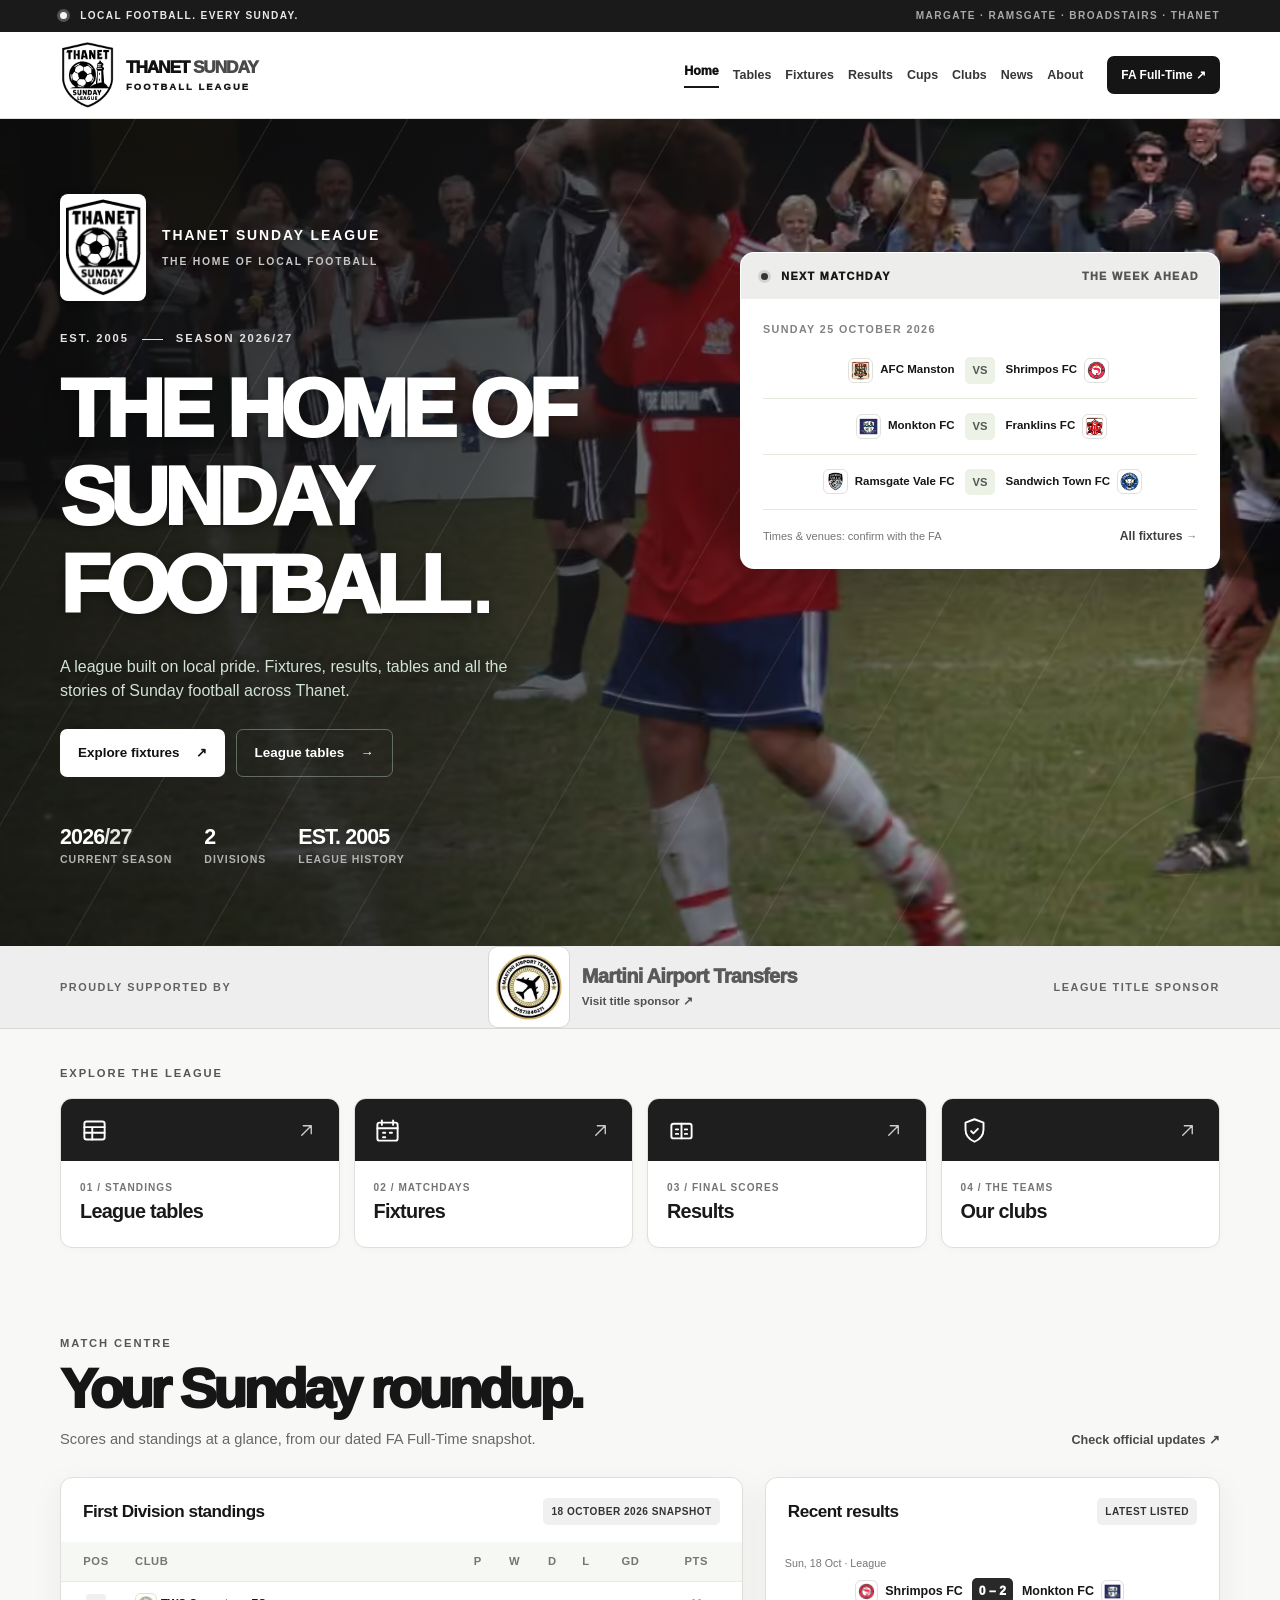
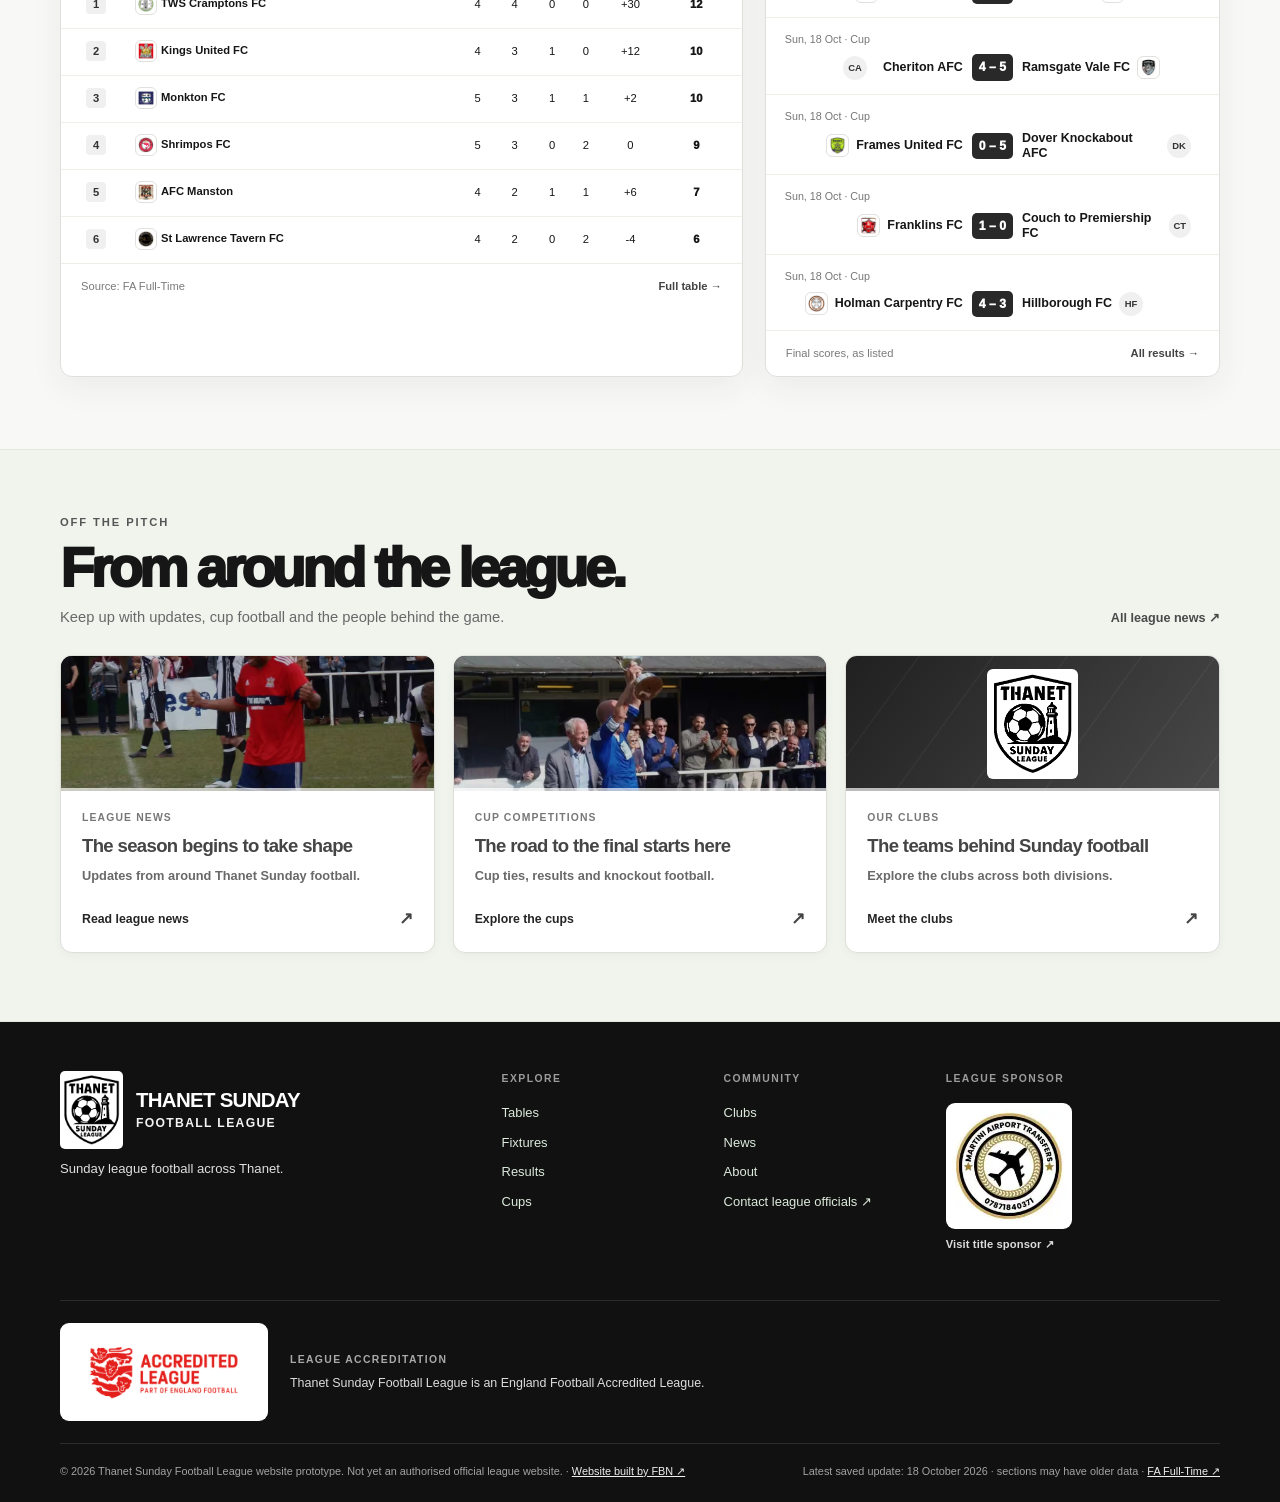
<file: index.html>
<!doctype html>
<html lang="en-GB">
<head>
  <meta charset="utf-8">
  <meta name="viewport" content="width=device-width, initial-scale=1">
  <meta name="theme-color" content="#141414">
  <meta name="description" content="Thanet Sunday Football League: league tables, match fixtures, results, cup competitions, teams and news. Sponsored by Martini Airport Transfers.">
  <meta property="og:title" content="Thanet Sunday Football League — 2026/27">
  <meta property="og:type" content="website">
  <title>Thanet Sunday Football League | 2026/27</title>
  <link rel="icon" type="image/svg+xml" href="./assets/thanet-league-badge.svg">
  <link rel="stylesheet" href="./styles.css?v=20261018-match-centre-v1">
  <script src="./data/league-data.js?v=20261018-cups-v1" defer></script>
  <script src="./site-v9.js?v=20261018-cups-v1" defer></script>
  <link rel="stylesheet" href="./accreditation.css?v=20261019-league-accreditation-v1">
  <link rel="stylesheet" href="./sponsor-logo.css?v=20261019-martini-logo-v1">
</head>
<body>
<a class="skip-link" href="#main">Skip to content</a>
<div class="topline"><div class="shell topinner"><span><span class="live-dot" aria-hidden="true"></span> LOCAL FOOTBALL. EVERY SUNDAY.</span><span class="top-location">MARGATE · RAMSGATE · BROADSTAIRS · THANET</span></div></div>
<header class="header">
  <div class="shell nav-shell">
    <a class="logo" href="./index.html" aria-label="Thanet Sunday Football League home">
      <img class="league-crest" src="./assets/thanet-league-badge.svg" alt="Thanet Sunday League crest" width="60" height="74">
      <span class="logo-copy"><strong>THANET <i>SUNDAY</i></strong><small>FOOTBALL LEAGUE</small></span>
    </a>
    <button class="menu-button" type="button" id="menu-button" aria-expanded="false" aria-controls="main-nav" aria-label="Toggle navigation"><span></span><span></span><span></span></button>
    <nav id="main-nav" class="nav" aria-label="Main menu">
      <a href="./index.html" aria-current="page">Home</a><a href="./tables.html">Tables</a><a href="./fixtures.html">Fixtures</a><a href="./results.html">Results</a><a href="./cups.html">Cups</a><a href="./clubs.html">Clubs</a><a href="./news.html">News</a><a href="./about.html">About</a>
    </nav>
    <a class="official-top" href="https://fulltime.thefa.com/index.html?league=391033232" target="_blank" rel="noopener noreferrer">FA Full-Time <span aria-hidden="true">↗</span></a>
  </div>
</header>
<main id="main">
<section class="hero" id="home" aria-labelledby="hero-title">
  <div class="shell hero-layout">
    <div class="hero-left"><div class="hero-crest-row"><img src="./assets/thanet-league-badge.svg" alt="Thanet Sunday League badge" width="104" height="129"><span>THANET SUNDAY LEAGUE<br><small>THE HOME OF LOCAL FOOTBALL</small></span></div>
      <p class="eyebrow light">EST. 2005 <span class="dash"></span> SEASON 2026/27</p>
      <h1 id="hero-title">THE HOME OF <span>SUNDAY</span> <span class="football-word">FOOTBALL<span class="hero-fullstop">.</span></span></h1>
      <p class="hero-sub">A league built on local pride. Fixtures, results, tables and all the stories of Sunday football across Thanet.</p>
      <div class="hero-buttons"><a class="button lime" href="./fixtures.html">Explore fixtures <span aria-hidden="true">↗</span></a><a class="button ghost" href="./tables.html">League tables <span aria-hidden="true">→</span></a></div>
      <div class="hero-numbers"><div><strong>2026<span>/27</span></strong><small>CURRENT SEASON</small></div><div><strong>2</strong><small>DIVISIONS</small></div><div><strong>EST. 2005</strong><small>LEAGUE HISTORY</small></div></div>
    </div>
    <div class="weekend-card" aria-label="Upcoming matchday preview">
      <div class="weekend-label"><span><span class="status-dot"></span> NEXT MATCHDAY</span><span>THE WEEK AHEAD</span></div>
      <div class="weekend-body"><p class="overline" id="hero-fixture-date">Upcoming fixtures</p><div id="hero-fixtures"><p class="empty">Loading the saved league snapshot… <a href="https://fulltime.thefa.com/index.html?league=391033232" target="_blank" rel="noopener noreferrer">FA Full-Time ↗</a></p></div><div class="card-bottom"><span>Times & venues: confirm with the FA</span><a href="./fixtures.html">All fixtures <span aria-hidden="true">→</span></a></div></div>
    </div>
  </div>
  <div class="hero-rings" aria-hidden="true"></div>
</section>
<div class="sponsor-ribbon"><div class="shell sponsor-ribbon-inner"><span class="sponsor-kicker">PROUDLY SUPPORTED BY</span><a href="https://www.martiniairporttransfers.co.uk/" target="_blank" rel="noopener noreferrer" class="sponsor-name sponsor-brand-link" aria-label="Visit Martini Airport Transfers, league title sponsor"><span class="sponsor-brand-image"><img src="./assets/martini-airport-transfers-logo.svg" alt="Martini Airport Transfers logo" width="82" height="82" decoding="async"></span><span class="sponsor-brand-copy"><strong>Martini Airport Transfers</strong><small>Visit title sponsor ↗</small></span></a><span class="sponsor-note">LEAGUE TITLE SPONSOR</span></div></div>
<section class="home-shortcuts section" aria-labelledby="browse-title"><div class="shell"><p class="eyebrow" id="browse-title">EXPLORE THE LEAGUE</p><div class="home-shortcuts-grid"><a class="home-shortcut" href="./tables.html" aria-label="View league tables"><span class="home-shortcut-top"><span class="home-shortcut-icon"><svg viewBox="0 0 24 24" width="25" height="25" fill="none" stroke="currentColor" stroke-width="1.7" stroke-linecap="round" stroke-linejoin="round" aria-hidden="true" focusable="false"><rect x="3" y="4" width="18" height="16" rx="2"/><path d="M3 9h18M3 14h18M10 9v11"/></svg></span><span class="home-shortcut-arrow"><svg viewBox="0 0 24 24" width="25" height="25" fill="none" stroke="currentColor" stroke-width="1.7" stroke-linecap="round" stroke-linejoin="round" aria-hidden="true" focusable="false"><path d="M6 18 18 6M8 6h10v10"/></svg></span></span><span class="home-shortcut-bottom"><span class="home-shortcut-label">01 / STANDINGS</span><strong>League tables</strong></span></a><a class="home-shortcut" href="./fixtures.html" aria-label="View upcoming fixtures"><span class="home-shortcut-top"><span class="home-shortcut-icon"><svg viewBox="0 0 24 24" width="25" height="25" fill="none" stroke="currentColor" stroke-width="1.7" stroke-linecap="round" stroke-linejoin="round" aria-hidden="true" focusable="false"><rect x="3" y="5" width="18" height="16" rx="2"/><path d="M7 3v4M17 3v4M3 10h18M8 14h2M14 14h2M8 18h2"/></svg></span><span class="home-shortcut-arrow"><svg viewBox="0 0 24 24" width="25" height="25" fill="none" stroke="currentColor" stroke-width="1.7" stroke-linecap="round" stroke-linejoin="round" aria-hidden="true" focusable="false"><path d="M6 18 18 6M8 6h10v10"/></svg></span></span><span class="home-shortcut-bottom"><span class="home-shortcut-label">02 / MATCHDAYS</span><strong>Fixtures</strong></span></a><a class="home-shortcut" href="./results.html" aria-label="View recent results"><span class="home-shortcut-top"><span class="home-shortcut-icon"><svg viewBox="0 0 24 24" width="25" height="25" fill="none" stroke="currentColor" stroke-width="1.7" stroke-linecap="round" stroke-linejoin="round" aria-hidden="true" focusable="false"><rect x="3" y="6" width="18" height="13" rx="2"/><path d="M12 6v13M7 11h2M7 15h2M15 11h2M15 15h2"/></svg></span><span class="home-shortcut-arrow"><svg viewBox="0 0 24 24" width="25" height="25" fill="none" stroke="currentColor" stroke-width="1.7" stroke-linecap="round" stroke-linejoin="round" aria-hidden="true" focusable="false"><path d="M6 18 18 6M8 6h10v10"/></svg></span></span><span class="home-shortcut-bottom"><span class="home-shortcut-label">03 / FINAL SCORES</span><strong>Results</strong></span></a><a class="home-shortcut" href="./clubs.html" aria-label="Browse league clubs"><span class="home-shortcut-top"><span class="home-shortcut-icon"><svg viewBox="0 0 24 24" width="25" height="25" fill="none" stroke="currentColor" stroke-width="1.7" stroke-linecap="round" stroke-linejoin="round" aria-hidden="true" focusable="false"><path d="M12 2 20 5v6c0 5.5-2.8 8.6-8 11-5.2-2.4-8-5.5-8-11V5l8-3Z"/><path d="M9 12.5l2 2 4-4"/></svg></span><span class="home-shortcut-arrow"><svg viewBox="0 0 24 24" width="25" height="25" fill="none" stroke="currentColor" stroke-width="1.7" stroke-linecap="round" stroke-linejoin="round" aria-hidden="true" focusable="false"><path d="M6 18 18 6M8 6h10v10"/></svg></span></span><span class="home-shortcut-bottom"><span class="home-shortcut-label">04 / THE TEAMS</span><strong>Our clubs</strong></span></a></div></div></section>
<section class="section" id="overview" aria-labelledby="overview-title"><div class="shell">
  <div class="section-heading"><div><p class="eyebrow">MATCH CENTRE</p><h2 id="overview-title">Your Sunday roundup.</h2><p>Scores and standings at a glance, from our dated FA Full-Time snapshot.</p></div><a class="text-link" href="https://fulltime.thefa.com/index.html?league=391033232" target="_blank" rel="noopener noreferrer">Check official updates ↗</a></div>
  <div class="overview-grid">
    <div class="panel"><div class="panel-head"><h3>First Division standings</h3><span class="tag" data-first-table-date>18 OCTOBER 2026 SNAPSHOT</span></div><div id="overview-table" class="table-wrap"><p class="empty">Loading the saved league snapshot… <a href="https://fulltime.thefa.com/index.html?league=391033232" target="_blank" rel="noopener noreferrer">FA Full-Time ↗</a></p></div><div class="panel-foot"><span>Source: FA Full-Time</span><a href="./tables.html">Full table →</a></div></div>
    <div class="panel"><div class="panel-head"><h3>Recent results</h3><span class="tag">LATEST LISTED</span></div><div id="overview-results"><p class="empty">Loading the saved league snapshot… <a href="https://fulltime.thefa.com/index.html?league=391033232" target="_blank" rel="noopener noreferrer">FA Full-Time ↗</a></p></div><div class="panel-foot"><span>Final scores, as listed</span><a href="./results.html">All results →</a></div></div>
  </div>
</div></section>
<section class="section section-tinted home-features" aria-labelledby="home-news-title">
<div class="shell">
  <div class="section-heading"><div><p class="eyebrow">OFF THE PITCH</p><h2 id="home-news-title">From around the league.</h2><p>Keep up with updates, cup football and the people behind the game.</p></div><a class="text-link" href="./news.html">All league news ↗</a></div>
  <div class="home-news-list">
    <a class="editorial-card feature-news" href="./news.html" aria-label="Read league news"><span class="editorial-media" aria-hidden="true"><span class="editorial-media-rule"></span></span><span class="editorial-content"><span class="editorial-category">LEAGUE NEWS</span><strong>The season begins to take shape</strong><span class="editorial-description">Updates from around Thanet Sunday football.</span><span class="editorial-cta">Read league news <span aria-hidden="true">↗</span></span></span></a>
    <a class="editorial-card feature-cups" href="./cups.html" aria-label="Explore the cups"><span class="editorial-media" aria-hidden="true"><span class="editorial-media-rule"></span></span><span class="editorial-content"><span class="editorial-category">CUP COMPETITIONS</span><strong>The road to the final starts here</strong><span class="editorial-description">Cup ties, results and knockout football.</span><span class="editorial-cta">Explore the cups <span aria-hidden="true">↗</span></span></span></a>
    <a class="editorial-card feature-clubs" href="./clubs.html" aria-label="Meet the clubs"><span class="editorial-media" aria-hidden="true"><img src="./assets/thanet-league-badge.svg" width="80" height="100" alt=""><span class="editorial-media-rule"></span></span><span class="editorial-content"><span class="editorial-category">OUR CLUBS</span><strong>The teams behind Sunday football</strong><span class="editorial-description">Explore the clubs across both divisions.</span><span class="editorial-cta">Meet the clubs <span aria-hidden="true">↗</span></span></span></a>
  </div>
</div>
</section>
</main>
<footer class="footer"><div class="shell footer-grid"><div><div class="footer-logo"><img src="./assets/thanet-league-badge.svg" alt="Thanet Sunday League badge" width="66" height="82"><strong>THANET SUNDAY<span class="footer-league-name">FOOTBALL LEAGUE</span></strong></div><p>Sunday league football across Thanet.</p></div><div><h3>EXPLORE</h3><a href="./tables.html">Tables</a><a href="./fixtures.html">Fixtures</a><a href="./results.html">Results</a><a href="./cups.html">Cups</a></div><div><h3>COMMUNITY</h3><a href="./clubs.html">Clubs</a><a href="./news.html">News</a><a href="./about.html">About</a><a href="https://fulltime.thefa.com/index.html?league=391033232" target="_blank" rel="noopener noreferrer">Contact league officials ↗</a></div><div><h3>LEAGUE SPONSOR</h3><a class="footer-sponsor footer-sponsor-logo" href="https://www.martiniairporttransfers.co.uk/" target="_blank" rel="noopener noreferrer" aria-label="Visit Martini Airport Transfers, league title sponsor"><span class="sponsor-logo-frame"><img src="./assets/martini-airport-transfers-logo.svg" width="126" height="126" alt="Martini Airport Transfers logo" loading="lazy" decoding="async"></span><span class="sponsor-visit">Visit title sponsor ↗</span></a></div></div><div class="shell league-accreditation-row" aria-label="League accreditation"><div class="league-accreditation-mark"><img src="./assets/england-football-accredited-league.svg" width="185" height="80" alt="Accredited League — Part of England Football" loading="lazy" decoding="async"></div><div class="league-accreditation-copy"><span class="league-accreditation-kicker">LEAGUE ACCREDITATION</span><p>Thanet Sunday Football League is an England Football Accredited League.</p></div></div><div class="shell footer-bottom"><span>© <span id="year">2026</span> Thanet Sunday Football League website prototype. Not yet an authorised official league website. <span class="footer-builder-credit">· <a href="https://www.footballbuyingnetwork.co.uk" target="_blank" rel="noopener noreferrer" aria-label="Visit Football Buying Network — website built by FBN">Website built by FBN ↗</a></span></span><span><span data-league-update>Saved data · 18 October 2026</span> · <a href="https://fulltime.thefa.com/index.html?league=391033232" target="_blank" rel="noopener noreferrer">FA Full-Time ↗</a></span></div></footer>
</body>
</html>
</file>
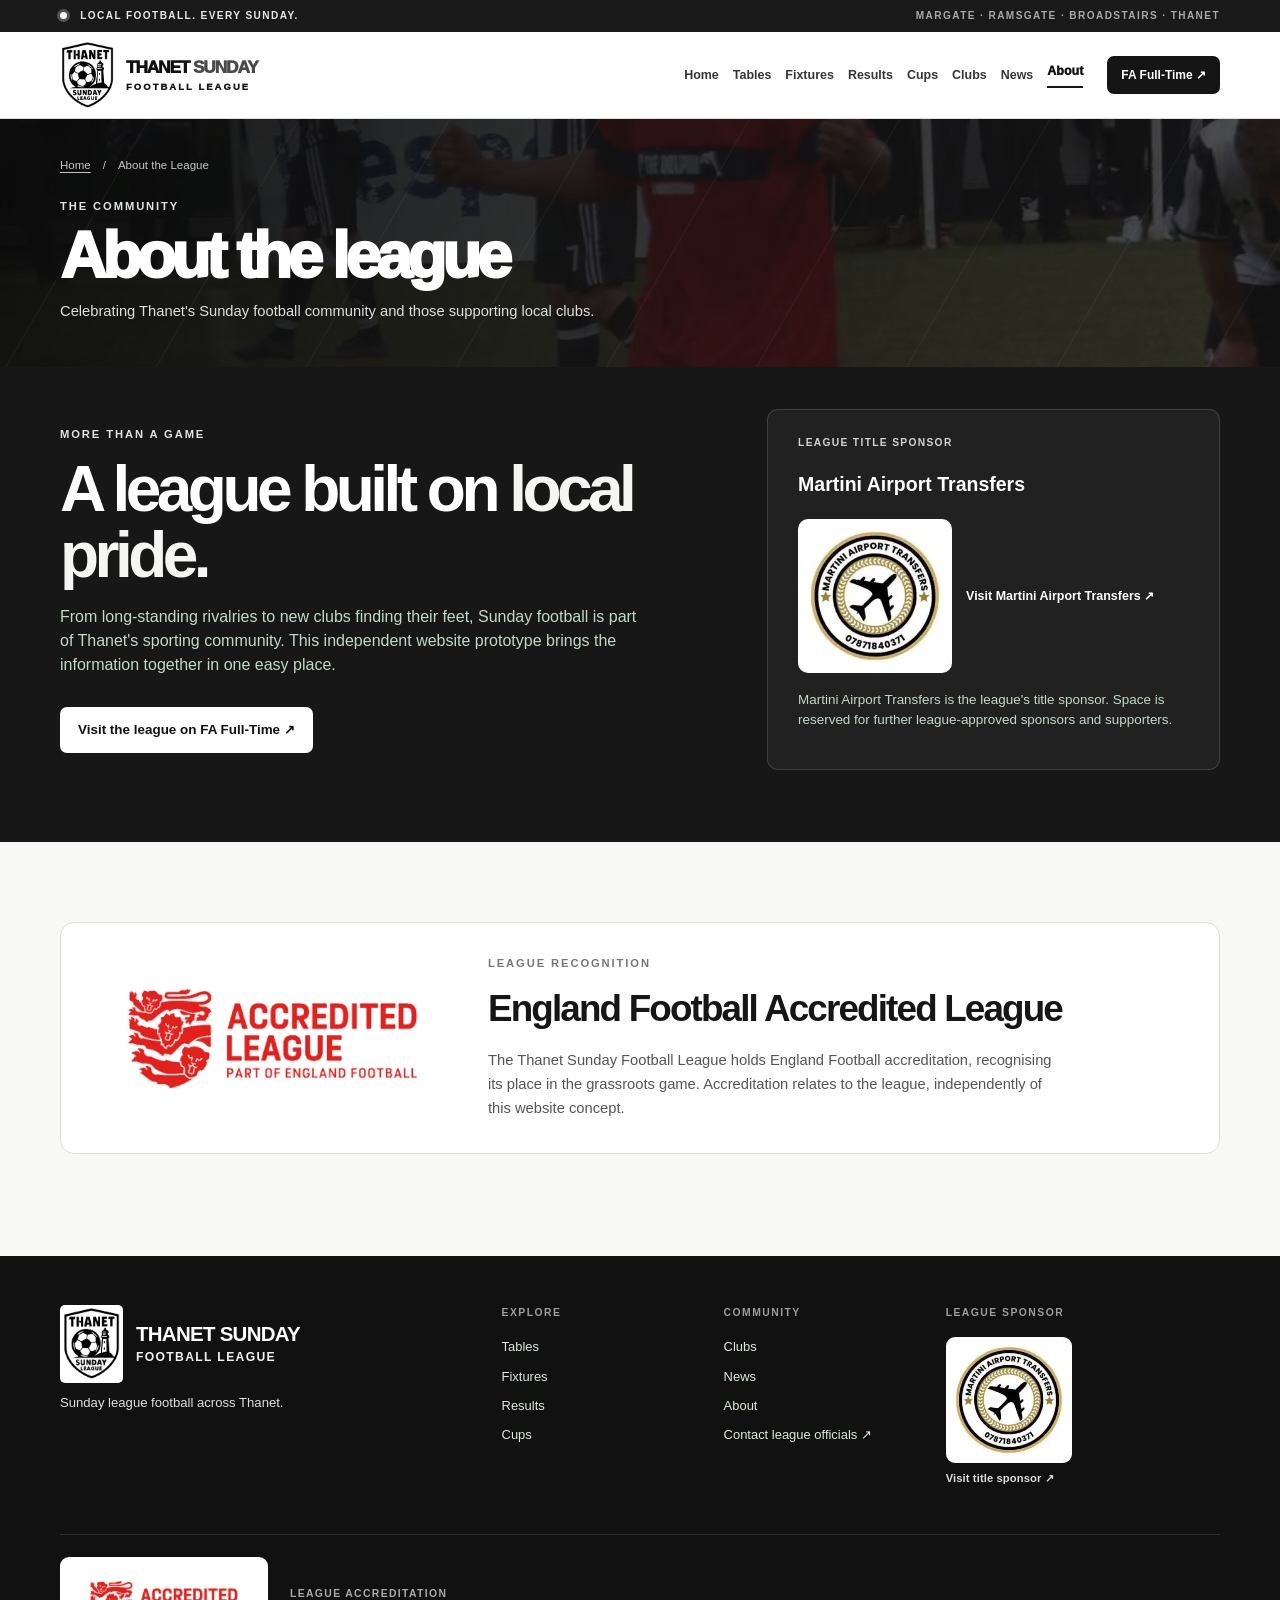
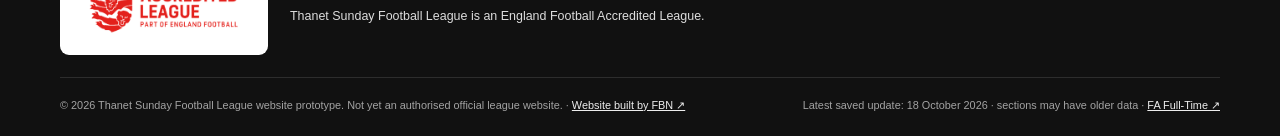
<file: about.html>
<!doctype html>
<html lang="en-GB">
<head>
  <meta charset="utf-8">
  <meta name="viewport" content="width=device-width, initial-scale=1">
  <meta name="theme-color" content="#141414">
  <meta name="description" content="Celebrating Thanet's Sunday football community and those supporting local clubs.">
  <meta property="og:title" content="Thanet Sunday Football League — 2026/27">
  <meta property="og:type" content="website">
  <title>About the League | Thanet Sunday Football League</title>
  <link rel="icon" type="image/svg+xml" href="./assets/thanet-league-badge.svg">
  <link rel="stylesheet" href="./styles.css?v=20261018-match-centre-v1">
  <script src="./data/league-data.js?v=20261018-cups-v1" defer></script>
  <script src="./site-v9.js?v=20261018-cups-v1" defer></script>
  <link rel="stylesheet" href="./accreditation.css?v=20261019-league-accreditation-v1">
  <link rel="stylesheet" href="./sponsor-logo.css?v=20261019-martini-logo-v1">
</head>
<body>
<a class="skip-link" href="#main">Skip to content</a>
<div class="topline"><div class="shell topinner"><span><span class="live-dot" aria-hidden="true"></span> LOCAL FOOTBALL. EVERY SUNDAY.</span><span class="top-location">MARGATE · RAMSGATE · BROADSTAIRS · THANET</span></div></div>
<header class="header">
  <div class="shell nav-shell">
    <a class="logo" href="./index.html" aria-label="Thanet Sunday Football League home">
      <img class="league-crest" src="./assets/thanet-league-badge.svg" alt="Thanet Sunday League crest" width="60" height="74">
      <span class="logo-copy"><strong>THANET <i>SUNDAY</i></strong><small>FOOTBALL LEAGUE</small></span>
    </a>
    <button class="menu-button" type="button" id="menu-button" aria-expanded="false" aria-controls="main-nav" aria-label="Toggle navigation"><span></span><span></span><span></span></button>
    <nav id="main-nav" class="nav" aria-label="Main menu">
      <a href="./index.html">Home</a><a href="./tables.html">Tables</a><a href="./fixtures.html">Fixtures</a><a href="./results.html">Results</a><a href="./cups.html">Cups</a><a href="./clubs.html">Clubs</a><a href="./news.html">News</a><a href="./about.html" aria-current="page">About</a>
    </nav>
    <a class="official-top" href="https://fulltime.thefa.com/index.html?league=391033232" target="_blank" rel="noopener noreferrer">FA Full-Time <span aria-hidden="true">↗</span></a>
  </div>
</header>
<main id="main">
<section class="page-hero" aria-labelledby="page-title"><div class="shell page-hero-inner"><nav class="breadcrumbs" aria-label="Breadcrumb"><a href="./index.html">Home</a><span aria-hidden="true">/</span><span>About the League</span></nav><p class="eyebrow light">THE COMMUNITY</p><h1 id="page-title">About the league</h1><p>Celebrating Thanet's Sunday football community and those supporting local clubs.</p></div></section>
<section class="section about-section" id="about" aria-labelledby="about-title"><div class="shell about-grid"><div><p class="eyebrow light">MORE THAN A GAME</p><h2 id="about-title">A league built on <span>local pride.</span></h2><p>From long-standing rivalries to new clubs finding their feet, Sunday football is part of Thanet's sporting community. This independent website prototype brings the information together in one easy place.</p><a class="button lime" href="https://fulltime.thefa.com/index.html?league=391033232" target="_blank" rel="noopener noreferrer">Visit the league on FA Full-Time ↗</a></div><div class="about-side"><span class="sponsor-eyebrow">LEAGUE TITLE SPONSOR</span><h3>Martini Airport Transfers</h3><a class="about-sponsor-link" href="https://www.martiniairporttransfers.co.uk/" target="_blank" rel="noopener noreferrer" aria-label="Visit Martini Airport Transfers, league title sponsor"><span class="about-sponsor-logo"><img src="./assets/martini-airport-transfers-logo.svg" width="154" height="154" alt="Martini Airport Transfers logo" loading="lazy" decoding="async"></span><span class="about-sponsor-visit">Visit Martini Airport Transfers ↗</span></a><p>Martini Airport Transfers is the league's title sponsor. Space is reserved for further league-approved sponsors and supporters.</p></div></div></section>
<section class="section" aria-labelledby="fa-accreditation-heading"><div class="shell"><div class="fa-accreditation-about"><img src="./assets/england-football-accredited-league.svg" width="360" height="155" alt="Accredited League — Part of England Football" loading="lazy" decoding="async"><div><p class="eyebrow">LEAGUE RECOGNITION</p><h2 id="fa-accreditation-heading">England Football Accredited League</h2><p>The Thanet Sunday Football League holds England Football accreditation, recognising its place in the grassroots game. Accreditation relates to the league, independently of this website concept.</p></div></div></div></section></main>
<footer class="footer"><div class="shell footer-grid"><div><div class="footer-logo"><img src="./assets/thanet-league-badge.svg" alt="Thanet Sunday League badge" width="66" height="82"><strong>THANET SUNDAY<span class="footer-league-name">FOOTBALL LEAGUE</span></strong></div><p>Sunday league football across Thanet.</p></div><div><h3>EXPLORE</h3><a href="./tables.html">Tables</a><a href="./fixtures.html">Fixtures</a><a href="./results.html">Results</a><a href="./cups.html">Cups</a></div><div><h3>COMMUNITY</h3><a href="./clubs.html">Clubs</a><a href="./news.html">News</a><a href="./about.html">About</a><a href="https://fulltime.thefa.com/index.html?league=391033232" target="_blank" rel="noopener noreferrer">Contact league officials ↗</a></div><div><h3>LEAGUE SPONSOR</h3><a class="footer-sponsor footer-sponsor-logo" href="https://www.martiniairporttransfers.co.uk/" target="_blank" rel="noopener noreferrer" aria-label="Visit Martini Airport Transfers, league title sponsor"><span class="sponsor-logo-frame"><img src="./assets/martini-airport-transfers-logo.svg" width="126" height="126" alt="Martini Airport Transfers logo" loading="lazy" decoding="async"></span><span class="sponsor-visit">Visit title sponsor ↗</span></a></div></div><div class="shell league-accreditation-row" aria-label="League accreditation"><div class="league-accreditation-mark"><img src="./assets/england-football-accredited-league.svg" width="185" height="80" alt="Accredited League — Part of England Football" loading="lazy" decoding="async"></div><div class="league-accreditation-copy"><span class="league-accreditation-kicker">LEAGUE ACCREDITATION</span><p>Thanet Sunday Football League is an England Football Accredited League.</p></div></div><div class="shell footer-bottom"><span>© <span id="year">2026</span> Thanet Sunday Football League website prototype. Not yet an authorised official league website. <span class="footer-builder-credit">· <a href="https://www.footballbuyingnetwork.co.uk" target="_blank" rel="noopener noreferrer" aria-label="Visit Football Buying Network — website built by FBN">Website built by FBN ↗</a></span></span><span><span data-league-update>Saved data · 18 October 2026</span> · <a href="https://fulltime.thefa.com/index.html?league=391033232" target="_blank" rel="noopener noreferrer">FA Full-Time ↗</a></span></div></footer>
</body>
</html>
</file>
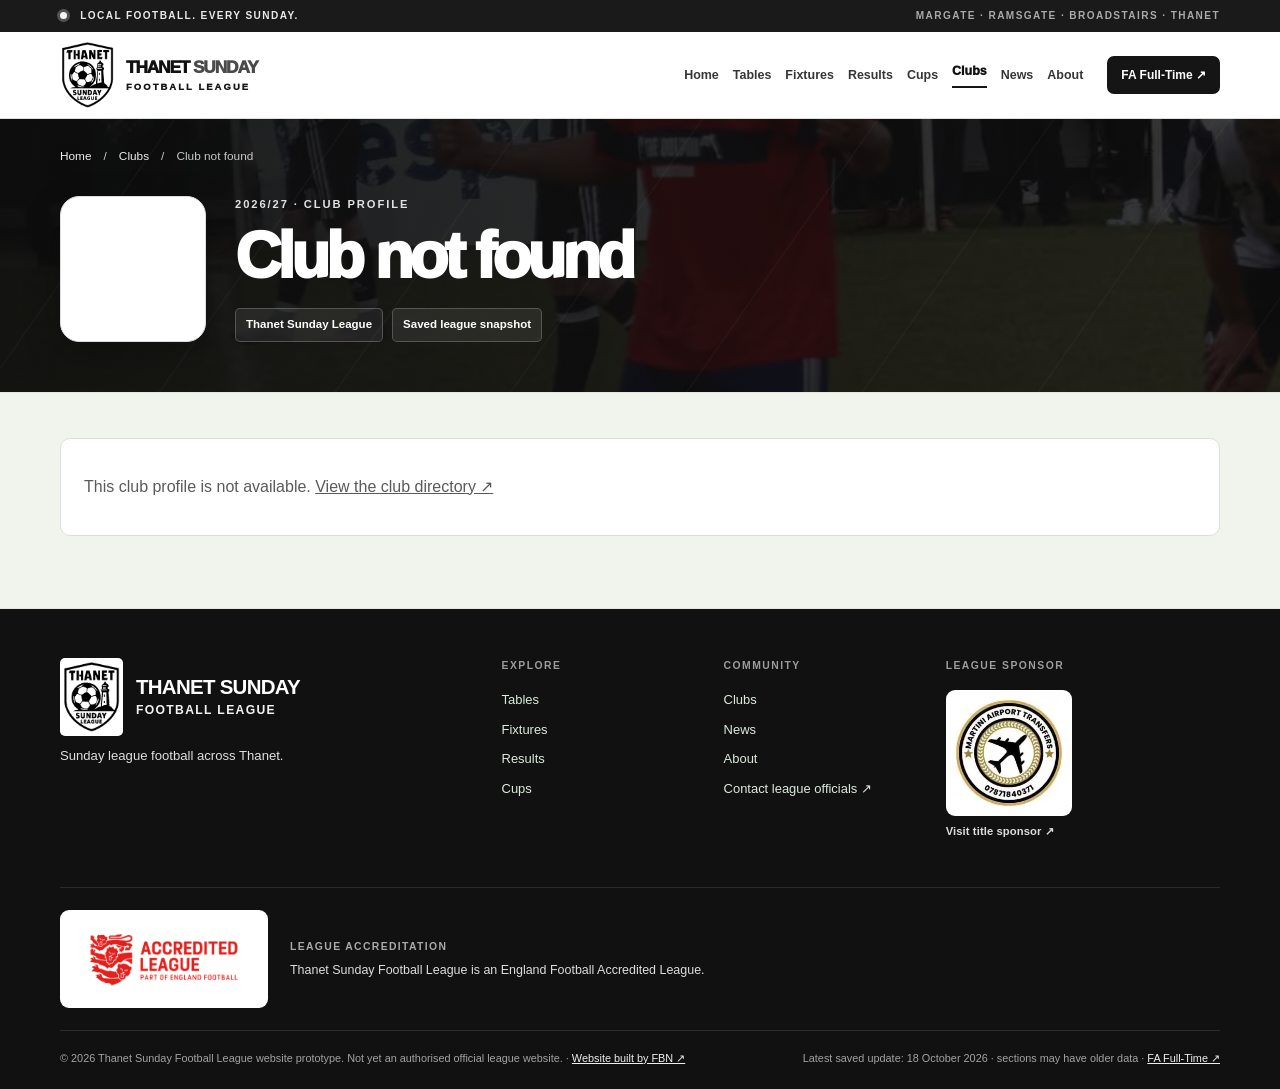
<file: club.html>
<!doctype html>
<html lang="en-GB">
<head>
  <meta charset="utf-8">
  <meta name="viewport" content="width=device-width, initial-scale=1">
  <meta name="theme-color" content="#141414">
  <meta name="description" content="Club profile, fixtures, results, league position and recorded form in the 2026/27 Thanet Sunday Football League.">
  <meta property="og:title" content="Thanet Sunday Football League — 2026/27">
  <meta property="og:type" content="website">
  <title>Club Profile | Thanet Sunday Football League</title>
  <link rel="icon" type="image/svg+xml" href="./assets/thanet-league-badge.svg">
  <link rel="stylesheet" href="./styles.css?v=20261018-match-centre-v1">
  <script src="./data/league-data.js?v=20261018-cups-v1" defer></script>
  <script src="./site-v9.js?v=20261018-cups-v1" defer></script>
  <script src="./club-profile.js?v=20261018-verified-updates-v1" defer></script>
  <link rel="stylesheet" href="./accreditation.css?v=20261019-league-accreditation-v1">
  <link rel="stylesheet" href="./sponsor-logo.css?v=20261019-martini-logo-v1">
</head>
<body>
<a class="skip-link" href="#main">Skip to content</a>
<div class="topline"><div class="shell topinner"><span><span class="live-dot" aria-hidden="true"></span> LOCAL FOOTBALL. EVERY SUNDAY.</span><span class="top-location">MARGATE · RAMSGATE · BROADSTAIRS · THANET</span></div></div>
<header class="header">
  <div class="shell nav-shell">
    <a class="logo" href="./index.html" aria-label="Thanet Sunday Football League home">
      <img class="league-crest" src="./assets/thanet-league-badge.svg" alt="Thanet Sunday League crest" width="60" height="74">
      <span class="logo-copy"><strong>THANET <i>SUNDAY</i></strong><small>FOOTBALL LEAGUE</small></span>
    </a>
    <button class="menu-button" type="button" id="menu-button" aria-expanded="false" aria-controls="main-nav" aria-label="Toggle navigation"><span></span><span></span><span></span></button>
    <nav id="main-nav" class="nav" aria-label="Main menu">
      <a href="./index.html">Home</a><a href="./tables.html">Tables</a><a href="./fixtures.html">Fixtures</a><a href="./results.html">Results</a><a href="./cups.html">Cups</a><a href="./clubs.html" aria-current="page">Clubs</a><a href="./news.html">News</a><a href="./about.html">About</a>
    </nav>
    <a class="official-top" href="https://fulltime.thefa.com/index.html?league=391033232" target="_blank" rel="noopener noreferrer">FA Full-Time <span aria-hidden="true">↗</span></a>
  </div>
</header>
<main id="main">
<section class="profile-hero" aria-labelledby="profile-title">
  <div class="shell">
    <nav class="breadcrumbs" aria-label="Breadcrumb"><a href="./index.html">Home</a><span aria-hidden="true">/</span><a href="./clubs.html">Clubs</a><span aria-hidden="true">/</span><span id="profile-breadcrumb">Club profile</span></nav>
    <div class="profile-identity">
      <div id="profile-crest" class="profile-large-badge" aria-hidden="true"><span>FC</span></div>
      <div class="profile-identity-copy">
        <p class="eyebrow light">2026/27 · CLUB PROFILE</p>
        <h1 id="profile-title">Loading club…</h1>
        <div class="profile-chips"><span id="profile-division">Thanet Sunday League</span><span id="profile-snapshot-date">Saved league snapshot</span></div>
      </div>
    </div>
  </div>
</section>
<section class="section section-tinted profile-content" aria-label="Club information">
  <div class="shell">
    <div id="profile-status" class="profile-status" role="status">Loading the club's recorded information…</div>
    <div id="profile-content" hidden>
      <div class="profile-section-heading"><div><p class="eyebrow">SEASON 2026/27</p><h2>Club overview.</h2></div><a href="./tables.html" class="text-link">League tables ↗</a></div>
      <div id="profile-stats" class="profile-stats"></div>
      <div class="profile-main-grid">
        <section class="profile-panel" aria-labelledby="profile-fixtures-title">
          <header class="profile-panel-head"><div><p class="eyebrow">COMING UP</p><h2 id="profile-fixtures-title">Upcoming fixtures</h2></div><a href="./fixtures.html">All fixtures ↗</a></header>
          <div id="profile-fixtures" class="profile-match-list"></div>
        </section>
        <section class="profile-panel" aria-labelledby="profile-results-title">
          <header class="profile-panel-head"><div><p class="eyebrow">FINAL WHISTLE</p><h2 id="profile-results-title">Recent results</h2></div><a href="./results.html">All results ↗</a></header>
          <div id="profile-results" class="profile-match-list"></div>
        </section>
      </div>
      <div class="profile-lower-grid">
        <section class="profile-panel" aria-labelledby="profile-form-title">
          <header class="profile-panel-head"><div><p class="eyebrow">RECORDED LEAGUE RESULTS</p><h2 id="profile-form-title">Recent form</h2></div></header>
          <div id="profile-form" class="profile-form"></div>
          <p class="profile-footnote">Based only on league match results included in this saved snapshot, not the full season.</p>
        </section>
        <section class="profile-panel" aria-labelledby="profile-about-title">
          <header class="profile-panel-head"><div><p class="eyebrow">THE CLUB</p><h2 id="profile-about-title">Club information</h2></div></header>
          <div id="profile-details" class="profile-details"></div>
          <p class="profile-footnote">Additional club details will appear here when confirmed by the club or league.</p>
        </section>
      </div>
      <div class="profile-bottom"><a href="./clubs.html" class="btn btn-light">← Back to all clubs</a><a href="https://fulltime.thefa.com/index.html?league=391033232" target="_blank" rel="noopener noreferrer">Check latest FA Full-Time data ↗</a></div>
    </div>
  </div>
</section>
</main>
<footer class="footer"><div class="shell footer-grid"><div><div class="footer-logo"><img src="./assets/thanet-league-badge.svg" alt="Thanet Sunday League badge" width="66" height="82"><strong>THANET SUNDAY<span class="footer-league-name">FOOTBALL LEAGUE</span></strong></div><p>Sunday league football across Thanet.</p></div><div><h3>EXPLORE</h3><a href="./tables.html">Tables</a><a href="./fixtures.html">Fixtures</a><a href="./results.html">Results</a><a href="./cups.html">Cups</a></div><div><h3>COMMUNITY</h3><a href="./clubs.html">Clubs</a><a href="./news.html">News</a><a href="./about.html">About</a><a href="https://fulltime.thefa.com/index.html?league=391033232" target="_blank" rel="noopener noreferrer">Contact league officials ↗</a></div><div><h3>LEAGUE SPONSOR</h3><a class="footer-sponsor footer-sponsor-logo" href="https://www.martiniairporttransfers.co.uk/" target="_blank" rel="noopener noreferrer" aria-label="Visit Martini Airport Transfers, league title sponsor"><span class="sponsor-logo-frame"><img src="./assets/martini-airport-transfers-logo.svg" width="126" height="126" alt="Martini Airport Transfers logo" loading="lazy" decoding="async"></span><span class="sponsor-visit">Visit title sponsor ↗</span></a></div></div><div class="shell league-accreditation-row" aria-label="League accreditation"><div class="league-accreditation-mark"><img src="./assets/england-football-accredited-league.svg" width="185" height="80" alt="Accredited League — Part of England Football" loading="lazy" decoding="async"></div><div class="league-accreditation-copy"><span class="league-accreditation-kicker">LEAGUE ACCREDITATION</span><p>Thanet Sunday Football League is an England Football Accredited League.</p></div></div><div class="shell footer-bottom"><span>© <span id="year">2026</span> Thanet Sunday Football League website prototype. Not yet an authorised official league website. <span class="footer-builder-credit">· <a href="https://www.footballbuyingnetwork.co.uk" target="_blank" rel="noopener noreferrer" aria-label="Visit Football Buying Network — website built by FBN">Website built by FBN ↗</a></span></span><span><span data-league-update>Saved data · 18 October 2026</span> · <a href="https://fulltime.thefa.com/index.html?league=391033232" target="_blank" rel="noopener noreferrer">FA Full-Time ↗</a></span></div></footer>
</body>
</html>
</file>
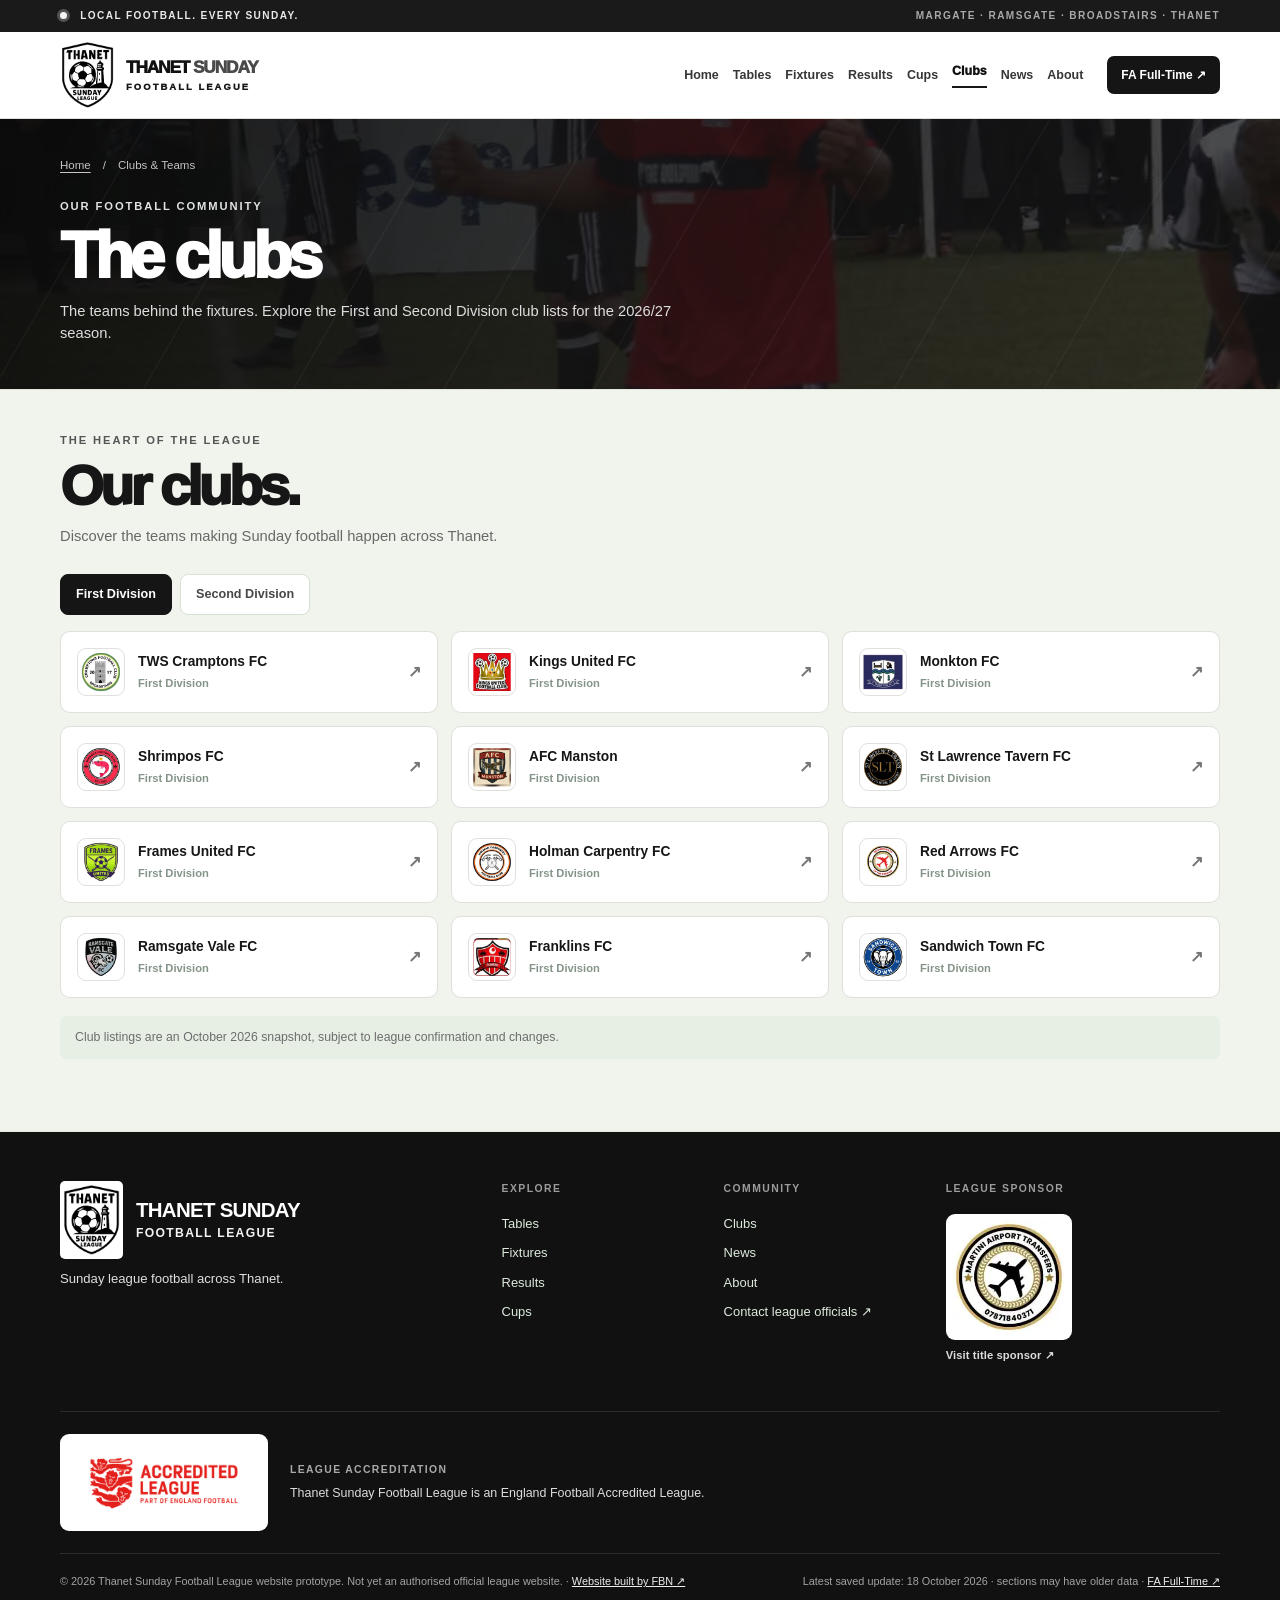
<file: clubs.html>
<!doctype html>
<html lang="en-GB">
<head>
  <meta charset="utf-8">
  <meta name="viewport" content="width=device-width, initial-scale=1">
  <meta name="theme-color" content="#141414">
  <meta name="description" content="The teams behind the fixtures. Explore the First and Second Division club lists for the 2026/27 season.">
  <meta property="og:title" content="Thanet Sunday Football League — 2026/27">
  <meta property="og:type" content="website">
  <title>Clubs & Teams | Thanet Sunday Football League</title>
  <link rel="icon" type="image/svg+xml" href="./assets/thanet-league-badge.svg">
  <link rel="stylesheet" href="./styles.css?v=20261018-match-centre-v1">
  <script src="./data/league-data.js?v=20261018-cups-v1" defer></script>
  <script src="./site-v9.js?v=20261018-cups-v1" defer></script>
  <link rel="stylesheet" href="./accreditation.css?v=20261019-league-accreditation-v1">
  <link rel="stylesheet" href="./sponsor-logo.css?v=20261019-martini-logo-v1">
</head>
<body>
<a class="skip-link" href="#main">Skip to content</a>
<div class="topline"><div class="shell topinner"><span><span class="live-dot" aria-hidden="true"></span> LOCAL FOOTBALL. EVERY SUNDAY.</span><span class="top-location">MARGATE · RAMSGATE · BROADSTAIRS · THANET</span></div></div>
<header class="header">
  <div class="shell nav-shell">
    <a class="logo" href="./index.html" aria-label="Thanet Sunday Football League home">
      <img class="league-crest" src="./assets/thanet-league-badge.svg" alt="Thanet Sunday League crest" width="60" height="74">
      <span class="logo-copy"><strong>THANET <i>SUNDAY</i></strong><small>FOOTBALL LEAGUE</small></span>
    </a>
    <button class="menu-button" type="button" id="menu-button" aria-expanded="false" aria-controls="main-nav" aria-label="Toggle navigation"><span></span><span></span><span></span></button>
    <nav id="main-nav" class="nav" aria-label="Main menu">
      <a href="./index.html">Home</a><a href="./tables.html">Tables</a><a href="./fixtures.html">Fixtures</a><a href="./results.html">Results</a><a href="./cups.html">Cups</a><a href="./clubs.html" aria-current="page">Clubs</a><a href="./news.html">News</a><a href="./about.html">About</a>
    </nav>
    <a class="official-top" href="https://fulltime.thefa.com/index.html?league=391033232" target="_blank" rel="noopener noreferrer">FA Full-Time <span aria-hidden="true">↗</span></a>
  </div>
</header>
<main id="main">
<section class="page-hero" aria-labelledby="page-title"><div class="shell page-hero-inner"><nav class="breadcrumbs" aria-label="Breadcrumb"><a href="./index.html">Home</a><span aria-hidden="true">/</span><span>Clubs & Teams</span></nav><p class="eyebrow light">OUR FOOTBALL COMMUNITY</p><h1 id="page-title">The clubs</h1><p>The teams behind the fixtures. Explore the First and Second Division club lists for the 2026/27 season.</p></div></section>
<section class="section section-tinted" id="clubs" aria-labelledby="clubs-title"><div class="shell">
  <div class="section-heading"><div><p class="eyebrow">THE HEART OF THE LEAGUE</p><h2 id="clubs-title">Our clubs.</h2><p>Discover the teams making Sunday football happen across Thanet.</p></div></div>
  <div class="tabs" role="group" aria-label="Club division filter"><button class="tab active" data-clubs="first" type="button" aria-pressed="true">First Division</button><button class="tab" data-clubs="second" type="button" aria-pressed="false">Second Division</button></div>
  <div id="clubs-grid" class="clubs-grid"><p class="empty">Loading the saved league snapshot… <a href="https://fulltime.thefa.com/index.html?league=391033232" target="_blank" rel="noopener noreferrer">FA Full-Time ↗</a></p></div><p class="data-note">Club listings are an October 2026 snapshot, subject to league confirmation and changes.</p>
</div></section>
</main>
<footer class="footer"><div class="shell footer-grid"><div><div class="footer-logo"><img src="./assets/thanet-league-badge.svg" alt="Thanet Sunday League badge" width="66" height="82"><strong>THANET SUNDAY<span class="footer-league-name">FOOTBALL LEAGUE</span></strong></div><p>Sunday league football across Thanet.</p></div><div><h3>EXPLORE</h3><a href="./tables.html">Tables</a><a href="./fixtures.html">Fixtures</a><a href="./results.html">Results</a><a href="./cups.html">Cups</a></div><div><h3>COMMUNITY</h3><a href="./clubs.html">Clubs</a><a href="./news.html">News</a><a href="./about.html">About</a><a href="https://fulltime.thefa.com/index.html?league=391033232" target="_blank" rel="noopener noreferrer">Contact league officials ↗</a></div><div><h3>LEAGUE SPONSOR</h3><a class="footer-sponsor footer-sponsor-logo" href="https://www.martiniairporttransfers.co.uk/" target="_blank" rel="noopener noreferrer" aria-label="Visit Martini Airport Transfers, league title sponsor"><span class="sponsor-logo-frame"><img src="./assets/martini-airport-transfers-logo.svg" width="126" height="126" alt="Martini Airport Transfers logo" loading="lazy" decoding="async"></span><span class="sponsor-visit">Visit title sponsor ↗</span></a></div></div><div class="shell league-accreditation-row" aria-label="League accreditation"><div class="league-accreditation-mark"><img src="./assets/england-football-accredited-league.svg" width="185" height="80" alt="Accredited League — Part of England Football" loading="lazy" decoding="async"></div><div class="league-accreditation-copy"><span class="league-accreditation-kicker">LEAGUE ACCREDITATION</span><p>Thanet Sunday Football League is an England Football Accredited League.</p></div></div><div class="shell footer-bottom"><span>© <span id="year">2026</span> Thanet Sunday Football League website prototype. Not yet an authorised official league website. <span class="footer-builder-credit">· <a href="https://www.footballbuyingnetwork.co.uk" target="_blank" rel="noopener noreferrer" aria-label="Visit Football Buying Network — website built by FBN">Website built by FBN ↗</a></span></span><span><span data-league-update>Saved data · 18 October 2026</span> · <a href="https://fulltime.thefa.com/index.html?league=391033232" target="_blank" rel="noopener noreferrer">FA Full-Time ↗</a></span></div></footer>
</body>
</html>
</file>
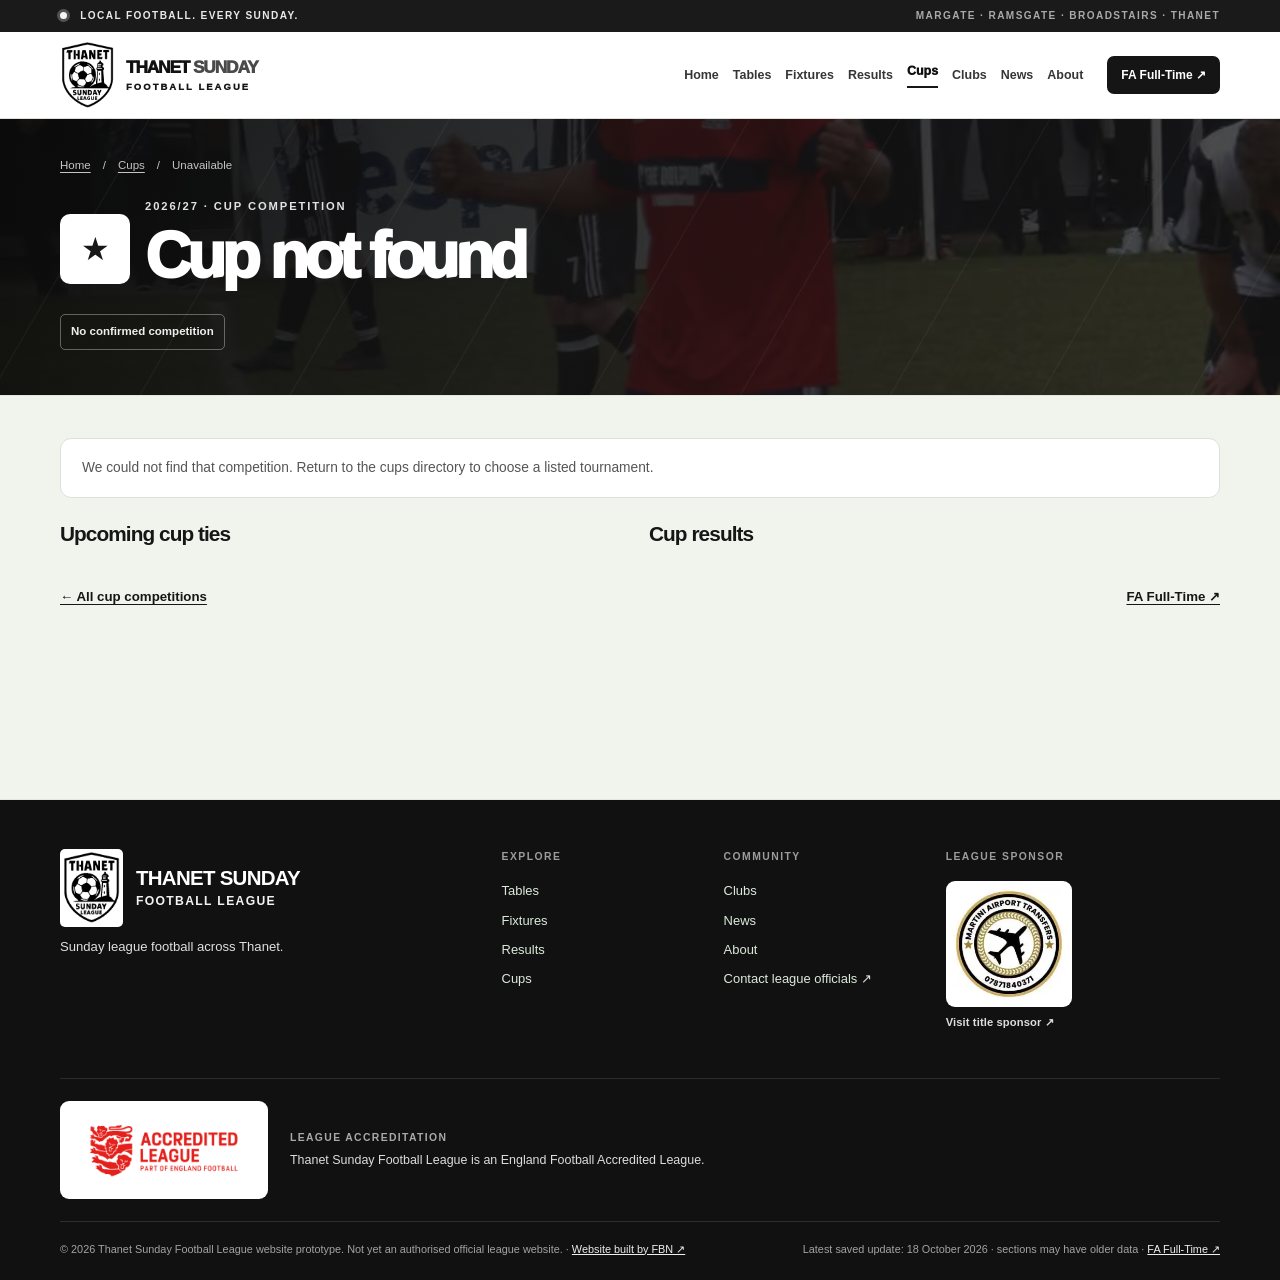
<file: cup.html>
<!doctype html>
<html lang="en-GB">
<head>
  <meta charset="utf-8">
  <meta name="viewport" content="width=device-width, initial-scale=1">
  <meta name="theme-color" content="#141414">
  <meta name="description" content="2026/27 Thanet Sunday Football League cup competition and available recorded cup fixtures and results.">
  <meta property="og:title" content="Thanet Sunday Football League — 2026/27">
  <meta property="og:type" content="website">
  <title>Cup Competition | Thanet Sunday Football League</title>
  <link rel="icon" type="image/svg+xml" href="./assets/thanet-league-badge.svg">
  <link rel="stylesheet" href="./styles.css?v=20261018-cups-v1">
  <script src="./data/league-data.js?v=20261018-cups-v1" defer></script>
  <script src="./site-v9.js?v=20261018-cups-v1" defer></script>
  <script src="./cup-detail.js?v=20261018-cups-v1" defer></script>
  <link rel="stylesheet" href="./cup-layout.css?v=20261018-cups-v1">
  <link rel="stylesheet" href="./accreditation.css?v=20261019-league-accreditation-v1">
  <link rel="stylesheet" href="./sponsor-logo.css?v=20261019-martini-logo-v1">
</head>
<body>
<a class="skip-link" href="#main">Skip to content</a>
<div class="topline"><div class="shell topinner"><span><span class="live-dot" aria-hidden="true"></span> LOCAL FOOTBALL. EVERY SUNDAY.</span><span class="top-location">MARGATE · RAMSGATE · BROADSTAIRS · THANET</span></div></div>
<header class="header">
  <div class="shell nav-shell">
    <a class="logo" href="./index.html" aria-label="Thanet Sunday Football League home">
      <img class="league-crest" src="./assets/thanet-league-badge.svg" alt="Thanet Sunday League crest" width="60" height="74">
      <span class="logo-copy"><strong>THANET <i>SUNDAY</i></strong><small>FOOTBALL LEAGUE</small></span>
    </a>
    <button class="menu-button" type="button" id="menu-button" aria-expanded="false" aria-controls="main-nav" aria-label="Toggle navigation"><span></span><span></span><span></span></button>
    <nav id="main-nav" class="nav" aria-label="Main menu">
      <a href="./index.html">Home</a><a href="./tables.html">Tables</a><a href="./fixtures.html">Fixtures</a><a href="./results.html">Results</a><a href="./cups.html" aria-current="page">Cups</a><a href="./clubs.html">Clubs</a><a href="./news.html">News</a><a href="./about.html">About</a>
    </nav>
    <a class="official-top" href="https://fulltime.thefa.com/index.html?league=391033232" target="_blank" rel="noopener noreferrer">FA Full-Time <span aria-hidden="true">↗</span></a>
  </div>
</header>
<main id="main">
<section class="page-hero" aria-labelledby="cup-name"><div class="shell page-hero-inner">
 <nav class="breadcrumbs" aria-label="Breadcrumb"><a href="./index.html">Home</a><span>/</span><a href="./cups.html">Cups</a><span>/</span><span id="cup-crumb">Competition</span></nav>
 <div class="cup-identity"><span class="cup-emblem" aria-hidden="true">★</span><div><p class="eyebrow light">2026/27 · CUP COMPETITION</p><h1 id="cup-name">Loading competition…</h1></div></div>
 <span class="cup-status" id="cup-verification">Saved competition record</span>
</div></section>
<section class="section section-tinted"><div class="shell">
 <p class="cup-summary" id="cup-description">Loading competition information…</p>
 <div id="cup-match-sections" class="cup-match-group" hidden>
  <section class="cup-match-panel" aria-labelledby="cup-fixtures-title"><h2 id="cup-fixtures-title">Upcoming cup ties</h2><div id="cup-fixtures" class="match-grid"></div></section>
  <section class="cup-match-panel" aria-labelledby="cup-results-title"><h2 id="cup-results-title">Cup results</h2><div id="cup-match-results" class="match-grid"></div></section>
 </div>
 <nav class="cup-return"><a href="./cups.html">← All cup competitions</a><a href="https://fulltime.thefa.com/index.html?league=391033232" target="_blank" rel="noopener noreferrer">FA Full-Time ↗</a></nav>
</div></section>
</main>
<footer class="footer"><div class="shell footer-grid"><div><div class="footer-logo"><img src="./assets/thanet-league-badge.svg" alt="Thanet Sunday League badge" width="66" height="82"><strong>THANET SUNDAY<span class="footer-league-name">FOOTBALL LEAGUE</span></strong></div><p>Sunday league football across Thanet.</p></div><div><h3>EXPLORE</h3><a href="./tables.html">Tables</a><a href="./fixtures.html">Fixtures</a><a href="./results.html">Results</a><a href="./cups.html">Cups</a></div><div><h3>COMMUNITY</h3><a href="./clubs.html">Clubs</a><a href="./news.html">News</a><a href="./about.html">About</a><a href="https://fulltime.thefa.com/index.html?league=391033232" target="_blank" rel="noopener noreferrer">Contact league officials ↗</a></div><div><h3>LEAGUE SPONSOR</h3><a class="footer-sponsor footer-sponsor-logo" href="https://www.martiniairporttransfers.co.uk/" target="_blank" rel="noopener noreferrer" aria-label="Visit Martini Airport Transfers, league title sponsor"><span class="sponsor-logo-frame"><img src="./assets/martini-airport-transfers-logo.svg" width="126" height="126" alt="Martini Airport Transfers logo" loading="lazy" decoding="async"></span><span class="sponsor-visit">Visit title sponsor ↗</span></a></div></div><div class="shell league-accreditation-row" aria-label="League accreditation"><div class="league-accreditation-mark"><img src="./assets/england-football-accredited-league.svg" width="185" height="80" alt="Accredited League — Part of England Football" loading="lazy" decoding="async"></div><div class="league-accreditation-copy"><span class="league-accreditation-kicker">LEAGUE ACCREDITATION</span><p>Thanet Sunday Football League is an England Football Accredited League.</p></div></div><div class="shell footer-bottom"><span>© <span id="year">2026</span> Thanet Sunday Football League website prototype. Not yet an authorised official league website. <span class="footer-builder-credit">· <a href="https://www.footballbuyingnetwork.co.uk" target="_blank" rel="noopener noreferrer" aria-label="Visit Football Buying Network — website built by FBN">Website built by FBN ↗</a></span></span><span><span data-league-update>Saved data · 18 October 2026</span> · <a href="https://fulltime.thefa.com/index.html?league=391033232" target="_blank" rel="noopener noreferrer">FA Full-Time ↗</a></span></div></footer>
</body>
</html>
</file>
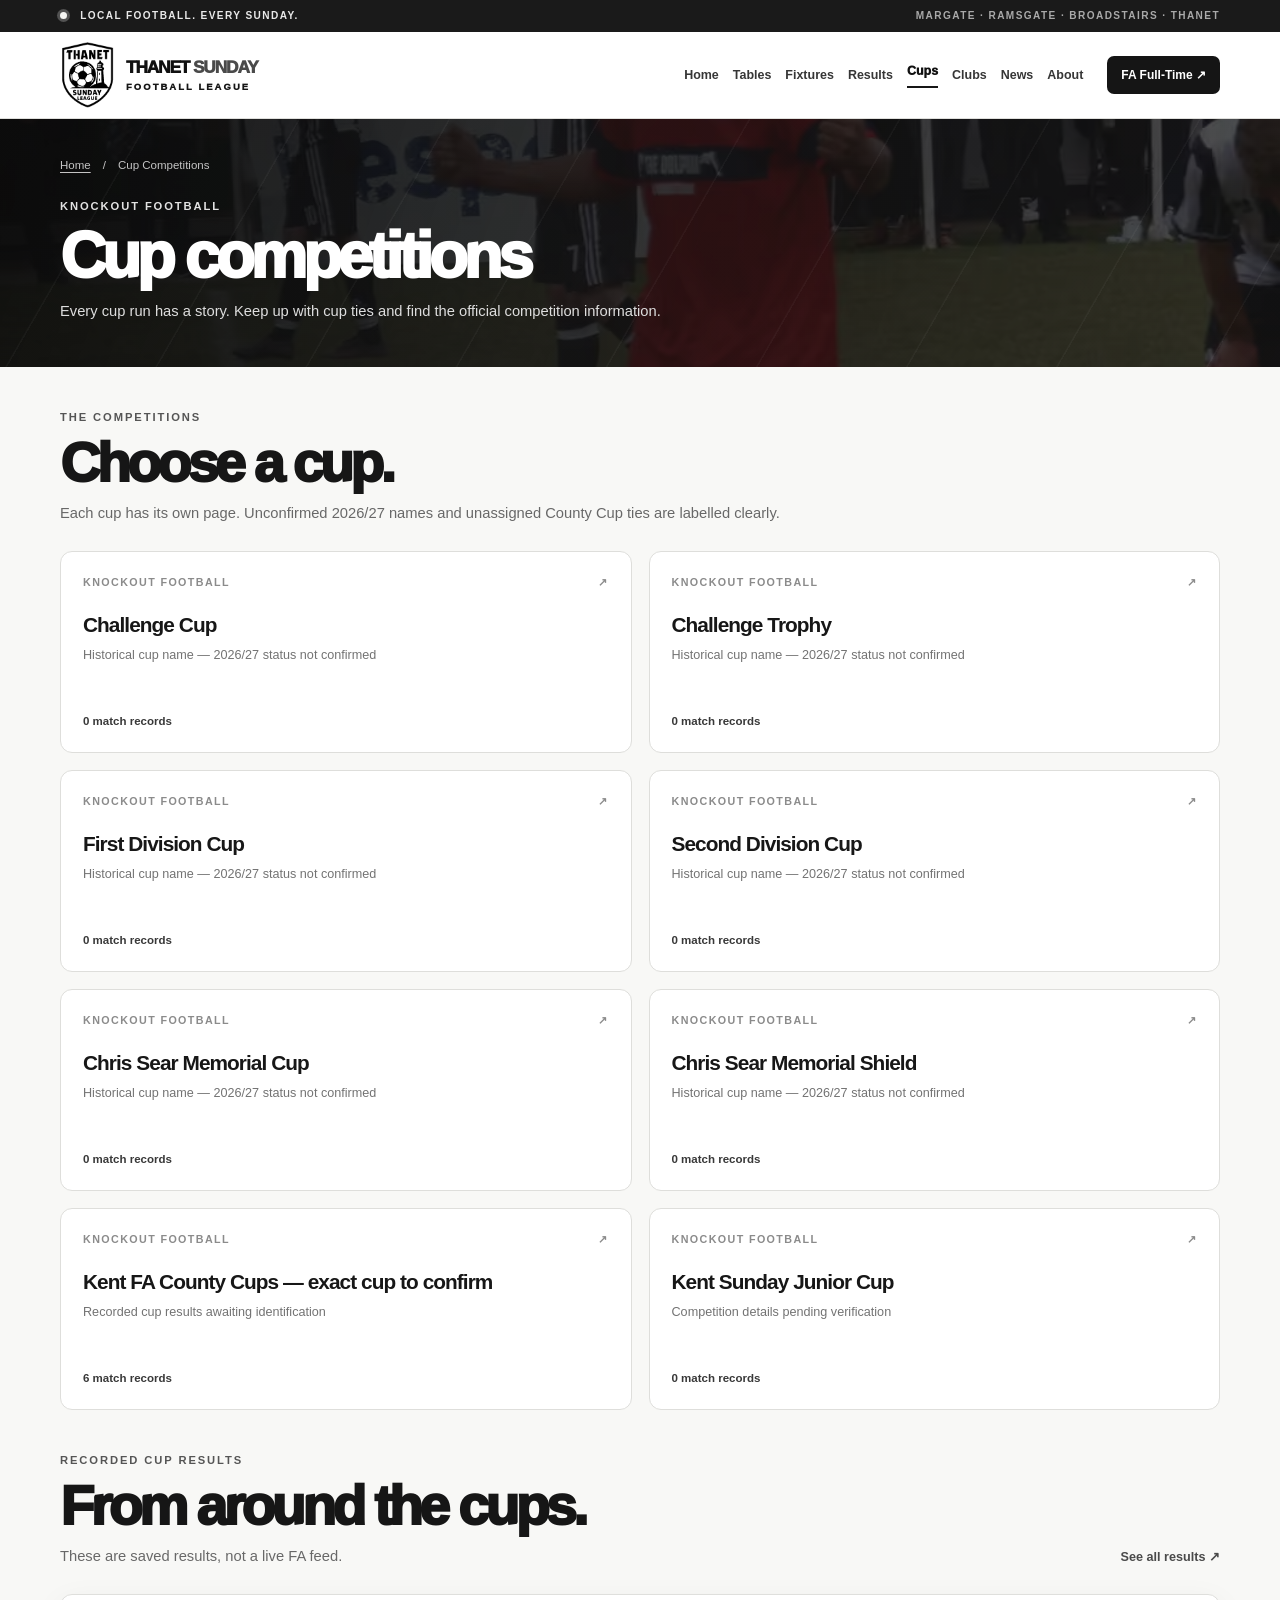
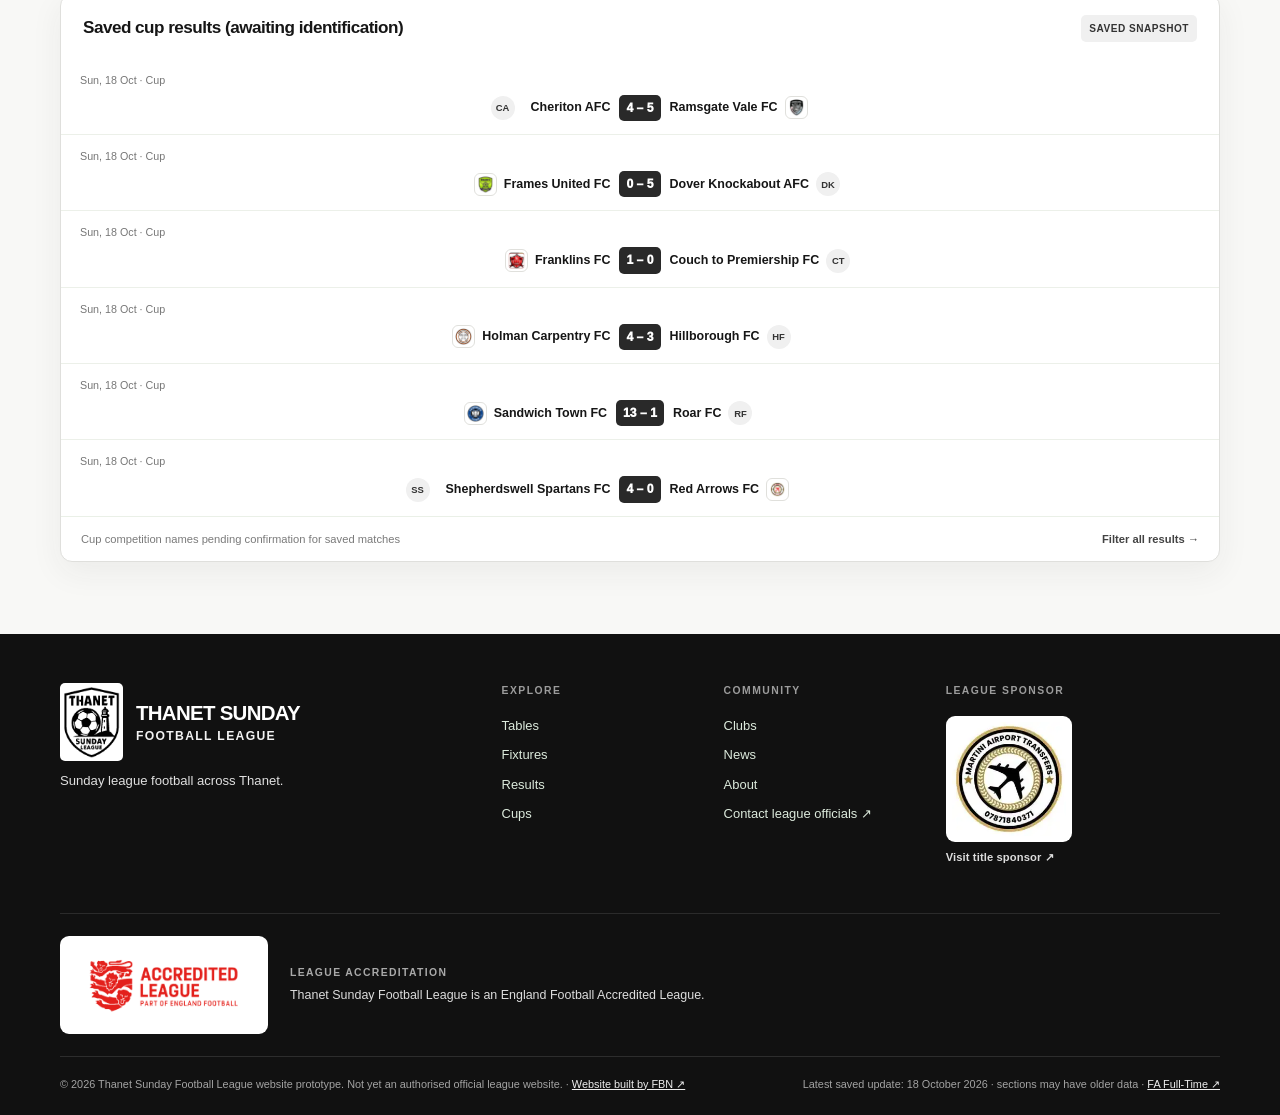
<file: cups.html>
<!doctype html>
<html lang="en-GB">
<head>
  <meta charset="utf-8">
  <meta name="viewport" content="width=device-width, initial-scale=1">
  <meta name="theme-color" content="#141414">
  <meta name="description" content="Every cup run has a story. Keep up with cup ties and find the official competition information.">
  <meta property="og:title" content="Thanet Sunday Football League — 2026/27">
  <meta property="og:type" content="website">
  <title>Cup Competitions | Thanet Sunday Football League</title>
  <link rel="icon" type="image/svg+xml" href="./assets/thanet-league-badge.svg">
  <link rel="stylesheet" href="./styles.css?v=20261018-cups-v1">
  <script src="./data/league-data.js?v=20261018-cups-v1" defer></script>
  <script src="./site-v9.js?v=20261018-cups-v1" defer></script>
  <link rel="stylesheet" href="./cup-layout.css?v=20261018-cups-v1">
  <link rel="stylesheet" href="./accreditation.css?v=20261019-league-accreditation-v1">
  <link rel="stylesheet" href="./sponsor-logo.css?v=20261019-martini-logo-v1">
</head>
<body>
<a class="skip-link" href="#main">Skip to content</a>
<div class="topline"><div class="shell topinner"><span><span class="live-dot" aria-hidden="true"></span> LOCAL FOOTBALL. EVERY SUNDAY.</span><span class="top-location">MARGATE · RAMSGATE · BROADSTAIRS · THANET</span></div></div>
<header class="header">
  <div class="shell nav-shell">
    <a class="logo" href="./index.html" aria-label="Thanet Sunday Football League home">
      <img class="league-crest" src="./assets/thanet-league-badge.svg" alt="Thanet Sunday League crest" width="60" height="74">
      <span class="logo-copy"><strong>THANET <i>SUNDAY</i></strong><small>FOOTBALL LEAGUE</small></span>
    </a>
    <button class="menu-button" type="button" id="menu-button" aria-expanded="false" aria-controls="main-nav" aria-label="Toggle navigation"><span></span><span></span><span></span></button>
    <nav id="main-nav" class="nav" aria-label="Main menu">
      <a href="./index.html">Home</a><a href="./tables.html">Tables</a><a href="./fixtures.html">Fixtures</a><a href="./results.html">Results</a><a href="./cups.html" aria-current="page">Cups</a><a href="./clubs.html">Clubs</a><a href="./news.html">News</a><a href="./about.html">About</a>
    </nav>
    <a class="official-top" href="https://fulltime.thefa.com/index.html?league=391033232" target="_blank" rel="noopener noreferrer">FA Full-Time <span aria-hidden="true">↗</span></a>
  </div>
</header>
<main id="main">
<section class="page-hero" aria-labelledby="page-title"><div class="shell page-hero-inner"><nav class="breadcrumbs" aria-label="Breadcrumb"><a href="./index.html">Home</a><span aria-hidden="true">/</span><span>Cup Competitions</span></nav><p class="eyebrow light">KNOCKOUT FOOTBALL</p><h1 id="page-title">Cup competitions</h1><p>Every cup run has a story. Keep up with cup ties and find the official competition information.</p></div></section>
<section class="section" id="cups" aria-labelledby="cups-title"><div class="shell">
   <div class="section-heading"><div><p class="eyebrow">THE COMPETITIONS</p><h2 id="cups-title">Choose a cup.</h2><p>Each cup has its own page. Unconfirmed 2026/27 names and unassigned County Cup ties are labelled clearly.</p></div></div>
   <div id="cup-competitions" class="cup-competition-grid"><p class="empty">Loading the saved competition list…</p></div>
   <div class="cup-spotlight"><div class="section-heading"><div><p class="eyebrow">RECORDED CUP RESULTS</p><h2>From around the cups.</h2><p>These are saved results, not a live FA feed.</p></div><a class="text-link" href="./results.html">See all results ↗</a></div>
   <div class="panel cup-results"><div class="panel-head"><h3>Saved cup results (awaiting identification)</h3><span class="tag">SAVED SNAPSHOT</span></div><div id="cup-results"><p class="empty">Loading saved results…</p></div><div class="panel-foot"><span>Cup competition names pending confirmation for saved matches</span><a href="./results.html">Filter all results →</a></div></div></div>
 </div></section></main>
<footer class="footer"><div class="shell footer-grid"><div><div class="footer-logo"><img src="./assets/thanet-league-badge.svg" alt="Thanet Sunday League badge" width="66" height="82"><strong>THANET SUNDAY<span class="footer-league-name">FOOTBALL LEAGUE</span></strong></div><p>Sunday league football across Thanet.</p></div><div><h3>EXPLORE</h3><a href="./tables.html">Tables</a><a href="./fixtures.html">Fixtures</a><a href="./results.html">Results</a><a href="./cups.html">Cups</a></div><div><h3>COMMUNITY</h3><a href="./clubs.html">Clubs</a><a href="./news.html">News</a><a href="./about.html">About</a><a href="https://fulltime.thefa.com/index.html?league=391033232" target="_blank" rel="noopener noreferrer">Contact league officials ↗</a></div><div><h3>LEAGUE SPONSOR</h3><a class="footer-sponsor footer-sponsor-logo" href="https://www.martiniairporttransfers.co.uk/" target="_blank" rel="noopener noreferrer" aria-label="Visit Martini Airport Transfers, league title sponsor"><span class="sponsor-logo-frame"><img src="./assets/martini-airport-transfers-logo.svg" width="126" height="126" alt="Martini Airport Transfers logo" loading="lazy" decoding="async"></span><span class="sponsor-visit">Visit title sponsor ↗</span></a></div></div><div class="shell league-accreditation-row" aria-label="League accreditation"><div class="league-accreditation-mark"><img src="./assets/england-football-accredited-league.svg" width="185" height="80" alt="Accredited League — Part of England Football" loading="lazy" decoding="async"></div><div class="league-accreditation-copy"><span class="league-accreditation-kicker">LEAGUE ACCREDITATION</span><p>Thanet Sunday Football League is an England Football Accredited League.</p></div></div><div class="shell footer-bottom"><span>© <span id="year">2026</span> Thanet Sunday Football League website prototype. Not yet an authorised official league website. <span class="footer-builder-credit">· <a href="https://www.footballbuyingnetwork.co.uk" target="_blank" rel="noopener noreferrer" aria-label="Visit Football Buying Network — website built by FBN">Website built by FBN ↗</a></span></span><span><span data-league-update>Saved data · 18 October 2026</span> · <a href="https://fulltime.thefa.com/index.html?league=391033232" target="_blank" rel="noopener noreferrer">FA Full-Time ↗</a></span></div></footer>
</body>
</html>
</file>
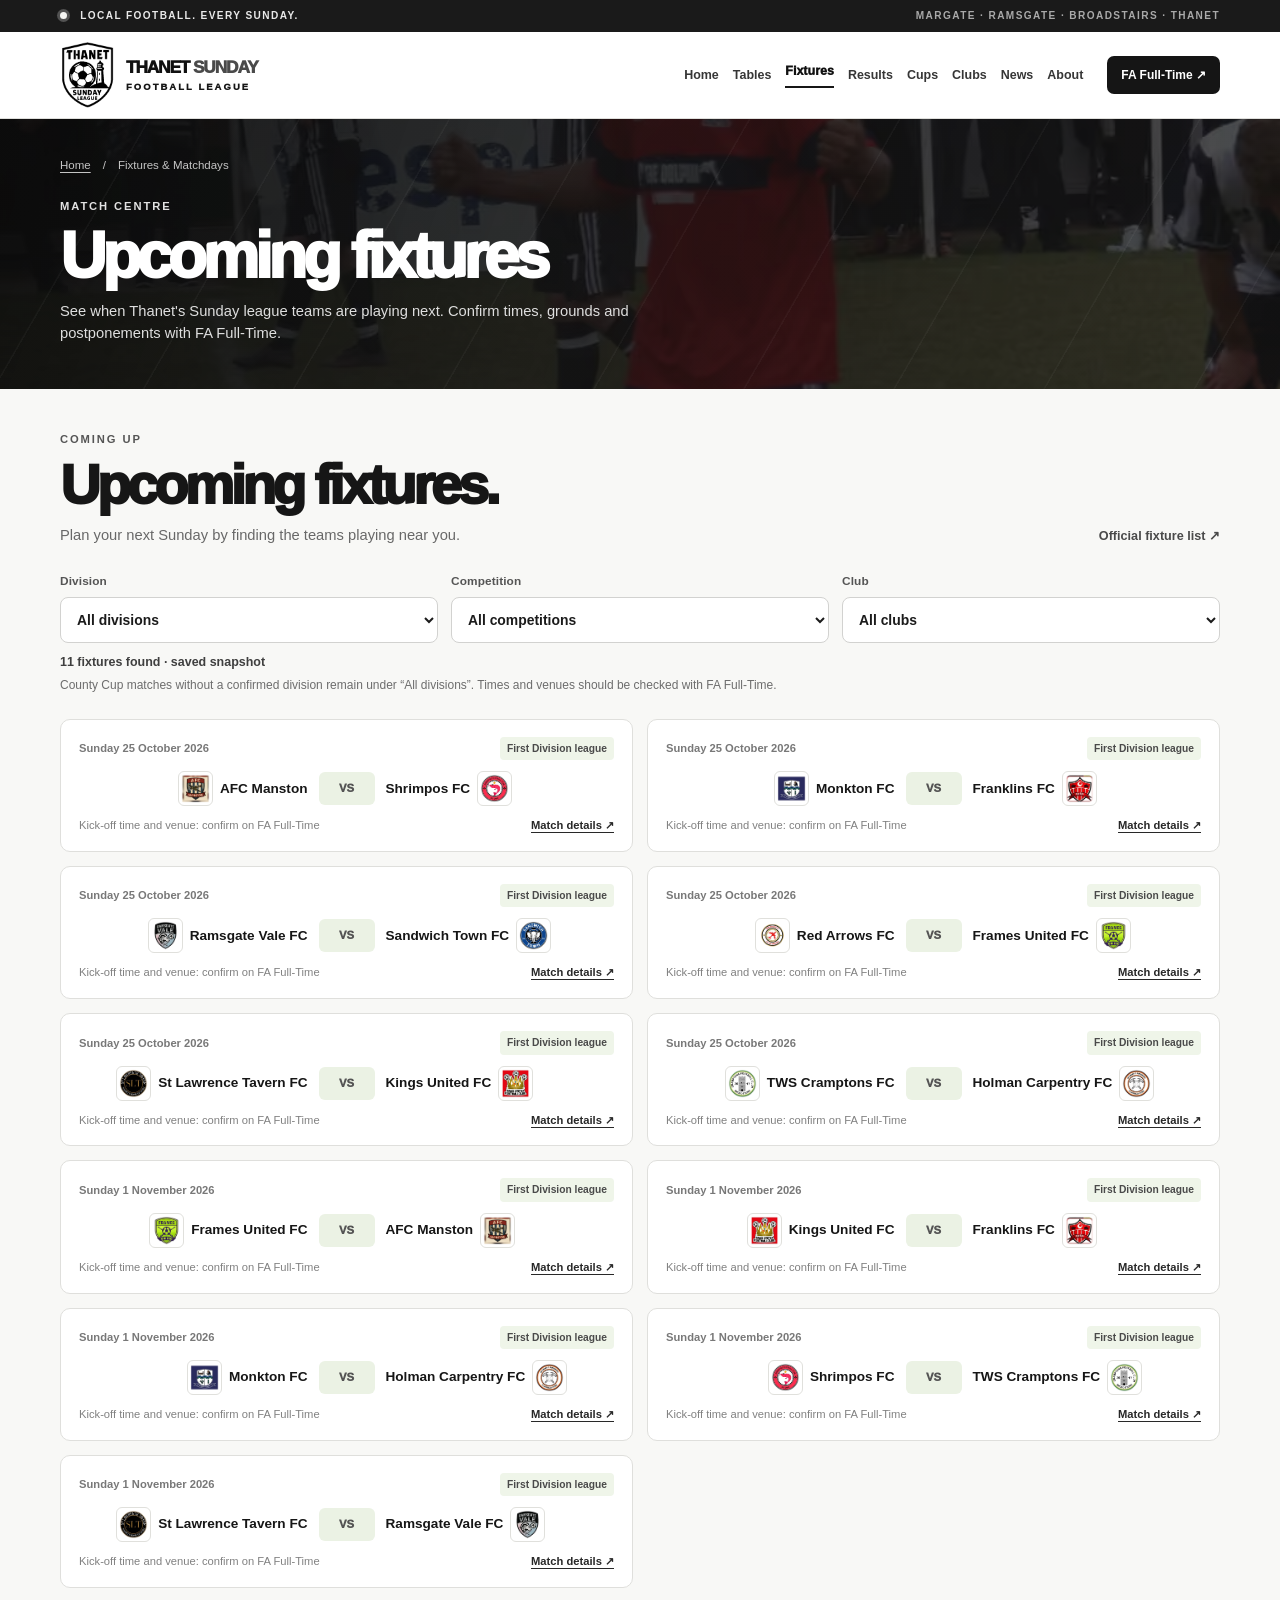
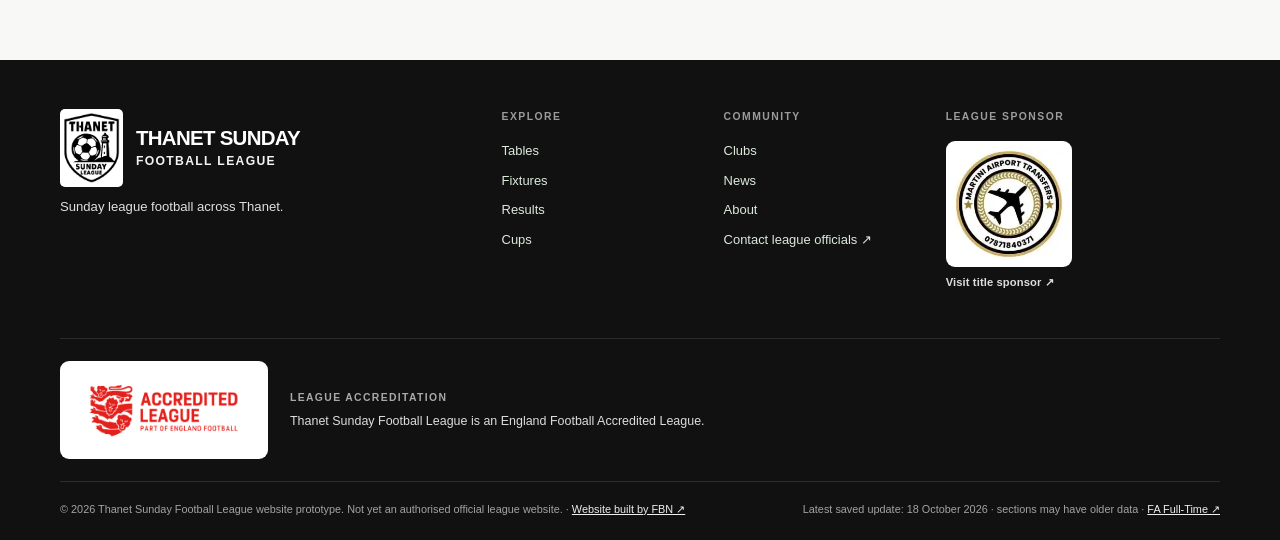
<file: fixtures.html>
<!doctype html>
<html lang="en-GB">
<head>
  <meta charset="utf-8">
  <meta name="viewport" content="width=device-width, initial-scale=1">
  <meta name="theme-color" content="#141414">
  <meta name="description" content="See when Thanet's Sunday league teams are playing next. Confirm times, grounds and postponements with FA Full-Time.">
  <meta property="og:title" content="Thanet Sunday Football League — 2026/27">
  <meta property="og:type" content="website">
  <title>Fixtures & Matchdays | Thanet Sunday Football League</title>
  <link rel="icon" type="image/svg+xml" href="./assets/thanet-league-badge.svg">
  <link rel="stylesheet" href="./styles.css?v=20261018-cups-v1">
  <script src="./data/league-data.js?v=20261018-cups-v1" defer></script>
  <script src="./site-v9.js?v=20261018-cups-v1" defer></script>
  <link rel="stylesheet" href="./cup-layout.css?v=20261018-cups-v1">
  <link rel="stylesheet" href="./accreditation.css?v=20261019-league-accreditation-v1">
  <link rel="stylesheet" href="./sponsor-logo.css?v=20261019-martini-logo-v1">
</head>
<body>
<a class="skip-link" href="#main">Skip to content</a>
<div class="topline"><div class="shell topinner"><span><span class="live-dot" aria-hidden="true"></span> LOCAL FOOTBALL. EVERY SUNDAY.</span><span class="top-location">MARGATE · RAMSGATE · BROADSTAIRS · THANET</span></div></div>
<header class="header">
  <div class="shell nav-shell">
    <a class="logo" href="./index.html" aria-label="Thanet Sunday Football League home">
      <img class="league-crest" src="./assets/thanet-league-badge.svg" alt="Thanet Sunday League crest" width="60" height="74">
      <span class="logo-copy"><strong>THANET <i>SUNDAY</i></strong><small>FOOTBALL LEAGUE</small></span>
    </a>
    <button class="menu-button" type="button" id="menu-button" aria-expanded="false" aria-controls="main-nav" aria-label="Toggle navigation"><span></span><span></span><span></span></button>
    <nav id="main-nav" class="nav" aria-label="Main menu">
      <a href="./index.html">Home</a><a href="./tables.html">Tables</a><a href="./fixtures.html" aria-current="page">Fixtures</a><a href="./results.html">Results</a><a href="./cups.html">Cups</a><a href="./clubs.html">Clubs</a><a href="./news.html">News</a><a href="./about.html">About</a>
    </nav>
    <a class="official-top" href="https://fulltime.thefa.com/index.html?league=391033232" target="_blank" rel="noopener noreferrer">FA Full-Time <span aria-hidden="true">↗</span></a>
  </div>
</header>
<main id="main">
<section class="page-hero" aria-labelledby="page-title"><div class="shell page-hero-inner"><nav class="breadcrumbs" aria-label="Breadcrumb"><a href="./index.html">Home</a><span aria-hidden="true">/</span><span>Fixtures & Matchdays</span></nav><p class="eyebrow light">MATCH CENTRE</p><h1 id="page-title">Upcoming fixtures</h1><p>See when Thanet's Sunday league teams are playing next. Confirm times, grounds and postponements with FA Full-Time.</p></div></section>
<section class="section" id="fixtures" aria-labelledby="fixtures-title"><div class="shell">
  <div class="section-heading"><div><p class="eyebrow">COMING UP</p><h2 id="fixtures-title">Upcoming fixtures.</h2><p>Plan your next Sunday by finding the teams playing near you.</p></div><a class="text-link" href="https://fulltime.thefa.com/fixtures.html?league=391033232" target="_blank" rel="noopener noreferrer">Official fixture list ↗</a></div>
  <div class="match-filters" role="group" aria-label="Filter upcoming fixtures">
  <div class="match-filter"><label for="fixture-division">Division</label><select id="fixture-division"><option value="all">All divisions</option><option value="first">First Division</option><option value="second">Second Division</option><option value="unassigned">Cup ties · division unassigned</option></select></div>
  <div class="match-filter"><label for="fixture-competition">Competition</label><select id="fixture-competition"><option value="all">All competitions</option></select></div>
  <div class="match-filter"><label for="fixture-team">Club</label><select id="fixture-team"><option value="">All clubs</option></select></div>
</div><p id="fixture-count" class="match-filter-count" role="status"></p><p class="filter-caveat">County Cup matches without a confirmed division remain under “All divisions”. Times and venues should be checked with FA Full-Time.</p>
  <div id="fixtures-list" class="match-grid" aria-live="polite"><p class="empty">Loading the saved league snapshot… <a href="https://fulltime.thefa.com/index.html?league=391033232" target="_blank" rel="noopener noreferrer">FA Full-Time ↗</a></p></div>
</div></section>
</main>
<footer class="footer"><div class="shell footer-grid"><div><div class="footer-logo"><img src="./assets/thanet-league-badge.svg" alt="Thanet Sunday League badge" width="66" height="82"><strong>THANET SUNDAY<span class="footer-league-name">FOOTBALL LEAGUE</span></strong></div><p>Sunday league football across Thanet.</p></div><div><h3>EXPLORE</h3><a href="./tables.html">Tables</a><a href="./fixtures.html">Fixtures</a><a href="./results.html">Results</a><a href="./cups.html">Cups</a></div><div><h3>COMMUNITY</h3><a href="./clubs.html">Clubs</a><a href="./news.html">News</a><a href="./about.html">About</a><a href="https://fulltime.thefa.com/index.html?league=391033232" target="_blank" rel="noopener noreferrer">Contact league officials ↗</a></div><div><h3>LEAGUE SPONSOR</h3><a class="footer-sponsor footer-sponsor-logo" href="https://www.martiniairporttransfers.co.uk/" target="_blank" rel="noopener noreferrer" aria-label="Visit Martini Airport Transfers, league title sponsor"><span class="sponsor-logo-frame"><img src="./assets/martini-airport-transfers-logo.svg" width="126" height="126" alt="Martini Airport Transfers logo" loading="lazy" decoding="async"></span><span class="sponsor-visit">Visit title sponsor ↗</span></a></div></div><div class="shell league-accreditation-row" aria-label="League accreditation"><div class="league-accreditation-mark"><img src="./assets/england-football-accredited-league.svg" width="185" height="80" alt="Accredited League — Part of England Football" loading="lazy" decoding="async"></div><div class="league-accreditation-copy"><span class="league-accreditation-kicker">LEAGUE ACCREDITATION</span><p>Thanet Sunday Football League is an England Football Accredited League.</p></div></div><div class="shell footer-bottom"><span>© <span id="year">2026</span> Thanet Sunday Football League website prototype. Not yet an authorised official league website. <span class="footer-builder-credit">· <a href="https://www.footballbuyingnetwork.co.uk" target="_blank" rel="noopener noreferrer" aria-label="Visit Football Buying Network — website built by FBN">Website built by FBN ↗</a></span></span><span><span data-league-update>Saved data · 18 October 2026</span> · <a href="https://fulltime.thefa.com/index.html?league=391033232" target="_blank" rel="noopener noreferrer">FA Full-Time ↗</a></span></div></footer>
</body>
</html>
</file>
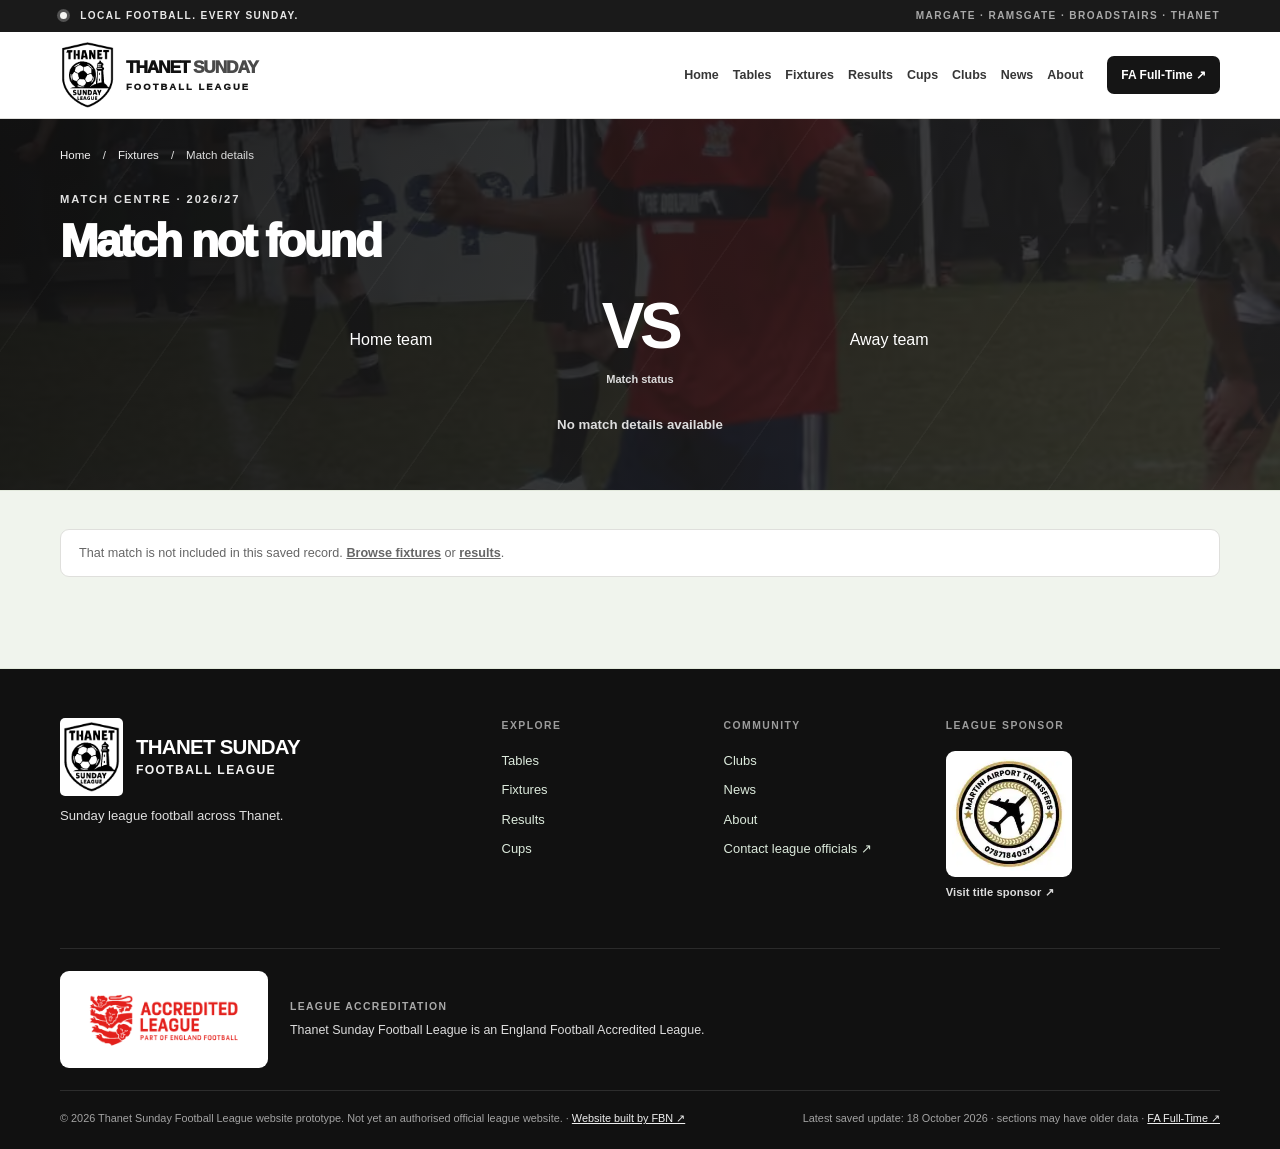
<file: match.html>
<!doctype html>
<html lang="en-GB">
<head>
  <meta charset="utf-8">
  <meta name="viewport" content="width=device-width, initial-scale=1">
  <meta name="theme-color" content="#141414">
  <meta name="description" content="Match centre for fixtures and results in the Thanet Sunday Football League, with club crests, scores, dates and verified match information.">
  <meta property="og:title" content="Thanet Sunday Football League — 2026/27">
  <meta property="og:type" content="website">
  <title>Match Centre | Thanet Sunday Football League</title>
  <link rel="icon" type="image/svg+xml" href="./assets/thanet-league-badge.svg">
  <link rel="stylesheet" href="./styles.css?v=20261018-match-centre-fix-v2">
  <link rel="stylesheet" href="./match-layout-v2.css?v=20261018-match-centre-fix-v2">
  <style>
    /* Critical scoreline layout: remains usable even when a cached shared stylesheet is stale. */
    #main .match-page-hero{background:#161616;color:#fff;padding-bottom:12px}
    #main .match-page-hero .breadcrumbs{color:#ddd}
    #main .match-page-hero .breadcrumbs a{color:#f0f0f0}
    #main .match-page-scoreboard{display:grid;grid-template-columns:minmax(0,1fr) auto minmax(0,1fr);align-items:center;gap:18px}
    #main .match-page-club{min-width:0;text-align:center}
    #main .match-club-link{display:flex;flex-direction:column;align-items:center;justify-content:center;gap:11px;color:#fff;text-decoration:none}
    #main .match-club-link strong{display:block;font-size:clamp(.88rem,2vw,1.4rem);line-height:1.2;overflow-wrap:anywhere;color:#fff}
    #main .match-page-crest{display:flex;align-items:center;justify-content:center;width:clamp(78px,10vw,125px);height:clamp(78px,10vw,125px);background:#fff;border-radius:14px;padding:8px;overflow:hidden}
    #main .match-page-crest img{width:100%;height:100%;max-width:100%;object-fit:contain}
    #main .match-page-middle{text-align:center;min-width:72px}
    #main .match-page-score{font-size:clamp(2rem,5vw,4rem);font-weight:900;white-space:nowrap}
    #main .match-page-meta{color:#ddd;text-align:center}
    #main .match-page-middle p{white-space:nowrap}
    #main .match-page-columns{display:grid;grid-template-columns:repeat(2,minmax(0,1fr));gap:18px}
    #main .match-facts>div{display:grid;grid-template-columns:120px minmax(0,1fr);gap:15px;padding:12px 0;border-bottom:1px solid #eee}
    #main .match-facts dd{margin:0}
    #main .match-page-foot{display:flex;justify-content:space-between;gap:15px;flex-wrap:wrap;align-items:center}
    @media(max-width:850px){#main .match-page-columns{grid-template-columns:1fr}}
    @media(max-width:590px){
      #main .match-page-scoreboard{grid-template-columns:minmax(0,1fr) 63px minmax(0,1fr);gap:6px}
      #main .match-page-crest{width:clamp(62px,21vw,85px);height:clamp(62px,21vw,85px);padding:5px}
      #main .match-club-link strong{font-size:clamp(.77rem,3.4vw,.95rem)}
      #main .match-page-score{font-size:clamp(1.65rem,7vw,2.1rem)}
      #main .match-facts>div{grid-template-columns:90px minmax(0,1fr);gap:9px}
    }
  </style>
  <script src="./data/league-data.js?v=20261018-cups-v1" defer></script>
  <script src="./site-v9.js?v=20261018-cups-v1" defer></script>
  <script src="./match-centre.js?v=20261018-cups-v1" defer></script>
  <link rel="stylesheet" href="./accreditation.css?v=20261019-league-accreditation-v1">
  <link rel="stylesheet" href="./sponsor-logo.css?v=20261019-martini-logo-v1">
</head>
<body>
<a class="skip-link" href="#main">Skip to content</a>
<div class="topline"><div class="shell topinner"><span><span class="live-dot" aria-hidden="true"></span> LOCAL FOOTBALL. EVERY SUNDAY.</span><span class="top-location">MARGATE · RAMSGATE · BROADSTAIRS · THANET</span></div></div>
<header class="header">
  <div class="shell nav-shell">
    <a class="logo" href="./index.html" aria-label="Thanet Sunday Football League home">
      <img class="league-crest" src="./assets/thanet-league-badge.svg" alt="Thanet Sunday League crest" width="60" height="74">
      <span class="logo-copy"><strong>THANET <i>SUNDAY</i></strong><small>FOOTBALL LEAGUE</small></span>
    </a>
    <button class="menu-button" type="button" id="menu-button" aria-expanded="false" aria-controls="main-nav" aria-label="Toggle navigation"><span></span><span></span><span></span></button>
    <nav id="main-nav" class="nav" aria-label="Main menu">
      <a href="./index.html">Home</a><a href="./tables.html">Tables</a><a href="./fixtures.html">Fixtures</a><a href="./results.html">Results</a><a href="./cups.html">Cups</a><a href="./clubs.html">Clubs</a><a href="./news.html">News</a><a href="./about.html">About</a>
    </nav>
    <a class="official-top" href="https://fulltime.thefa.com/index.html?league=391033232" target="_blank" rel="noopener noreferrer">FA Full-Time <span aria-hidden="true">↗</span></a>
  </div>
</header>
<main id="main">
<section class="match-page-hero" aria-labelledby="match-title">
  <div class="shell">
    <nav class="breadcrumbs" aria-label="Breadcrumb">
      <a href="./index.html">Home</a><span aria-hidden="true">/</span>
      <a id="match-back-crumb" href="./fixtures.html">Fixtures</a><span aria-hidden="true">/</span>
      <span>Match details</span>
    </nav>
    <p class="eyebrow light" id="match-competition">MATCH CENTRE · 2026/27</p>
    <h1 id="match-title" class="match-page-heading">Match centre</h1>
    <div class="match-page-scoreboard">
      <div class="match-page-club" id="match-home"><span>Home team</span></div>
      <div class="match-page-middle"><div class="match-page-score" id="match-score">VS</div><p id="match-status">Match status</p></div>
      <div class="match-page-club" id="match-away"><span>Away team</span></div>
    </div>
    <div class="match-page-meta" id="match-date-summary">Loading match date…</div>
  </div>
</section>
<section class="section section-tinted match-page-body">
  <div class="shell">
    <p id="match-alert" class="match-page-alert" role="status">Loading recorded match information…</p>
    <div id="match-content" hidden>
      <div class="match-page-columns">
        <section class="profile-panel" aria-labelledby="match-details-title">
          <header class="profile-panel-head"><div><p class="eyebrow">MATCH INFORMATION</p><h2 id="match-details-title">Match details</h2></div></header>
          <div id="match-facts"></div>
        </section>
        <section class="profile-panel" aria-labelledby="match-related-title">
          <header class="profile-panel-head"><div><p class="eyebrow">FROM THE SAVED RECORDS</p><h2 id="match-related-title">Other meetings</h2></div></header>
          <div id="match-related"></div>
        </section>
      </div>
      <div class="match-page-foot">
        <a id="match-return" class="btn" href="./fixtures.html">← Back to fixtures</a>
        <a href="https://fulltime.thefa.com/index.html?league=391033232" target="_blank" rel="noopener noreferrer">Check the latest details on FA Full-Time ↗</a>
      </div>
    </div>
  </div>
</section>
</main>
<footer class="footer"><div class="shell footer-grid"><div><div class="footer-logo"><img src="./assets/thanet-league-badge.svg" alt="Thanet Sunday League badge" width="66" height="82"><strong>THANET SUNDAY<span class="footer-league-name">FOOTBALL LEAGUE</span></strong></div><p>Sunday league football across Thanet.</p></div><div><h3>EXPLORE</h3><a href="./tables.html">Tables</a><a href="./fixtures.html">Fixtures</a><a href="./results.html">Results</a><a href="./cups.html">Cups</a></div><div><h3>COMMUNITY</h3><a href="./clubs.html">Clubs</a><a href="./news.html">News</a><a href="./about.html">About</a><a href="https://fulltime.thefa.com/index.html?league=391033232" target="_blank" rel="noopener noreferrer">Contact league officials ↗</a></div><div><h3>LEAGUE SPONSOR</h3><a class="footer-sponsor footer-sponsor-logo" href="https://www.martiniairporttransfers.co.uk/" target="_blank" rel="noopener noreferrer" aria-label="Visit Martini Airport Transfers, league title sponsor"><span class="sponsor-logo-frame"><img src="./assets/martini-airport-transfers-logo.svg" width="126" height="126" alt="Martini Airport Transfers logo" loading="lazy" decoding="async"></span><span class="sponsor-visit">Visit title sponsor ↗</span></a></div></div><div class="shell league-accreditation-row" aria-label="League accreditation"><div class="league-accreditation-mark"><img src="./assets/england-football-accredited-league.svg" width="185" height="80" alt="Accredited League — Part of England Football" loading="lazy" decoding="async"></div><div class="league-accreditation-copy"><span class="league-accreditation-kicker">LEAGUE ACCREDITATION</span><p>Thanet Sunday Football League is an England Football Accredited League.</p></div></div><div class="shell footer-bottom"><span>© <span id="year">2026</span> Thanet Sunday Football League website prototype. Not yet an authorised official league website. <span class="footer-builder-credit">· <a href="https://www.footballbuyingnetwork.co.uk" target="_blank" rel="noopener noreferrer" aria-label="Visit Football Buying Network — website built by FBN">Website built by FBN ↗</a></span></span><span><span data-league-update>Saved data · 18 October 2026</span> · <a href="https://fulltime.thefa.com/index.html?league=391033232" target="_blank" rel="noopener noreferrer">FA Full-Time ↗</a></span></div></footer>
</body>
</html>
</file>
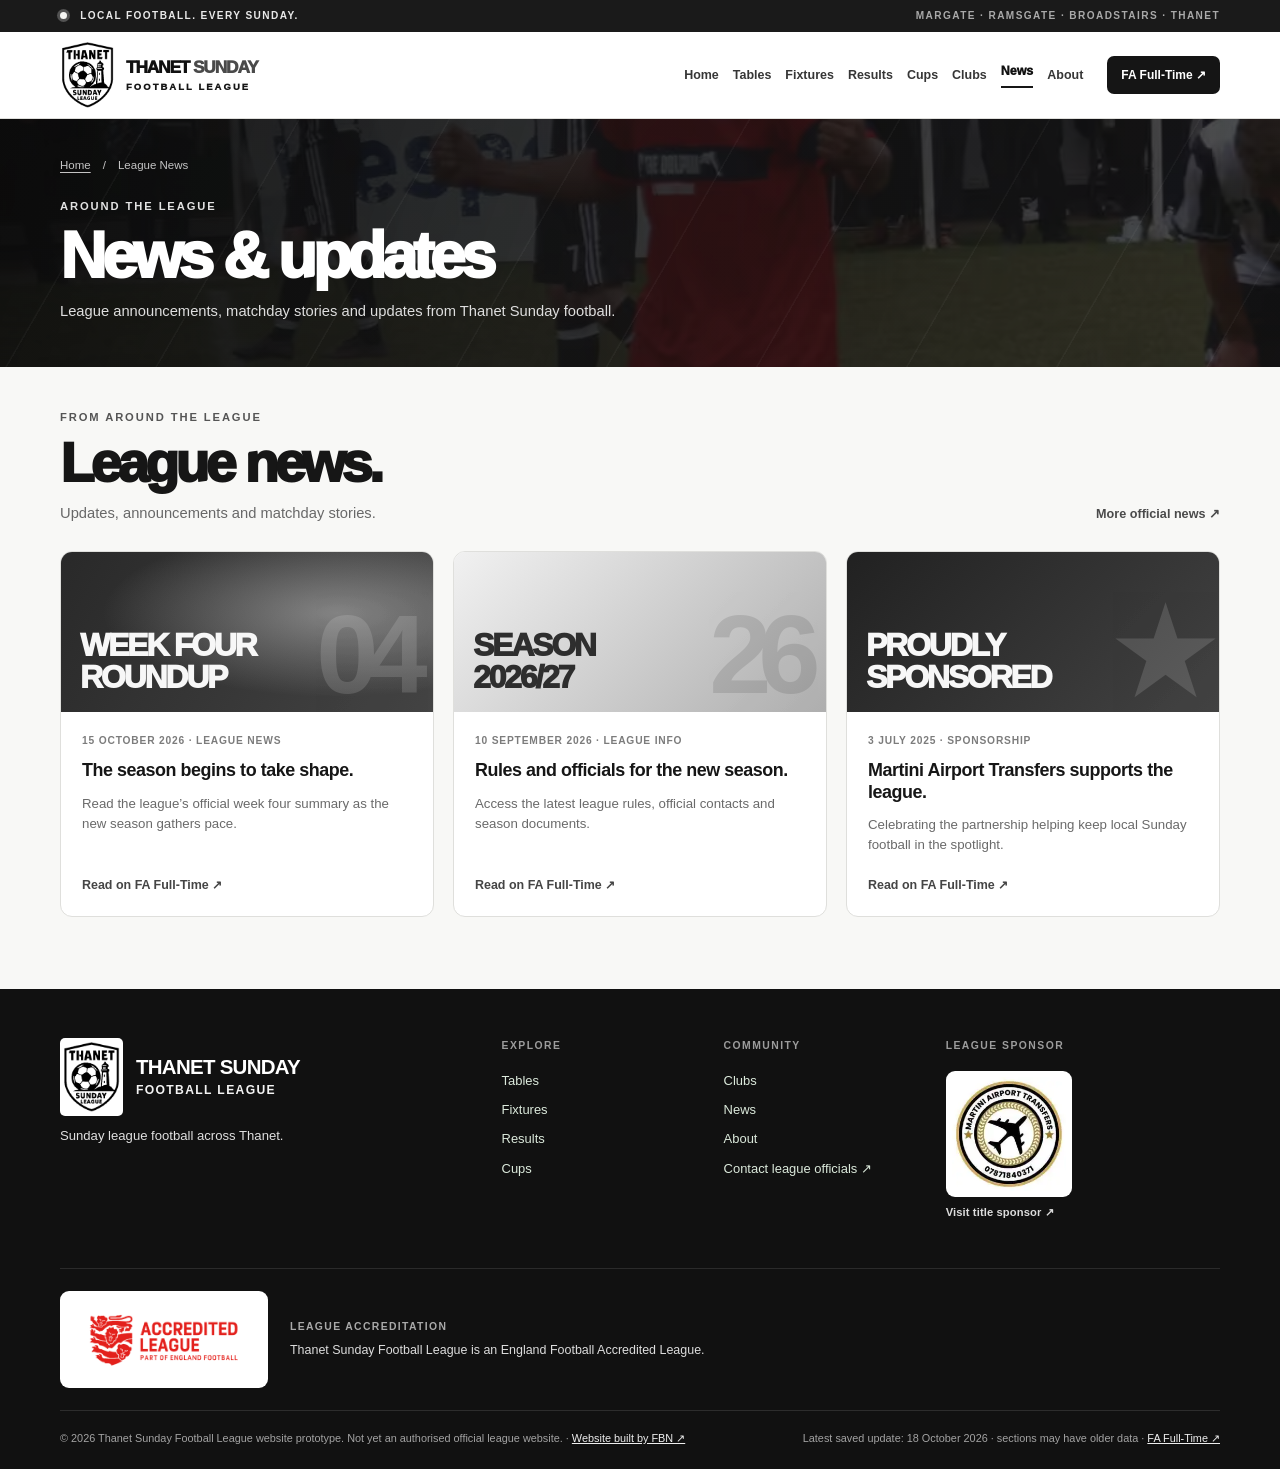
<file: news.html>
<!doctype html>
<html lang="en-GB">
<head>
  <meta charset="utf-8">
  <meta name="viewport" content="width=device-width, initial-scale=1">
  <meta name="theme-color" content="#141414">
  <meta name="description" content="League announcements, matchday stories and updates from Thanet Sunday football.">
  <meta property="og:title" content="Thanet Sunday Football League — 2026/27">
  <meta property="og:type" content="website">
  <title>League News | Thanet Sunday Football League</title>
  <link rel="icon" type="image/svg+xml" href="./assets/thanet-league-badge.svg">
  <link rel="stylesheet" href="./styles.css?v=20261018-match-centre-v1">
  <script src="./data/league-data.js?v=20261018-cups-v1" defer></script>
  <script src="./site-v9.js?v=20261018-cups-v1" defer></script>
  <link rel="stylesheet" href="./accreditation.css?v=20261019-league-accreditation-v1">
  <link rel="stylesheet" href="./sponsor-logo.css?v=20261019-martini-logo-v1">
</head>
<body>
<a class="skip-link" href="#main">Skip to content</a>
<div class="topline"><div class="shell topinner"><span><span class="live-dot" aria-hidden="true"></span> LOCAL FOOTBALL. EVERY SUNDAY.</span><span class="top-location">MARGATE · RAMSGATE · BROADSTAIRS · THANET</span></div></div>
<header class="header">
  <div class="shell nav-shell">
    <a class="logo" href="./index.html" aria-label="Thanet Sunday Football League home">
      <img class="league-crest" src="./assets/thanet-league-badge.svg" alt="Thanet Sunday League crest" width="60" height="74">
      <span class="logo-copy"><strong>THANET <i>SUNDAY</i></strong><small>FOOTBALL LEAGUE</small></span>
    </a>
    <button class="menu-button" type="button" id="menu-button" aria-expanded="false" aria-controls="main-nav" aria-label="Toggle navigation"><span></span><span></span><span></span></button>
    <nav id="main-nav" class="nav" aria-label="Main menu">
      <a href="./index.html">Home</a><a href="./tables.html">Tables</a><a href="./fixtures.html">Fixtures</a><a href="./results.html">Results</a><a href="./cups.html">Cups</a><a href="./clubs.html">Clubs</a><a href="./news.html" aria-current="page">News</a><a href="./about.html">About</a>
    </nav>
    <a class="official-top" href="https://fulltime.thefa.com/index.html?league=391033232" target="_blank" rel="noopener noreferrer">FA Full-Time <span aria-hidden="true">↗</span></a>
  </div>
</header>
<main id="main">
<section class="page-hero" aria-labelledby="page-title"><div class="shell page-hero-inner"><nav class="breadcrumbs" aria-label="Breadcrumb"><a href="./index.html">Home</a><span aria-hidden="true">/</span><span>League News</span></nav><p class="eyebrow light">AROUND THE LEAGUE</p><h1 id="page-title">News & updates</h1><p>League announcements, matchday stories and updates from Thanet Sunday football.</p></div></section>
<section class="section" id="news" aria-labelledby="news-title"><div class="shell">
  <div class="section-heading"><div><p class="eyebrow">FROM AROUND THE LEAGUE</p><h2 id="news-title">League news.</h2><p>Updates, announcements and matchday stories.</p></div><a class="text-link" href="https://fulltime.thefa.com/index.html?league=391033232" target="_blank" rel="noopener noreferrer">More official news ↗</a></div>
  <div class="news-grid">
    <article class="news-card"><div class="news-visual"><span>WEEK FOUR<br>ROUNDUP</span><b>04</b></div><div class="news-body"><small>15 OCTOBER 2026 · LEAGUE NEWS</small><h3>The season begins to take shape.</h3><p>Read the league’s official week four summary as the new season gathers pace.</p><a href="https://fulltime.thefa.com/index.html?league=391033232" target="_blank" rel="noopener noreferrer">Read on FA Full-Time ↗</a></div></article>
    <article class="news-card"><div class="news-visual secondary"><span>SEASON<br>2026/27</span><b>26</b></div><div class="news-body"><small>10 SEPTEMBER 2026 · LEAGUE INFO</small><h3>Rules and officials for the new season.</h3><p>Access the latest league rules, official contacts and season documents.</p><a href="https://fulltime.thefa.com/index.html?league=391033232" target="_blank" rel="noopener noreferrer">Read on FA Full-Time ↗</a></div></article>
    <article class="news-card"><div class="news-visual dark"><span>PROUDLY<br>SPONSORED</span><b>★</b></div><div class="news-body"><small>3 JULY 2025 · SPONSORSHIP</small><h3>Martini Airport Transfers supports the league.</h3><p>Celebrating the partnership helping keep local Sunday football in the spotlight.</p><a href="https://fulltime.thefa.com/index.html?league=391033232" target="_blank" rel="noopener noreferrer">Read on FA Full-Time ↗</a></div></article>
  </div>
</div></section>
</main>
<footer class="footer"><div class="shell footer-grid"><div><div class="footer-logo"><img src="./assets/thanet-league-badge.svg" alt="Thanet Sunday League badge" width="66" height="82"><strong>THANET SUNDAY<span class="footer-league-name">FOOTBALL LEAGUE</span></strong></div><p>Sunday league football across Thanet.</p></div><div><h3>EXPLORE</h3><a href="./tables.html">Tables</a><a href="./fixtures.html">Fixtures</a><a href="./results.html">Results</a><a href="./cups.html">Cups</a></div><div><h3>COMMUNITY</h3><a href="./clubs.html">Clubs</a><a href="./news.html">News</a><a href="./about.html">About</a><a href="https://fulltime.thefa.com/index.html?league=391033232" target="_blank" rel="noopener noreferrer">Contact league officials ↗</a></div><div><h3>LEAGUE SPONSOR</h3><a class="footer-sponsor footer-sponsor-logo" href="https://www.martiniairporttransfers.co.uk/" target="_blank" rel="noopener noreferrer" aria-label="Visit Martini Airport Transfers, league title sponsor"><span class="sponsor-logo-frame"><img src="./assets/martini-airport-transfers-logo.svg" width="126" height="126" alt="Martini Airport Transfers logo" loading="lazy" decoding="async"></span><span class="sponsor-visit">Visit title sponsor ↗</span></a></div></div><div class="shell league-accreditation-row" aria-label="League accreditation"><div class="league-accreditation-mark"><img src="./assets/england-football-accredited-league.svg" width="185" height="80" alt="Accredited League — Part of England Football" loading="lazy" decoding="async"></div><div class="league-accreditation-copy"><span class="league-accreditation-kicker">LEAGUE ACCREDITATION</span><p>Thanet Sunday Football League is an England Football Accredited League.</p></div></div><div class="shell footer-bottom"><span>© <span id="year">2026</span> Thanet Sunday Football League website prototype. Not yet an authorised official league website. <span class="footer-builder-credit">· <a href="https://www.footballbuyingnetwork.co.uk" target="_blank" rel="noopener noreferrer" aria-label="Visit Football Buying Network — website built by FBN">Website built by FBN ↗</a></span></span><span><span data-league-update>Saved data · 18 October 2026</span> · <a href="https://fulltime.thefa.com/index.html?league=391033232" target="_blank" rel="noopener noreferrer">FA Full-Time ↗</a></span></div></footer>
</body>
</html>
</file>
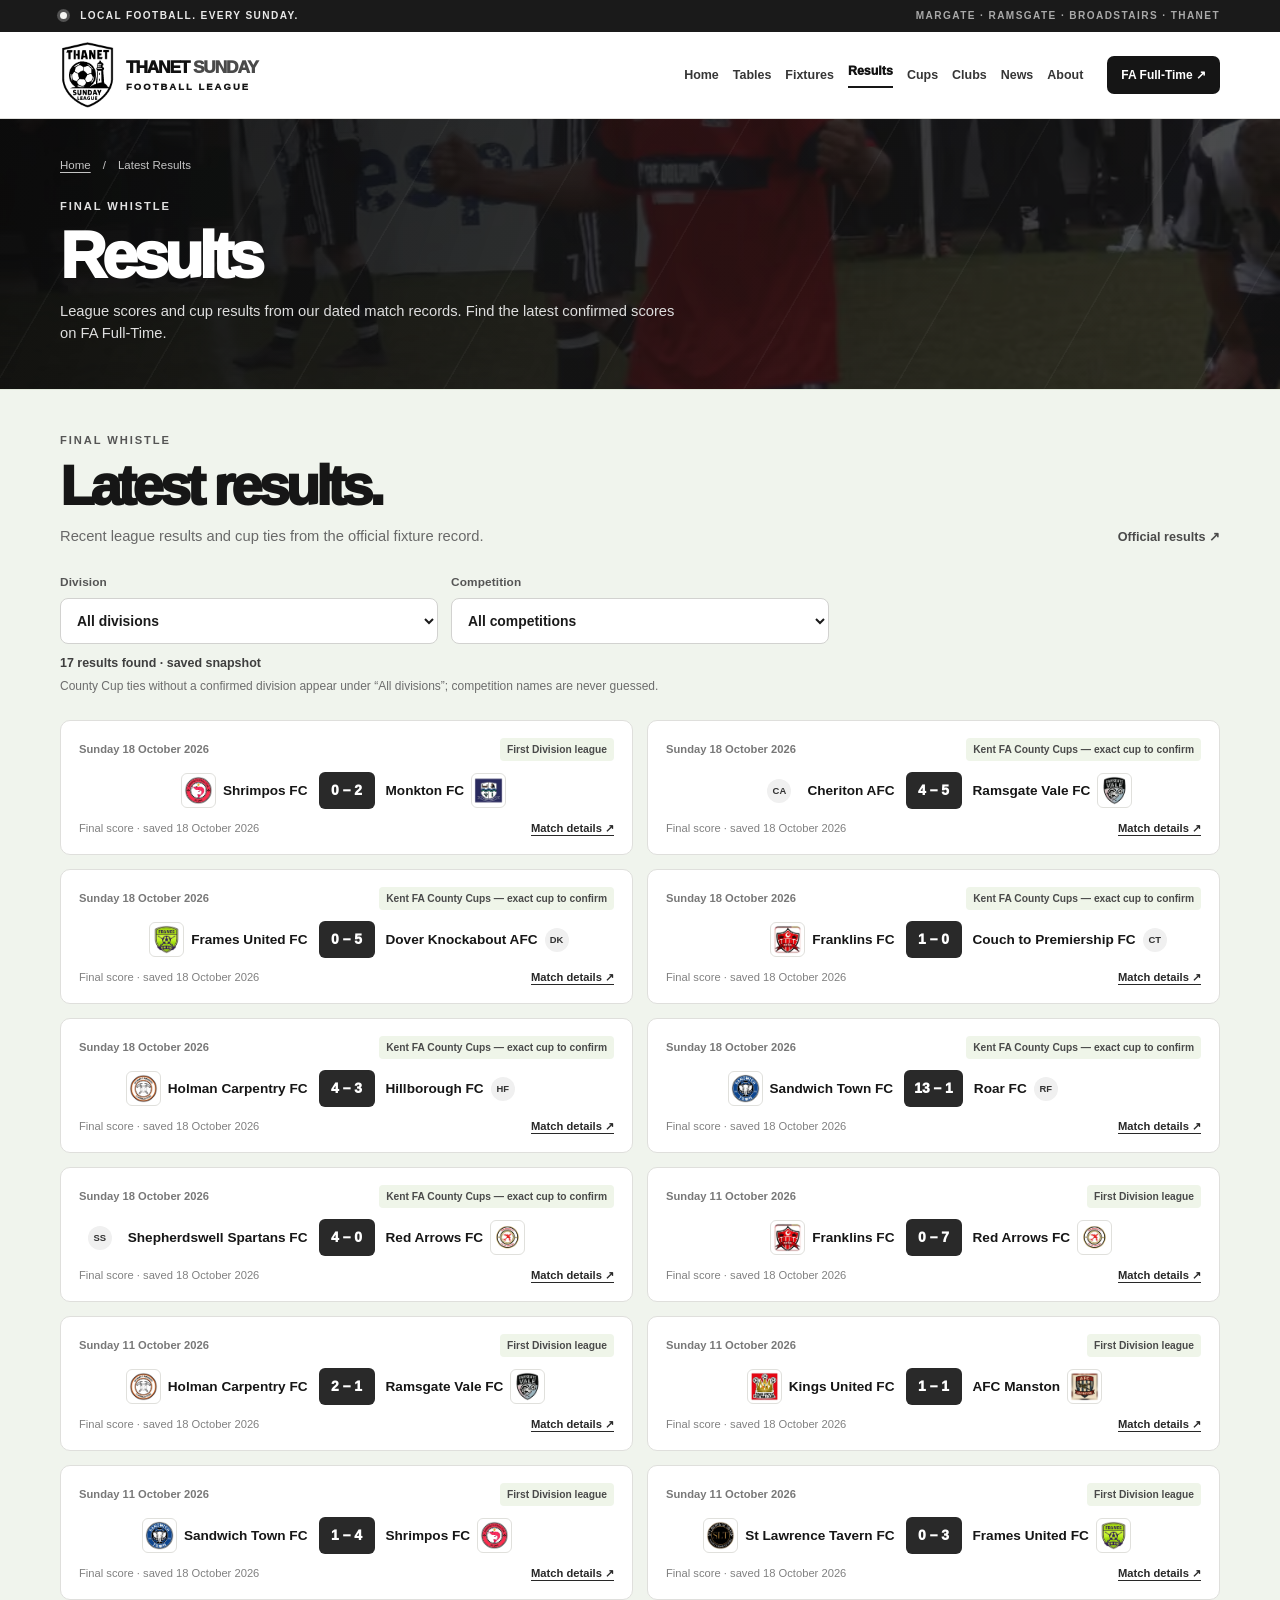
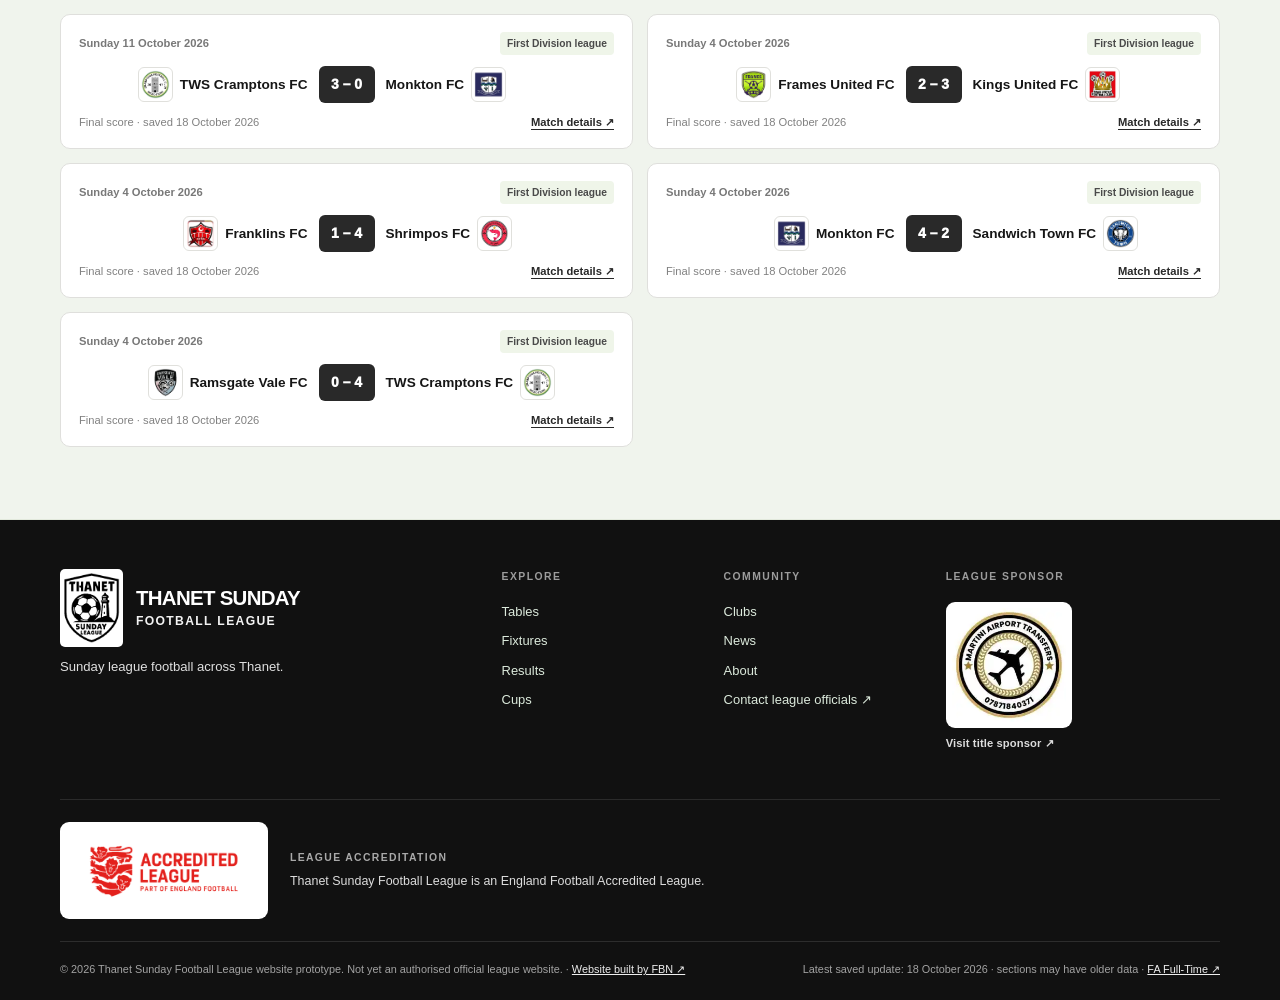
<file: results.html>
<!doctype html>
<html lang="en-GB">
<head>
  <meta charset="utf-8">
  <meta name="viewport" content="width=device-width, initial-scale=1">
  <meta name="theme-color" content="#141414">
  <meta name="description" content="League scores and cup results from our dated match records. Find the latest confirmed scores on FA Full-Time.">
  <meta property="og:title" content="Thanet Sunday Football League — 2026/27">
  <meta property="og:type" content="website">
  <title>Latest Results | Thanet Sunday Football League</title>
  <link rel="icon" type="image/svg+xml" href="./assets/thanet-league-badge.svg">
  <link rel="stylesheet" href="./styles.css?v=20261018-cups-v1">
  <script src="./data/league-data.js?v=20261018-cups-v1" defer></script>
  <script src="./site-v9.js?v=20261018-cups-v1" defer></script>
  <link rel="stylesheet" href="./cup-layout.css?v=20261018-cups-v1">
  <link rel="stylesheet" href="./accreditation.css?v=20261019-league-accreditation-v1">
  <link rel="stylesheet" href="./sponsor-logo.css?v=20261019-martini-logo-v1">
</head>
<body>
<a class="skip-link" href="#main">Skip to content</a>
<div class="topline"><div class="shell topinner"><span><span class="live-dot" aria-hidden="true"></span> LOCAL FOOTBALL. EVERY SUNDAY.</span><span class="top-location">MARGATE · RAMSGATE · BROADSTAIRS · THANET</span></div></div>
<header class="header">
  <div class="shell nav-shell">
    <a class="logo" href="./index.html" aria-label="Thanet Sunday Football League home">
      <img class="league-crest" src="./assets/thanet-league-badge.svg" alt="Thanet Sunday League crest" width="60" height="74">
      <span class="logo-copy"><strong>THANET <i>SUNDAY</i></strong><small>FOOTBALL LEAGUE</small></span>
    </a>
    <button class="menu-button" type="button" id="menu-button" aria-expanded="false" aria-controls="main-nav" aria-label="Toggle navigation"><span></span><span></span><span></span></button>
    <nav id="main-nav" class="nav" aria-label="Main menu">
      <a href="./index.html">Home</a><a href="./tables.html">Tables</a><a href="./fixtures.html">Fixtures</a><a href="./results.html" aria-current="page">Results</a><a href="./cups.html">Cups</a><a href="./clubs.html">Clubs</a><a href="./news.html">News</a><a href="./about.html">About</a>
    </nav>
    <a class="official-top" href="https://fulltime.thefa.com/index.html?league=391033232" target="_blank" rel="noopener noreferrer">FA Full-Time <span aria-hidden="true">↗</span></a>
  </div>
</header>
<main id="main">
<section class="page-hero" aria-labelledby="page-title"><div class="shell page-hero-inner"><nav class="breadcrumbs" aria-label="Breadcrumb"><a href="./index.html">Home</a><span aria-hidden="true">/</span><span>Latest Results</span></nav><p class="eyebrow light">FINAL WHISTLE</p><h1 id="page-title">Results</h1><p>League scores and cup results from our dated match records. Find the latest confirmed scores on FA Full-Time.</p></div></section>
<section class="section section-tinted" id="results" aria-labelledby="results-title"><div class="shell">
  <div class="section-heading"><div><p class="eyebrow">FINAL WHISTLE</p><h2 id="results-title">Latest results.</h2><p>Recent league results and cup ties from the official fixture record.</p></div><a class="text-link" href="https://fulltime.thefa.com/results.html?league=391033232" target="_blank" rel="noopener noreferrer">Official results ↗</a></div>
  <div class="match-filters" role="group" aria-label="Filter recent results">
  <div class="match-filter"><label for="results-division">Division</label><select id="results-division"><option value="all">All divisions</option><option value="first">First Division</option><option value="second">Second Division</option><option value="unassigned">Cup ties · division unassigned</option></select></div>
  <div class="match-filter"><label for="results-competition">Competition</label><select id="results-competition"><option value="all">All competitions</option></select></div>
</div><p id="results-count" class="match-filter-count" role="status"></p><p class="filter-caveat">County Cup ties without a confirmed division appear under “All divisions”; competition names are never guessed.</p>
  <div id="results-list" class="match-grid" aria-live="polite"><p class="empty">Loading the saved league snapshot… <a href="https://fulltime.thefa.com/index.html?league=391033232" target="_blank" rel="noopener noreferrer">FA Full-Time ↗</a></p></div>
</div></section>
</main>
<footer class="footer"><div class="shell footer-grid"><div><div class="footer-logo"><img src="./assets/thanet-league-badge.svg" alt="Thanet Sunday League badge" width="66" height="82"><strong>THANET SUNDAY<span class="footer-league-name">FOOTBALL LEAGUE</span></strong></div><p>Sunday league football across Thanet.</p></div><div><h3>EXPLORE</h3><a href="./tables.html">Tables</a><a href="./fixtures.html">Fixtures</a><a href="./results.html">Results</a><a href="./cups.html">Cups</a></div><div><h3>COMMUNITY</h3><a href="./clubs.html">Clubs</a><a href="./news.html">News</a><a href="./about.html">About</a><a href="https://fulltime.thefa.com/index.html?league=391033232" target="_blank" rel="noopener noreferrer">Contact league officials ↗</a></div><div><h3>LEAGUE SPONSOR</h3><a class="footer-sponsor footer-sponsor-logo" href="https://www.martiniairporttransfers.co.uk/" target="_blank" rel="noopener noreferrer" aria-label="Visit Martini Airport Transfers, league title sponsor"><span class="sponsor-logo-frame"><img src="./assets/martini-airport-transfers-logo.svg" width="126" height="126" alt="Martini Airport Transfers logo" loading="lazy" decoding="async"></span><span class="sponsor-visit">Visit title sponsor ↗</span></a></div></div><div class="shell league-accreditation-row" aria-label="League accreditation"><div class="league-accreditation-mark"><img src="./assets/england-football-accredited-league.svg" width="185" height="80" alt="Accredited League — Part of England Football" loading="lazy" decoding="async"></div><div class="league-accreditation-copy"><span class="league-accreditation-kicker">LEAGUE ACCREDITATION</span><p>Thanet Sunday Football League is an England Football Accredited League.</p></div></div><div class="shell footer-bottom"><span>© <span id="year">2026</span> Thanet Sunday Football League website prototype. Not yet an authorised official league website. <span class="footer-builder-credit">· <a href="https://www.footballbuyingnetwork.co.uk" target="_blank" rel="noopener noreferrer" aria-label="Visit Football Buying Network — website built by FBN">Website built by FBN ↗</a></span></span><span><span data-league-update>Saved data · 18 October 2026</span> · <a href="https://fulltime.thefa.com/index.html?league=391033232" target="_blank" rel="noopener noreferrer">FA Full-Time ↗</a></span></div></footer>
</body>
</html>
</file>
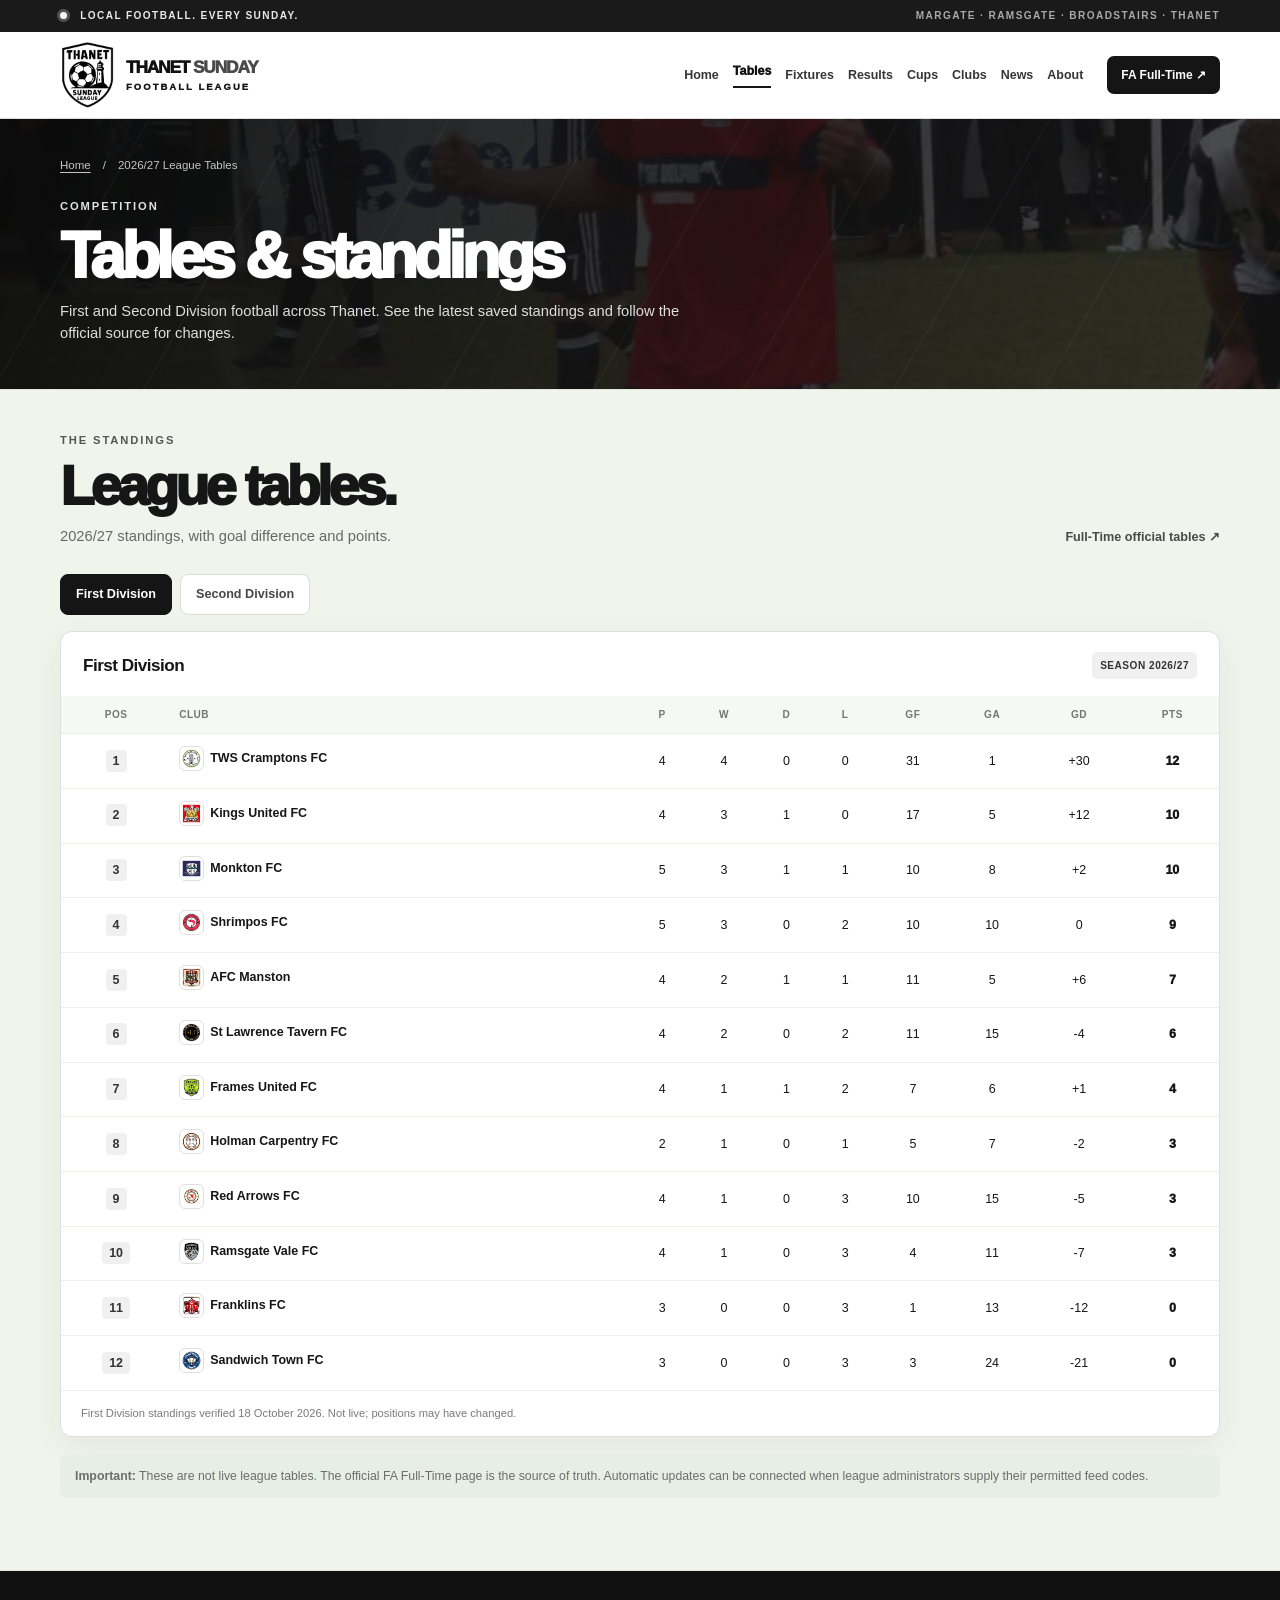
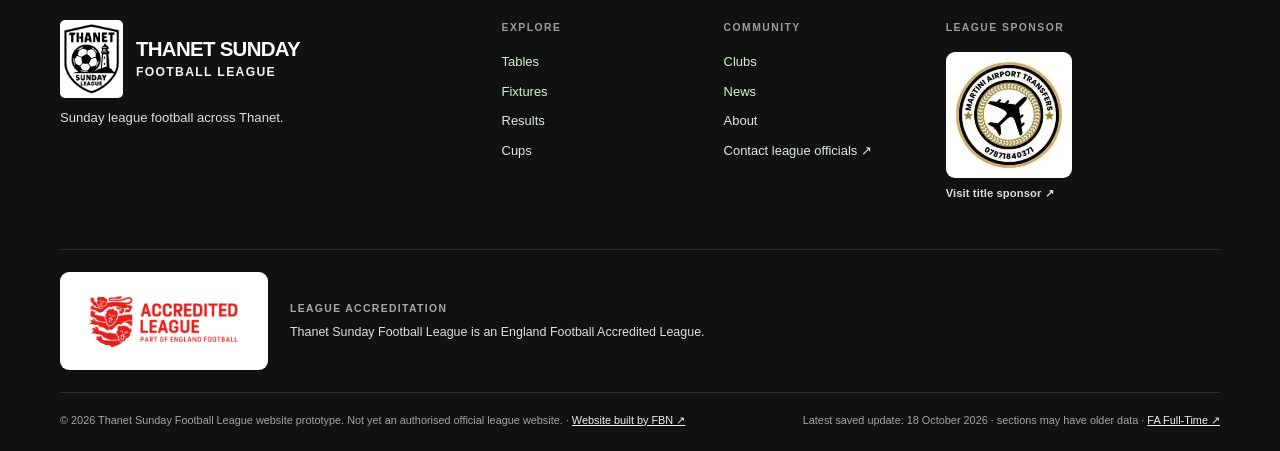
<file: tables.html>
<!doctype html>
<html lang="en-GB">
<head>
  <meta charset="utf-8">
  <meta name="viewport" content="width=device-width, initial-scale=1">
  <meta name="theme-color" content="#141414">
  <meta name="description" content="First and Second Division football across Thanet. See the latest saved standings and follow the official source for changes.">
  <meta property="og:title" content="Thanet Sunday Football League — 2026/27">
  <meta property="og:type" content="website">
  <title>2026/27 League Tables | Thanet Sunday Football League</title>
  <link rel="icon" type="image/svg+xml" href="./assets/thanet-league-badge.svg">
  <link rel="stylesheet" href="./styles.css?v=20261018-match-centre-v1">
  <script src="./data/league-data.js?v=20261018-cups-v1" defer></script>
  <script src="./site-v9.js?v=20261018-cups-v1" defer></script>
  <link rel="stylesheet" href="./accreditation.css?v=20261019-league-accreditation-v1">
  <link rel="stylesheet" href="./sponsor-logo.css?v=20261019-martini-logo-v1">
</head>
<body>
<a class="skip-link" href="#main">Skip to content</a>
<div class="topline"><div class="shell topinner"><span><span class="live-dot" aria-hidden="true"></span> LOCAL FOOTBALL. EVERY SUNDAY.</span><span class="top-location">MARGATE · RAMSGATE · BROADSTAIRS · THANET</span></div></div>
<header class="header">
  <div class="shell nav-shell">
    <a class="logo" href="./index.html" aria-label="Thanet Sunday Football League home">
      <img class="league-crest" src="./assets/thanet-league-badge.svg" alt="Thanet Sunday League crest" width="60" height="74">
      <span class="logo-copy"><strong>THANET <i>SUNDAY</i></strong><small>FOOTBALL LEAGUE</small></span>
    </a>
    <button class="menu-button" type="button" id="menu-button" aria-expanded="false" aria-controls="main-nav" aria-label="Toggle navigation"><span></span><span></span><span></span></button>
    <nav id="main-nav" class="nav" aria-label="Main menu">
      <a href="./index.html">Home</a><a href="./tables.html" aria-current="page">Tables</a><a href="./fixtures.html">Fixtures</a><a href="./results.html">Results</a><a href="./cups.html">Cups</a><a href="./clubs.html">Clubs</a><a href="./news.html">News</a><a href="./about.html">About</a>
    </nav>
    <a class="official-top" href="https://fulltime.thefa.com/index.html?league=391033232" target="_blank" rel="noopener noreferrer">FA Full-Time <span aria-hidden="true">↗</span></a>
  </div>
</header>
<main id="main">
<section class="page-hero" aria-labelledby="page-title"><div class="shell page-hero-inner"><nav class="breadcrumbs" aria-label="Breadcrumb"><a href="./index.html">Home</a><span aria-hidden="true">/</span><span>2026/27 League Tables</span></nav><p class="eyebrow light">COMPETITION</p><h1 id="page-title">Tables & standings</h1><p>First and Second Division football across Thanet. See the latest saved standings and follow the official source for changes.</p></div></section>
<section class="section section-tinted" id="tables" aria-labelledby="tables-title"><div class="shell">
  <div class="section-heading"><div><p class="eyebrow">THE STANDINGS</p><h2 id="tables-title">League tables.</h2><p>2026/27 standings, with goal difference and points.</p></div><a class="text-link" href="https://fulltime.thefa.com/index.html?league=391033232" target="_blank" rel="noopener noreferrer">Full-Time official tables ↗</a></div>
  <div class="tabs" role="group" aria-label="Choose a division"><button class="tab active" type="button" data-division="first" aria-pressed="true">First Division</button><button class="tab" type="button" data-division="second" aria-pressed="false">Second Division</button></div>
  <div class="panel"><div class="panel-head"><h3 id="division-heading">First Division</h3><span class="tag">SEASON 2026/27</span></div><div id="full-table" class="table-wrap"><p class="empty">Loading the saved league snapshot… <a href="https://fulltime.thefa.com/index.html?league=391033232" target="_blank" rel="noopener noreferrer">FA Full-Time ↗</a></p></div><div class="panel-foot" id="table-note">League table snapshot, verified 18 October 2026. Rankings may change.</div></div>
  <p class="data-note"><strong>Important:</strong> These are not live league tables. The official FA Full-Time page is the source of truth. Automatic updates can be connected when league administrators supply their permitted feed codes.</p>
</div></section>
</main>
<footer class="footer"><div class="shell footer-grid"><div><div class="footer-logo"><img src="./assets/thanet-league-badge.svg" alt="Thanet Sunday League badge" width="66" height="82"><strong>THANET SUNDAY<span class="footer-league-name">FOOTBALL LEAGUE</span></strong></div><p>Sunday league football across Thanet.</p></div><div><h3>EXPLORE</h3><a href="./tables.html">Tables</a><a href="./fixtures.html">Fixtures</a><a href="./results.html">Results</a><a href="./cups.html">Cups</a></div><div><h3>COMMUNITY</h3><a href="./clubs.html">Clubs</a><a href="./news.html">News</a><a href="./about.html">About</a><a href="https://fulltime.thefa.com/index.html?league=391033232" target="_blank" rel="noopener noreferrer">Contact league officials ↗</a></div><div><h3>LEAGUE SPONSOR</h3><a class="footer-sponsor footer-sponsor-logo" href="https://www.martiniairporttransfers.co.uk/" target="_blank" rel="noopener noreferrer" aria-label="Visit Martini Airport Transfers, league title sponsor"><span class="sponsor-logo-frame"><img src="./assets/martini-airport-transfers-logo.svg" width="126" height="126" alt="Martini Airport Transfers logo" loading="lazy" decoding="async"></span><span class="sponsor-visit">Visit title sponsor ↗</span></a></div></div><div class="shell league-accreditation-row" aria-label="League accreditation"><div class="league-accreditation-mark"><img src="./assets/england-football-accredited-league.svg" width="185" height="80" alt="Accredited League — Part of England Football" loading="lazy" decoding="async"></div><div class="league-accreditation-copy"><span class="league-accreditation-kicker">LEAGUE ACCREDITATION</span><p>Thanet Sunday Football League is an England Football Accredited League.</p></div></div><div class="shell footer-bottom"><span>© <span id="year">2026</span> Thanet Sunday Football League website prototype. Not yet an authorised official league website. <span class="footer-builder-credit">· <a href="https://www.footballbuyingnetwork.co.uk" target="_blank" rel="noopener noreferrer" aria-label="Visit Football Buying Network — website built by FBN">Website built by FBN ↗</a></span></span><span><span data-league-update>Saved data · 18 October 2026</span> · <a href="https://fulltime.thefa.com/index.html?league=391033232" target="_blank" rel="noopener noreferrer">FA Full-Time ↗</a></span></div></footer>
</body>
</html>
</file>
<file: styles.css>
:root{--green:#151515;--deep:#101010;--mid:#383838;--lime:#f5f5f3;--ink:#161616;--muted:#686868;--cream:#f8f8f6;--pale:#f0f0ed;--line:#dfdfdc}*{box-sizing:border-box}html{scroll-behavior:smooth}body{margin:0;background:var(--cream);color:var(--ink);font-family:Inter,ui-sans-serif,-apple-system,BlinkMacSystemFont,"Segoe UI",sans-serif;line-height:1.5}a{color:inherit}a:hover{color:#555555}button,select{font:inherit}button{cursor:pointer}a,button{-webkit-tap-highlight-color:transparent}a:focus-visible,button:focus-visible,select:focus-visible{outline:3px solid #929292;outline-offset:3px}.skip-link{position:absolute;left:-9999px;top:8px;background:#fff;padding:10px;z-index:40}.skip-link:focus{left:10px}.shell{width:min(1160px,calc(100% - 42px));margin-inline:auto}.topline{background:#1a1a1a;color:#e9e9e9;font-size:.63rem;font-weight:850;letter-spacing:.14em}.topinner{display:flex;justify-content:space-between;gap:15px;align-items:center;min-height:32px}.top-location{color:#a9a9a9}.live-dot,.status-dot{display:inline-block;width:7px;height:7px;border-radius:50%;background:var(--lime);margin-right:9px;box-shadow:0 0 0 3px #f6f6f640}.header{position:sticky;top:0;background:#fff;border-bottom:1px solid var(--line);z-index:20}.nav-shell{min-height:80px;display:flex;align-items:center;gap:24px}.logo{display:flex;gap:10px;align-items:center;text-decoration:none;flex-shrink:0}.logo-mark{width:48px;height:48px;border-radius:12px;background:var(--green);color:var(--lime);display:grid;place-items:center}.logo-mark svg{width:34px;height:34px}.logo-copy{display:grid;line-height:1}.logo-copy strong{font-size:1.08rem;font-weight:950;letter-spacing:-.065em;white-space:nowrap}.logo-copy i{color:#777777;font-style:normal}.logo-copy small{letter-spacing:.22em;font-size:.59rem;font-weight:950;margin-top:6px}.nav{display:flex;align-items:center;gap:14px;margin-left:auto}.nav a{text-decoration:none;font-size:.78rem;font-weight:760;color:#363636}.nav a:hover{color:#696969}.official-top{border-radius:7px;padding:10px 14px;background:var(--green);color:white;font-size:.75rem;text-decoration:none;white-space:nowrap;font-weight:820}.official-top:hover{color:white;background:#414141}.menu-button{display:none;border:0;background:transparent;margin-left:auto;width:42px;height:42px;align-items:center;justify-content:center;flex-direction:column;gap:5px}.menu-button span{width:23px;height:2px;background:var(--green);border-radius:2px}.hero{position:relative;overflow:hidden;background:radial-gradient(ellipse at 84% 20%,#52525270 0,transparent 51%),linear-gradient(118deg,#1a1a1a,#292929 75%,#323232);color:white}.hero:before{position:absolute;inset:0;content:"";background:repeating-linear-gradient(120deg,transparent 0 95px,#ffffff06 96px,#ffffff06 97px);pointer-events:none}.hero-layout{position:relative;z-index:2;display:grid;grid-template-columns:1.05fr .95fr;align-items:center;gap:67px;padding:75px 0 79px}.eyebrow{color:#555555;letter-spacing:.17em;font-size:.7rem;font-weight:900;margin:0;text-transform:uppercase}.eyebrow.light{color:var(--lime)}.dash{width:21px;height:1px;background:currentColor;vertical-align:middle;display:inline-block;margin:0 8px}.hero h1{font-size:clamp(3.3rem,6.4vw,6.25rem);letter-spacing:-.076em;line-height:.95;font-weight:950;margin:18px 0 26px;max-width:650px}.hero h1 span{color:var(--lime)}.hero-sub{max-width:490px;color:#d1e3d4;font-size:1rem;margin:0 0 26px}.hero-buttons{display:flex;gap:11px;flex-wrap:wrap}.button{display:inline-flex;align-items:center;justify-content:center;gap:16px;border-radius:7px;padding:13px 18px;font-size:.84rem;text-decoration:none;font-weight:850;transition:transform .15s,background .15s}.button:hover{transform:translateY(-2px)}.button.lime{background:var(--lime);color:#242424}.button.lime:hover{color:#242424;background:#f7f7f7}.button.ghost{border:1px solid #d2e7d65e;color:#fff}.button.ghost:hover{color:#fff;background:#ffffff1e}.hero-numbers{display:flex;flex-wrap:wrap;gap:32px;margin-top:50px}.hero-numbers>div{display:grid;gap:3px}.hero-numbers strong{font-size:1.34rem;letter-spacing:-.04em;line-height:1}.hero-numbers strong span{color:#e3e3e3}.hero-numbers small{color:#b2b2b2;font-size:.66rem;letter-spacing:.09em;font-weight:840}.weekend-card{max-width:480px;width:100%;justify-self:end;background:#fcfdf7;color:var(--ink);border-radius:14px;box-shadow:0 28px 70px #1414145e;overflow:hidden;transform:rotate(1deg)}.weekend-label{display:flex;justify-content:space-between;align-items:center;background:var(--lime);padding:15px 20px;font-size:.68rem;font-weight:950;letter-spacing:.12em}.weekend-label>span:last-child{color:#555555}.status-dot{background:#353535;box-shadow:0 0 0 3px #33333324}.weekend-body{padding:22px}.overline{margin:0 0 6px;color:#818181;font-size:.67rem;letter-spacing:.13em;font-weight:890}.small-match{display:grid;grid-template-columns:1fr auto 1fr;gap:10px;padding:14px 0;border-bottom:1px solid #e2eadf;align-items:center}.small-match .team{font-size:.84rem;font-weight:820}.small-match .team:first-child{text-align:right}.small-match .vs{background:#ecf3e6;color:#545454;border-radius:5px;padding:5px 8px;font-size:.7rem;font-weight:900}.card-bottom{display:flex;justify-content:space-between;gap:10px;align-items:center;margin-top:17px}.card-bottom span{color:#757575;font-size:.69rem}.card-bottom a{font-size:.76rem;font-weight:900;color:#404040;text-decoration:none}.hero-rings{position:absolute;border:2px solid #ffffff12;width:480px;height:480px;border-radius:50%;right:-240px;bottom:-310px}.sponsor-ribbon{background:#ecf3e7;border-bottom:1px solid #dde9d7}.sponsor-ribbon-inner{display:flex;align-items:center;justify-content:space-between;gap:20px;min-height:76px}.sponsor-kicker,.sponsor-note{font-size:.68rem;color:#727272;letter-spacing:.14em;font-weight:890}.sponsor-name{font-weight:950;text-decoration:none;font-size:1.22rem;letter-spacing:-.035em}.sponsor-name span{font-size:.79rem;letter-spacing:.04em;color:#717171}.sponsor-name b{color:#535353}.section{padding:72px 0;scroll-margin-top:85px}.section-tinted{background:#f0f4ed;border-top:1px solid #e2e9dc;border-bottom:1px solid #e2e9dc}.section-heading{display:flex;align-items:end;justify-content:space-between;gap:18px;margin-bottom:27px}.section-heading h2{font-size:clamp(2.2rem,4.6vw,3.5rem);letter-spacing:-.07em;line-height:1.05;font-weight:950;margin:8px 0 0}.section-heading p:not(.eyebrow){margin:9px 0 0;color:var(--muted);font-size:.92rem}.text-link{color:#4a4a4a;font-weight:850;text-decoration:none;font-size:.79rem;white-space:nowrap}.text-link:hover{text-decoration:underline}.overview-grid{display:grid;grid-template-columns:1.35fr .9fr;gap:22px}.panel{background:#fff;border:1px solid var(--line);border-radius:12px;overflow:hidden;box-shadow:0 10px 32px #28282810}.panel-head{display:flex;justify-content:space-between;align-items:center;gap:10px;padding:20px 22px 17px}.panel-head h3{font-size:1.07rem;letter-spacing:-.03em;margin:0}.tag{color:#525252;background:#edf4e8;letter-spacing:.05em;font-size:.63rem;font-weight:900;padding:6px 8px;border-radius:5px;white-space:nowrap}.table-wrap{overflow-x:auto}.standings{width:100%;border-collapse:collapse;min-width:570px}.standings th{text-align:center;color:#757575;text-transform:uppercase;letter-spacing:.05em;font-size:.63rem;padding:11px 8px;background:#f6f8f3;border-bottom:1px solid #e7ede3}.standings td{text-align:center;font-size:.78rem;padding:12px 8px;border-bottom:1px solid #edf1e9;font-variant-numeric:tabular-nums}.standings th:nth-child(2),.standings td:nth-child(2){text-align:left}.standings td:nth-child(2){font-weight:790}.standings td:last-child{font-weight:940}.standings tbody tr:last-child td{border-bottom:0}.standings tbody tr:hover{background:#f6faf4}.team-circle{width:24px;height:24px;display:inline-grid;place-items:center;background:#eaf4e8;color:#555555;border-radius:50%;font-size:.59rem;font-weight:900;margin-right:9px;vertical-align:middle}.position-pill{background:#eaf5e4;padding:4px 7px;border-radius:4px;font-weight:860}.panel-foot{border-top:1px solid #eaf0e7;padding:14px 20px;display:flex;gap:12px;justify-content:space-between;color:#7a7a7a;font-size:.7rem}.panel-foot a{font-weight:850;color:#434343;text-decoration:none}.result-mini{padding:13px 19px;border-bottom:1px solid #ecf0e9}.result-mini:last-child{border-bottom:0}.result-mini .date-small{display:block;color:#767676;font-size:.67rem;margin-bottom:7px}.result-mini .teams-small{display:grid;grid-template-columns:1fr auto 1fr;gap:9px;align-items:center}.teams-small strong{font-size:.78rem;font-weight:830}.teams-small strong:first-child{text-align:right}.score-mini{background:#292929;color:white;border-radius:5px;padding:4px 7px;font-size:.76rem;font-weight:950;white-space:nowrap}.tabs{display:flex;gap:8px;margin-bottom:16px;flex-wrap:wrap}.tab{background:#fff;border:1px solid #d7e1d2;color:#474747;border-radius:8px;padding:10px 15px;font-weight:850;font-size:.79rem}.tab.active{background:var(--green);color:#fff;border-color:var(--green)}.data-note{font-size:.77rem;color:#6d6d6d;background:#e7efe4;padding:12px 15px;border-radius:7px;line-height:1.55;margin:18px 0 0}.filter-row{display:flex;align-items:center;flex-wrap:wrap;gap:12px;margin-bottom:21px}.filter-row label{font-weight:850;color:#4a4a4a;font-size:.8rem}.filter-row select{border:1px solid #cfdfcf;background:white;border-radius:7px;color:var(--ink);min-width:220px;padding:10px 13px}.filter-hint{font-size:.73rem;color:#737373;margin-left:auto}.match-grid{display:grid;grid-template-columns:repeat(2,minmax(0,1fr));gap:14px}.match-card{background:white;border:1px solid var(--line);border-radius:10px;padding:17px 18px;display:grid;gap:11px}.match-meta{display:flex;align-items:center;justify-content:space-between;gap:12px;font-size:.7rem;color:#787878;font-weight:740}.match-meta b{background:#eff5e9;color:#4a4a4a;border-radius:4px;padding:4px 7px;font-size:.64rem}.match-row{display:grid;grid-template-columns:minmax(0,1fr) auto minmax(0,1fr);gap:11px;align-items:center}.match-row strong{font-size:.85rem;line-height:1.3}.match-row strong:first-child{text-align:right}.match-row .score{background:#292929;color:#fff;border-radius:6px;padding:8px 10px;min-width:56px;text-align:center;font-size:.87rem;font-weight:950;white-space:nowrap}.match-row .score.vs{background:#ebf2e4;color:#545454;font-size:.71rem}.match-bottom{font-size:.7rem;color:#818181;text-align:center}.empty{grid-column:1/-1;padding:28px;border:1px dashed #aabda9;border-radius:9px;background:#f7faf4;color:#525252;text-align:center}.cup-grid{display:grid;grid-template-columns:1fr 1fr;gap:22px}.cup-feature{position:relative;background:linear-gradient(125deg,#242424,#3d3d3d);border-radius:12px;padding:38px;color:#fff;overflow:hidden}.cup-symbol{position:absolute;right:-7px;top:-60px;font-size:16rem;color:#ffffff0d;pointer-events:none}.cup-feature h3{font-size:2.9rem;letter-spacing:-.07em;line-height:1.02;margin:15px 0}.cup-feature p:not(.eyebrow){max-width:450px;color:#cce0d0}.cup-feature .button{margin-top:15px}.clubs-grid{display:grid;grid-template-columns:repeat(3,minmax(0,1fr));gap:13px}.club-card{display:flex;align-items:center;gap:13px;background:#fff;border:1px solid var(--line);border-radius:10px;padding:16px;font-size:.86rem;font-weight:850}.club-card .team-circle{width:42px;height:42px;flex-shrink:0;margin:0;font-size:.68rem}.club-card small{display:block;font-size:.7rem;color:#849488;font-weight:690;margin-top:3px}.news-grid{display:grid;grid-template-columns:repeat(3,minmax(0,1fr));gap:19px}.news-card{background:white;border:1px solid var(--line);border-radius:12px;overflow:hidden;display:flex;flex-direction:column}.news-visual{height:160px;display:flex;align-items:end;justify-content:space-between;overflow:hidden;background:radial-gradient(ellipse at 74% 38%,#e0e0e070,transparent 60%),linear-gradient(120deg,#292929,#444444);color:#f7f7f7;padding:19px}.news-visual.secondary{color:#2e2e2e;background:linear-gradient(135deg,#f1f1f1,#aeaeae)}.news-visual.dark{color:#f7f7f7;background:linear-gradient(135deg,#212121,#434343)}.news-visual span{font-size:2rem;letter-spacing:-.07em;line-height:1;font-weight:950}.news-visual b{font-size:7rem;line-height:.68;opacity:.14;letter-spacing:-.12em}.news-body{padding:21px;flex:1;display:flex;flex-direction:column}.news-body small{color:#7c7c7c;letter-spacing:.08em;font-size:.64rem;font-weight:850}.news-body h3{margin:12px 0;font-size:1.12rem;line-height:1.2;letter-spacing:-.025em}.news-body p{font-size:.83rem;color:#6a6a6a;margin:0 0 21px}.news-body a{margin-top:auto;color:#454545;text-decoration:none;font-size:.78rem;font-weight:850}.about-section{background:#1e1e1e;color:#fff}.about-grid{display:grid;grid-template-columns:1fr .74fr;gap:95px;align-items:center}.about-grid h2{font-size:clamp(2.4rem,5vw,4.3rem);line-height:1.04;letter-spacing:-.071em;margin:13px 0}.about-grid h2 span{color:var(--lime)}.about-grid p:not(.eyebrow){color:#c3d9c8;max-width:590px}.about-grid .button{margin-top:14px}.about-side{padding:25px 30px;border:1px solid #ffffff23;background:#ffffff0b;border-radius:11px}.large-ball{font-size:2rem}.about-side h3{font-size:1.22rem}.about-side p{font-size:.84rem}.about-side a{color:var(--lime);text-decoration:none;font-size:.83rem;font-weight:850}.footer{background:#161616;color:#d6e5d7}.footer-grid{padding:49px 0;display:grid;grid-template-columns:1.5fr .7fr .7fr 1fr;gap:30px}.footer-grid>div{display:flex;flex-direction:column;align-items:flex-start;gap:10px}.footer-logo{font-size:1.35rem;font-weight:950;letter-spacing:-.04em}.footer-logo span{color:var(--lime)}.footer-grid p{font-size:.82rem;color:#e0e0e0;margin:0}.footer-grid h3{font-size:.65rem;letter-spacing:.14em;color:#9c9c9c;margin:0 0 7px}.footer-grid a{font-size:.81rem;color:#dceadc;text-decoration:none}.footer-grid a:hover{color:var(--lime)}.footer-grid .footer-sponsor{font-size:1.16rem;font-weight:950;line-height:1.05}.footer-sponsor span{color:var(--lime);font-size:.73rem;letter-spacing:.09em}.footer-bottom{border-top:1px solid #2d2d2d;padding:19px 0 23px;display:flex;justify-content:space-between;gap:15px;color:#a3a3a3;font-size:.68rem}.footer-bottom a{color:#eeeeee}.muted{color:var(--muted)}@media(max-width:1120px){.nav{gap:9px}.nav a{font-size:.73rem}.nav-shell{gap:17px}.official-top{display:none}.hero-layout{gap:26px}}@media(max-width:840px){.nav-shell{min-height:71px}.menu-button{display:flex}.nav{display:none;position:absolute;left:0;right:0;top:71px;background:#fff;box-shadow:0 18px 30px #1616162a;padding:13px 24px 23px;flex-direction:column;align-items:stretch;margin:0}.nav.open{display:flex}.nav a{font-size:.94rem;padding:10px 13px;border-radius:6px}.nav a:hover{background:#f0f6eb}.hero-layout{grid-template-columns:1fr;padding:56px 0}.weekend-card{max-width:none;transform:none;justify-self:auto}.hero h1{max-width:700px}.overview-grid,.cup-grid,.about-grid{grid-template-columns:1fr;gap:19px}.news-grid{grid-template-columns:repeat(2,minmax(0,1fr))}.clubs-grid{grid-template-columns:repeat(2,minmax(0,1fr))}.footer-grid{grid-template-columns:repeat(2,1fr)}.filter-hint{margin-left:0}.about-grid{gap:33px}}@media(max-width:590px){.shell{width:min(100% - 28px,1160px)}.top-location{display:none}.logo-mark{width:43px;height:43px}.logo-copy strong{font-size:.95rem}.logo-copy small{font-size:.54rem}.hero-layout{padding:46px 0}.hero h1{font-size:clamp(3.05rem,13vw,4.7rem)}.hero-sub{font-size:.92rem}.hero-numbers{gap:20px;margin-top:36px}.hero-numbers strong{font-size:1.06rem}.hero-numbers small{font-size:.56rem}.weekend-label{font-size:.59rem}.weekend-body{padding:16px}.small-match .team{font-size:.75rem}.sponsor-ribbon-inner{padding:17px 0;display:grid;gap:4px}.sponsor-name{font-size:1.07rem}.sponsor-name span{font-size:.66rem}.section{padding:48px 0}.section-heading{display:block}.section-heading h2{font-size:2.4rem}.section-heading .text-link{display:inline-block;margin-top:15px}.match-grid,.clubs-grid,.news-grid{grid-template-columns:1fr}.match-row strong{font-size:.76rem}.filter-row label{width:100%}.filter-row select{width:100%}.cup-feature{padding:25px}.cup-feature h3{font-size:2.35rem}.footer-grid{grid-template-columns:repeat(2,1fr);gap:26px}.footer-grid>div:first-child,.footer-grid>div:last-child{grid-column:1/-1}.footer-bottom{flex-direction:column}.about-side{padding:20px}}@media(prefers-reduced-motion:reduce){html{scroll-behavior:auto}*{transition:none!important}}
/* Brand refresh · authentic crest and monochrome league identity */
.logo-mark{display:none}
.logo{gap:11px}
.league-crest{display:block;width:55px;height:66px;object-fit:contain;flex:none;background:#fff}
.nav-shell{min-height:86px}
.logo-copy strong{color:#111}.logo-copy i{color:#4a4a4a}
.hero{background:radial-gradient(ellipse at 86% 12%,#343434 0%,transparent 52%),linear-gradient(112deg,#111 0%,#232323 68%,#303030 100%)}
.hero:before{background:repeating-linear-gradient(120deg,transparent 0 95px,#ffffff08 96px,#ffffff08 97px)}
.hero-crest-row{display:flex;align-items:center;gap:16px;margin:0 0 29px;letter-spacing:.14em;font-size:.87rem;font-weight:900;color:#fff}
.hero-crest-row img{width:86px;height:107px;object-fit:contain;background:#fff;border-radius:8px;padding:4px}
.hero-crest-row small{display:inline-block;margin-top:8px;color:#c7c7c7;font-size:.65rem;font-weight:770;letter-spacing:.17em}
.hero h1 span{color:#fff;text-decoration:underline;text-decoration-thickness:5px;text-underline-offset:10px}
.eyebrow.light{color:#e2e2e2}
.button.lime{background:#fff;color:#111}.button.lime:hover{background:#e6e6e6;color:#111}
.weekend-label{background:#ededeb;color:#171717}
.weekend-card{background:#fff}
.sponsor-ribbon{background:#eee;border-color:#d8d8d8}
.sponsor-name span{color:#595959}
.sponsor-kicker,.sponsor-note{color:#626262}
.position-pill,.team-circle,.tag{background:#f0f0f0;color:#333}
.tab.active{background:#151515;border-color:#151515;color:#fff}
.cup-feature{background:linear-gradient(125deg,#171717,#363636)}
.about-section{background:#171717}
.footer{background:#111;color:#fff}
.footer-logo{display:flex;gap:13px;align-items:center}
.footer-logo img{width:63px;height:78px;object-fit:contain;background:#fff;border-radius:5px;padding:3px}
.footer-logo strong{font-size:1.4rem;line-height:1.08;letter-spacing:-.04em}
.footer-logo strong span{color:#fff}
.footer-sponsor span{color:#f1f1f1}
:target{scroll-margin-top:100px}
@media(max-width:590px){.nav-shell{min-height:80px}.nav{top:80px}.league-crest{width:43px;height:54px}.hero-crest-row{gap:12px;margin-bottom:23px}.hero-crest-row img{width:67px;height:84px}.hero-crest-row span{font-size:.72rem}.hero-crest-row small{font-size:.52rem}.footer-logo img{width:52px;height:64px}}


/* Mobile hero typography: prevent underline crossing subsequent line and add
   deliberate spacing between the word FOOTBALL and its full stop. */
.hero h1{line-height:1.075;letter-spacing:-.062em}
.hero h1 span{color:#fff;text-decoration:none!important;text-decoration-line:none!important}
.hero h1 .football-word{display:inline-block;white-space:nowrap}
.hero h1 .hero-fullstop{display:inline-block;font-size:.78em;vertical-align:baseline;margin-left:.12em;letter-spacing:0}
@media(max-width:590px){
  .hero h1{font-size:clamp(2.9rem,11.8vw,4.45rem);line-height:1.12;letter-spacing:-.062em}
  .hero h1 .hero-fullstop{margin-left:.14em}
}


/* Football photography refresh: retain dark-grey texture while showing action. */
.hero{
  background-color:#222;
  background-image:
    linear-gradient(100deg,rgba(12,12,12,.88) 0%,rgba(18,18,18,.77) 38%,rgba(28,28,28,.28) 76%,rgba(18,18,18,.23) 100%),
    url("./assets/hero-celebration.avif");
  background-repeat:no-repeat;
  background-size:cover;
  background-position:center 42%;
}
.hero:before{
  background:repeating-linear-gradient(120deg,transparent 0 116px,rgba(255,255,255,.065) 117px,rgba(255,255,255,.065) 118px);
  pointer-events:none;
}
.hero-layout{position:relative;z-index:2}
.hero h1,.hero-sub,.hero-crest-row{filter:drop-shadow(0 2px 5px rgba(0,0,0,.36))}
.cup-feature{
  background-image:
    linear-gradient(100deg,rgba(14,14,14,.84),rgba(24,24,24,.52)),
    url("./assets/cup-celebration.avif");
  background-position:center, center 41%;
  background-repeat:no-repeat;
  background-size:cover;
  min-height:320px;
}
.cup-feature .cup-symbol{opacity:.25}
@media(max-width:840px){
  .hero{
    background-image:
      linear-gradient(180deg,rgba(11,11,11,.53) 0%,rgba(11,11,11,.78) 43%,rgba(11,11,11,.86) 100%),
      url("./assets/hero-celebration.avif");
    background-position:center, 55% 27%;
    background-size:cover, auto 100%;
    background-color:#222;
  }
  .hero:before{
    background:repeating-linear-gradient(120deg,transparent 0 116px,rgba(255,255,255,.05) 117px,rgba(255,255,255,.05) 118px);
  }
  .hero-layout{padding-top:45px}
}
@media(max-width:590px){
  .hero{
    background-image:
      linear-gradient(180deg,rgba(13,13,13,.48) 0%,rgba(13,13,13,.68) 24%,rgba(13,13,13,.84) 64%,rgba(13,13,13,.92) 100%),
      url("./assets/hero-celebration.avif");
    background-position:center, 54% top;
    background-size:cover, auto 680px;
    background-repeat:no-repeat;
  }
  .hero-layout{padding-top:31px}
  .cup-feature{
    background-image:linear-gradient(90deg,rgba(8,8,8,.87),rgba(8,8,8,.50)),url("./assets/cup-celebration.avif");
    background-position:center, 52% 38%;
  }
}


/* 2026-10-18 | Layout polish: desktop matchday card, table fit and footer identity. */
.overview-grid > .panel { min-width: 0; }
.table-wrap { min-width: 0; max-width: 100%; width: 100%; overflow-x: auto; }
#overview-table .standings { min-width: 0; width: 100%; }
#overview-table .standings th,
#overview-table .standings td { padding: 11px 4px; font-size: .70rem; }
#overview-table .standings td:nth-child(2) { min-width: 0; overflow-wrap: anywhere; line-height: 1.25; }
#overview-table .standings th:nth-child(7),
#overview-table .standings td:nth-child(7),
#overview-table .standings th:nth-child(8),
#overview-table .standings td:nth-child(8) { display: none; } /* GF & GA in full table; summary shows GD */
#overview-table .standings th:last-child,
#overview-table .standings td:last-child { padding-right: 12px; white-space: nowrap; }

.weekend-card { transform: none; border: 1px solid rgba(255,255,255,.18); }
@media (min-width: 841px) {
  .hero-layout { align-items: start; }
  .weekend-card { align-self: start; margin-top: clamp(32px,4.5vw,68px); }
}

.footer-logo strong { display: block; font-size: 1.28rem; letter-spacing: -.035em; line-height: 1.12; }
.footer-logo .footer-league-name {
  display: block;
  color: #f3f3f3;
  font-size: .76rem;
  margin-top: 5px;
  font-weight: 800;
  letter-spacing: .11em;
}
@media (max-width: 840px) {
  .weekend-card { margin-top: 0; }
  #overview-table .standings th, #overview-table .standings td { font-size: .71rem; }
}
@media (max-width: 590px) {
  #overview-table .standings { min-width: 440px; }
  .hero {
    background-image:
      linear-gradient(180deg,rgba(13,13,13,.44) 0%,rgba(13,13,13,.63) 24%,rgba(13,13,13,.79) 64%,rgba(13,13,13,.89) 100%),
      url("./assets/hero-celebration.avif");
    background-position: center, 56% top;
  }
  .footer-logo strong { font-size: 1.12rem; }
  .footer-logo .footer-league-name { font-size: .68rem; }
}


/* Dedicated league pages · separate URLs, shared identity and desktop/mobile navigation */
.nav a[aria-current="page"]{color:#111;font-weight:950}
.nav a[aria-current="page"]::after{content:"";display:block;height:2px;background:#171717;margin-top:6px}
.page-hero{position:relative;overflow:hidden;background:#1a1a1a;color:#fff;min-height:245px}
.page-hero::before{position:absolute;inset:0;content:"";background:linear-gradient(110deg,rgba(11,11,11,.95) 0%,rgba(18,18,18,.87) 44%,rgba(20,20,20,.73) 100%),url("./assets/hero-celebration.avif") center 41% /cover no-repeat}
.page-hero::after{content:"";position:absolute;inset:0;background:repeating-linear-gradient(120deg,transparent 0 128px,rgba(255,255,255,.035) 129px,rgba(255,255,255,.035) 130px);pointer-events:none}
.page-hero-inner{position:relative;z-index:1;padding:38px 0 45px}
.breadcrumbs{display:flex;gap:12px;align-items:center;color:#c4c4c4;font-size:.72rem;margin:0 0 24px}
.breadcrumbs a{text-decoration:underline;text-underline-offset:3px}
.page-hero h1{font-size:clamp(2.5rem,5vw,4.3rem);letter-spacing:-.07em;line-height:1.05;font-weight:950;margin:8px 0 10px}
.page-hero-inner>p:last-child{max-width:620px;color:#dedede;font-size:.92rem;margin:0}
.page-hero+.section{padding-top:42px;min-height:45vh}
.home-shortcuts{padding:36px 0 15px}
.home-shortcuts .eyebrow{margin:0 0 15px}
.home-shortcuts-grid{display:grid;grid-template-columns:repeat(4,minmax(0,1fr));gap:12px}
.home-shortcut{position:relative;display:grid;align-content:space-between;gap:11px;min-height:130px;background:#fff;border:1px solid var(--line);border-radius:11px;padding:19px;transition:transform .15s,box-shadow .15s}
.home-shortcut:hover{transform:translateY(-2px);box-shadow:0 8px 25px rgba(0,0,0,.08);color:#171717}
.home-shortcut .home-shortcut-label{font-size:.67rem;color:#868686;text-transform:uppercase;font-weight:850;letter-spacing:.11em}
.home-shortcut strong{font-size:1.25rem;letter-spacing:-.045em;font-weight:950}
.home-shortcut .home-shortcut-arrow{position:absolute;right:18px;top:15px;font-size:1.25rem;color:#333}
.home-news-list{display:grid;grid-template-columns:repeat(3,minmax(0,1fr));gap:13px}
.home-news-list a{background:#fff;border:1px solid var(--line);border-radius:10px;padding:21px;display:grid;gap:10px}
.home-news-list a:hover{color:#111;border-color:#b7b7b7}
.home-news-list small{font-size:.65rem;color:#888;font-weight:900;letter-spacing:.1em}
.home-news-list strong{font-size:1rem;font-weight:850;letter-spacing:-.02em}
.home-news-list span{font-size:.77rem;font-weight:850;color:#454545}
@media(max-width:840px){
 .nav a[aria-current="page"]{background:#eee}
 .nav a[aria-current="page"]::after{display:none}
 .page-hero{min-height:210px}
 .page-hero-inner{padding:27px 0 39px}
 .home-shortcuts-grid{grid-template-columns:repeat(2,minmax(0,1fr))}
 .home-news-list{grid-template-columns:1fr}
}
@media(max-width:590px){
 .page-hero{min-height:0}
 .page-hero h1{font-size:2.65rem}
 .page-hero-inner{padding:23px 0 34px}
 .breadcrumbs{margin-bottom:20px}
 .home-shortcuts{padding-top:23px}
 .home-shortcuts-grid{gap:9px}
 .home-shortcut{padding:15px;min-height:108px}
 .home-shortcut strong{font-size:1.05rem}
 .home-shortcut .home-shortcut-arrow{right:13px;top:8px}
 .page-hero+.section{padding-top:34px}
}


/* Home navigation cards — compact football identity, strong touch targets */
.home-shortcuts .eyebrow{margin:0 0 16px}
.home-shortcuts-grid{
  display:grid;
  grid-template-columns:repeat(4,minmax(0,1fr));
  gap:14px;
}
.home-shortcuts-grid .home-shortcut{
  display:flex;
  flex-direction:column;
  align-content:normal;
  gap:0;
  padding:0;
  min-width:0;
  min-height:0;
  border:1px solid #dededb;
  border-radius:12px;
  overflow:hidden;
  background:#fff;
  color:#171717;
  text-decoration:none!important;
  box-shadow:0 2px 7px rgba(0,0,0,.025);
  transform:translateY(0);
  transition:transform .16s ease,border-color .16s ease,box-shadow .16s ease;
}
.home-shortcuts-grid .home-shortcut:link,
.home-shortcuts-grid .home-shortcut:visited,
.home-shortcuts-grid .home-shortcut:hover{
  color:#171717;
  text-decoration:none!important;
}
.home-shortcut *{text-decoration:none!important}
.home-shortcut-top{
  display:flex;
  align-items:center;
  justify-content:space-between;
  min-height:62px;
  padding:14px 19px;
  background:#1e1e1e;
  color:#fff;
}
.home-shortcut-icon{
  width:28px;
  height:28px;
  display:grid;
  place-items:center;
}
.home-shortcut-icon svg{display:block;width:27px;height:27px}
.home-shortcuts-grid .home-shortcut .home-shortcut-arrow{
  position:static;
  display:grid;
  place-items:center;
  width:26px;
  height:26px;
  color:#fff;
  opacity:.78;
}
.home-shortcut-arrow svg{display:block;width:19px;height:19px}
.home-shortcut-bottom{
  display:flex;
  flex-direction:column;
  justify-content:center;
  gap:5px;
  padding:17px 19px 20px;
  min-height:86px;
}
.home-shortcuts-grid .home-shortcut .home-shortcut-label{
  font-size:.63rem;
  line-height:1.4;
  font-weight:850;
  letter-spacing:.105em;
  text-transform:uppercase;
  color:#747474;
}
.home-shortcuts-grid .home-shortcut strong{
  display:block;
  font-size:1.24rem;
  line-height:1.2;
  font-weight:900;
  letter-spacing:-.035em;
  color:#191919;
}
@media(hover:hover) and (pointer:fine){
  .home-shortcuts-grid .home-shortcut:hover{
    transform:translateY(-3px);
    border-color:#bcbcbc;
    box-shadow:0 10px 25px rgba(0,0,0,.11);
  }
  .home-shortcuts-grid .home-shortcut:hover .home-shortcut-top{background:#333}
  .home-shortcuts-grid .home-shortcut:hover .home-shortcut-arrow{opacity:1}
}
.home-shortcuts-grid .home-shortcut:active{
  transform:scale(.985);
  border-color:#9a9a9a;
  background:#f5f5f3;
}
.home-shortcuts-grid .home-shortcut:focus-visible{
  outline:3px solid #777;
  outline-offset:4px;
}
@media(max-width:840px){
  .home-shortcuts-grid{grid-template-columns:repeat(2,minmax(0,1fr));gap:11px}
}
@media(max-width:590px){
  .home-shortcuts-grid{gap:10px}
  .home-shortcuts-grid .home-shortcut{padding:0;border-radius:10px}
  .home-shortcut-top{min-height:49px;padding:11px 13px}
  .home-shortcut-icon{width:23px;height:23px}
  .home-shortcut-icon svg{width:23px;height:23px}
  .home-shortcuts-grid .home-shortcut .home-shortcut-arrow{width:23px;height:23px}
  .home-shortcut-arrow svg{width:17px;height:17px}
  .home-shortcut-bottom{min-height:69px;padding:11px 13px 14px;gap:5px}
  .home-shortcuts-grid .home-shortcut .home-shortcut-label{font-size:.56rem;letter-spacing:.07em}
  .home-shortcuts-grid .home-shortcut strong{font-size:1.05rem;line-height:1.15}
}
@media(prefers-reduced-motion:reduce){
  .home-shortcuts-grid .home-shortcut{transition:none}
}


/* League homepage editorial features · visually distinct from navigation shortcuts */
.home-features{padding-top:64px;padding-bottom:68px}
.home-features .home-news-list{
  display:grid;
  grid-template-columns:repeat(3,minmax(0,1fr));
  gap:18px;
}
.home-features .home-news-list .editorial-card{
  display:flex;
  flex-direction:column;
  gap:0;
  min-width:0;
  padding:0;
  border:1px solid #dededb;
  border-radius:12px;
  overflow:hidden;
  background:#fff;
  text-decoration:none!important;
  color:#1b1b1b;
  box-shadow:0 3px 10px rgba(0,0,0,.035);
  transition:transform .16s ease,box-shadow .16s ease,border-color .16s ease;
}
.home-features .editorial-card *,
.home-features .editorial-card:link,
.home-features .editorial-card:visited,
.home-features .editorial-card:hover{
  text-decoration:none!important;
}
.home-features .editorial-card:link,
.home-features .editorial-card:visited{color:#1b1b1b}
.home-features .editorial-media{
  display:block;
  position:relative;
  min-height:135px;
  flex:0 0 135px;
  overflow:hidden;
  background-color:#222;
  background-repeat:no-repeat;
  background-size:cover;
}
.home-features .feature-news .editorial-media{
  background-image:linear-gradient(110deg,rgba(0,0,0,.18),rgba(0,0,0,.3)),url("./assets/hero-celebration.avif");
  background-position:center 37%;
}
.home-features .feature-cups .editorial-media{
  background-image:linear-gradient(105deg,rgba(0,0,0,.11),rgba(0,0,0,.23)),url("./assets/cup-celebration.avif");
  background-position:center 31%;
}
.home-features .feature-clubs .editorial-media{
  display:flex;
  justify-content:center;
  align-items:center;
  background:repeating-linear-gradient(126deg,transparent 0 58px,rgba(255,255,255,.04) 59px,rgba(255,255,255,.04) 60px),linear-gradient(130deg,#202020,#484848);
}
.home-features .feature-clubs .editorial-media img{
  display:block;
  width:auto;
  height:110px;
  max-width:95px;
  object-fit:contain;
  padding:5px;
  background:#fff;
  border-radius:6px;
}
.home-features .editorial-media-rule{
  position:absolute;
  inset:auto 0 0;
  height:3px;
  background:rgba(255,255,255,.68);
}
.home-features .editorial-content{
  display:flex;
  flex:1;
  flex-direction:column;
  align-items:stretch;
  gap:9px;
  padding:19px 21px 20px;
  min-width:0;
}
.home-features .editorial-category{
  color:#777;
  font-size:.65rem;
  letter-spacing:.11em;
  font-weight:900;
}
.home-features .editorial-content strong{
  font-size:1.16rem;
  line-height:1.23;
  letter-spacing:-.035em;
  font-weight:900;
}
.home-features .editorial-description{
  font-size:.8rem;
  color:#696969;
  line-height:1.42;
}
.home-features .editorial-cta{
  display:flex;
  align-items:center;
  justify-content:space-between;
  margin-top:auto;
  padding-top:12px;
  color:#252525;
  font-size:.77rem;
  font-weight:850;
}
.home-features .editorial-cta span:last-child{font-size:1.07rem}
@media(hover:hover) and (pointer:fine){
  .home-features .editorial-card:hover{
    transform:translateY(-3px);
    border-color:#b8b8b8;
    box-shadow:0 11px 30px rgba(0,0,0,.12);
    color:#161616;
  }
  .home-features .editorial-card:hover .editorial-cta{color:#111}
}
.home-features .editorial-card:active{transform:scale(.99);background:#f7f7f7}
.home-features .editorial-card:focus-visible{outline:3px solid #777;outline-offset:3px}
@media(max-width:840px){
  .home-features .home-news-list{grid-template-columns:1fr;gap:13px}
  .home-features .home-news-list .editorial-card{flex-direction:row;min-height:151px}
  .home-features .editorial-media{flex:0 0 32%;min-height:151px}
  .home-features .feature-clubs .editorial-media img{max-width:82px;height:101px}
  .home-features .editorial-content{padding:16px 18px;gap:8px}
}
@media(max-width:590px){
  .home-features{padding-top:44px;padding-bottom:48px}
  .home-features .home-news-list{gap:11px}
  .home-features .home-news-list .editorial-card{min-height:153px}
  .home-features .editorial-media{flex-basis:33%;min-height:153px}
  .home-features .feature-news .editorial-media{background-position:54% center}
  .home-features .feature-cups .editorial-media{background-position:39% center}
  .home-features .feature-clubs .editorial-media img{max-width:66px;height:83px}
  .home-features .editorial-content{padding:13px 13px 12px;gap:6px}
  .home-features .editorial-category{font-size:.56rem;line-height:1.25;letter-spacing:.075em}
  .home-features .editorial-content strong{font-size:1rem;line-height:1.16}
  .home-features .editorial-description{font-size:.68rem;line-height:1.36}
  .home-features .editorial-cta{padding-top:6px;font-size:.69rem}
}
@media(prefers-reduced-motion:reduce){
  .home-features .editorial-card{transition:none}
}


/* Club crests across league standings, match centre and club directory */
.badge-icon{display:inline-flex;align-items:center;justify-content:center;flex:none;background:#fff;border:1px solid #e0e0dc;border-radius:6px;overflow:hidden;vertical-align:middle}
.badge-icon img{display:block;width:100%;height:100%;object-fit:contain;padding:2px}
.badge-icon.badge-xs{width:25px;height:25px}
.badge-icon.badge-sm{width:35px;height:35px}
.badge-icon.badge-lg{width:48px;height:48px}
.badge-table-club{display:inline-flex;align-items:center;gap:6px;min-width:0;max-width:100%;font-weight:800;line-height:1.2}
.badge-table-club>span:last-child{min-width:0;overflow-wrap:anywhere}
.badge-team{display:inline-flex;align-items:center;gap:7px;min-width:0;max-width:100%;font-weight:800;line-height:1.2}
.badge-team.home{justify-content:flex-end}
.badge-team.away{justify-content:flex-start}
.badge-team>span:last-child{min-width:0;overflow-wrap:anywhere}
.match-row .badge-match-home,.match-row .badge-match-away,.teams-small .badge-mini-home,.teams-small .badge-mini-away,.badge-inline-strong{display:flex;min-width:0;align-items:center;gap:5px}
.match-row .badge-match-home,.teams-small .badge-mini-home{justify-content:flex-end;text-align:right}
.match-row .badge-match-away,.teams-small .badge-mini-away{justify-content:flex-start;text-align:left}
.badge-inline-strong{font-weight:800}
.match-row .badge-icon{width:35px;height:35px}
.teams-small .badge-icon{width:23px;height:23px}
.small-match .team{display:flex;min-width:0;align-items:center;font-size:.72rem;gap:5px}
.small-match .team:first-child{justify-content:flex-end;text-align:right}
.small-match .team:last-child{justify-content:flex-start;text-align:left}
.small-match .badge-icon{width:25px;height:25px}
.club-card>.badge-icon{width:48px;height:48px;flex:none;border-radius:9px}
#overview-table .badge-icon{width:22px;height:22px}
#overview-table .badge-table-club{gap:4px}
#overview-table .standings th:nth-child(2){min-width:132px}
@media(max-width:590px){
 .badge-icon.badge-xs{width:22px;height:22px}
 .badge-icon.badge-sm{width:30px;height:30px}
 .badge-icon.badge-lg,.club-card>.badge-icon{width:40px;height:40px}
 .match-row .badge-icon{width:30px;height:30px}
 .small-match .badge-icon{width:22px;height:22px}
 .badge-team{gap:4px}
 .teams-small .badge-icon{width:22px;height:22px}
 .match-row{gap:6px}
 .badge-table-club{gap:4px}
}

/* Badge alignment and precision-cropped club crests — 18 October 2026 */
.badge-team.away { flex-direction: row-reverse; }
.badge-team.away > span:not(.badge-icon):not(.team-circle) { text-align:left; }
.badge-icon img[src$="_crest.svg"] { padding:0; }
@media(max-width:590px) {
  .small-match .team:last-child .badge-team.away { justify-content:flex-start; }
  .match-row .badge-match-away .badge-team.away,
  .teams-small .badge-mini-away .badge-team.away { justify-content:flex-start; }
}



/* Individual club profiles — shared club identity and match data */
.club-profile-link{text-decoration:none!important;color:inherit}
.club-profile-link:hover{text-decoration:none!important;color:#111}
.club-profile-link:focus-visible{outline:3px solid #898989;outline-offset:3px;border-radius:5px}
.club-card.club-profile-link{display:flex;align-items:center}
.club-card.club-profile-link .club-go{margin-left:auto;color:#767676;font-size:1rem;padding-left:8px;line-height:1}
.club-card.club-profile-link:hover{border-color:#adadad;background:#fafaf9;box-shadow:0 6px 16px #0000000d}
.badge-team.club-profile-link:hover>span:last-child,.badge-table-club.club-profile-link:hover>span:last-child{text-decoration:underline;text-underline-offset:3px}
.profile-hero{position:relative;overflow:hidden;background:#161616;color:#fff}
.profile-hero:before{content:"";position:absolute;inset:0;background:linear-gradient(90deg,rgba(13,13,13,.94),rgba(13,13,13,.80)),url("./assets/hero-celebration.avif") center 45%/cover no-repeat}
.profile-hero:after{content:"";pointer-events:none;position:absolute;inset:0;background:repeating-linear-gradient(125deg,transparent 0 142px,rgba(255,255,255,.028) 143px,rgba(255,255,255,.028) 144px)}
.profile-hero .shell{position:relative;z-index:1}
.profile-hero .breadcrumbs{padding-top:29px;margin-bottom:30px;color:#c8c8c8;font-size:.74rem}
.profile-hero .breadcrumbs a{color:#eee;text-decoration:none}
.profile-hero .breadcrumbs a:hover{text-decoration:underline}
.profile-identity{display:flex;align-items:center;gap:29px;padding-bottom:50px;min-width:0}
.profile-large-badge{width:146px;height:146px;flex:0 0 146px;display:grid;place-items:center;background:#fff;border:1px solid #dddddd;border-radius:19px;padding:12px;box-shadow:0 12px 35px #0004}
.profile-large-badge img{display:block;width:100%;height:100%;object-fit:contain}
.profile-fallback-letters{color:#171717;font-weight:950;font-size:2.6rem}
.profile-identity-copy{min-width:0}
.profile-identity-copy h1{color:#fff;font-size:clamp(2.2rem,5vw,4.3rem);line-height:1.06;font-weight:950;letter-spacing:-.065em;margin:10px 0 18px;overflow-wrap:anywhere}
.profile-chips{display:flex;flex-wrap:wrap;gap:9px}
.profile-chips span{padding:7px 10px;border:1px solid #7d7d7d8a;background:#ffffff14;border-radius:5px;font-size:.72rem;font-weight:800}
.profile-content{padding-top:45px}
.profile-status{background:#fff;border-radius:10px;padding:20px 23px;border:1px solid #ddd;color:#5a5a5a}
.profile-status[hidden],#profile-content[hidden]{display:none!important}
.profile-section-heading{display:flex;justify-content:space-between;align-items:end;gap:14px;margin-bottom:21px}
.profile-section-heading h2{margin:7px 0 0;font-size:clamp(1.7rem,3vw,2.35rem);line-height:1.15;letter-spacing:-.05em}
.profile-section-heading a,.profile-panel-head a{font-size:.73rem;font-weight:850;text-decoration:none;white-space:nowrap}
.profile-stats{display:grid;grid-template-columns:repeat(4,minmax(0,1fr));gap:12px;margin-bottom:22px}
.profile-stat,.profile-stat-unavailable{background:#fff;border:1px solid #dfdfdc;border-radius:11px;padding:20px 22px}
.profile-stat strong{display:block;font-size:2rem;letter-spacing:-.055em;line-height:1.15}
.profile-stat span{color:#757575;font-size:.77rem;font-weight:700;margin-top:7px;display:block}
.profile-stat-unavailable{grid-column:1/-1;display:grid;gap:5px}
.profile-stat-unavailable strong{font-size:1.12rem}
.profile-stat-unavailable span{font-size:.83rem;color:#707070}
.profile-main-grid,.profile-lower-grid{display:grid;grid-template-columns:repeat(2,minmax(0,1fr));gap:18px;margin-bottom:18px;align-items:stretch}
.profile-panel{min-width:0;background:#fff;border:1px solid #dfdfdc;border-radius:12px;overflow:hidden;display:flex;flex-direction:column}
.profile-panel-head{padding:21px 22px 17px;display:flex;align-items:end;justify-content:space-between;gap:12px;border-bottom:1px solid #eee}
.profile-panel-head h2{font-size:1.17rem;letter-spacing:-.04em;line-height:1.2;margin:7px 0 0}
.profile-panel-head a{color:#424242}
.profile-match{padding:15px 19px;border-bottom:1px solid #ededeb}
.profile-match:last-child{border-bottom:none}
.profile-match-meta{display:flex;justify-content:space-between;color:#858585;font-size:.68rem;font-weight:750;gap:10px;margin-bottom:12px}
.profile-match-line{display:grid;grid-template-columns:minmax(0,1fr) auto minmax(0,1fr);align-items:center;gap:9px}
.profile-team-home,.profile-team-away{display:block;min-width:0;font-size:.78rem;line-height:1.22}
.profile-team-home{text-align:right}
.profile-team-away{text-align:left}
.profile-match-line .badge-team{max-width:100%;font-size:inherit}
.profile-match-line .badge-icon{height:26px;width:26px}
.profile-match-line .team-circle{width:26px;height:26px;font-size:.58rem}
.profile-match-score{display:grid;place-items:center;min-width:40px;min-height:30px;padding:4px 6px;border-radius:5px;background:#eee;color:#333;font-size:.76rem;font-weight:900;white-space:nowrap}
.profile-match-score.final{background:#222;color:white}
.profile-empty{font-size:.83rem;line-height:1.5;color:#777;padding:24px 22px;margin:0}
.profile-form{padding:20px 22px 12px}
.form-row{display:flex;gap:8px;flex-wrap:wrap}
.form-chip{width:38px;height:38px;display:grid;place-items:center;border-radius:6px;font-size:.87rem;font-weight:900;background:#dedede;color:#282828}
.form-chip.form-w{background:#1f1f1f;color:#fff}
.form-chip.form-d{background:#777;color:#fff}
.form-chip.form-l{background:#efefed;color:#444;border:1px solid #d2d2cf}
.form-summary{font-size:.74rem;color:#787878;margin:12px 0 2px}
.profile-footnote{padding:0 22px 18px;margin:0;color:#838383;font-size:.73rem;line-height:1.45}
.club-facts{margin:0;padding:10px 22px}
.club-facts>div{display:grid;grid-template-columns:105px minmax(0,1fr);gap:14px;align-items:start;padding:12px 0;border-bottom:1px solid #eeeeec}
.club-facts>div:last-child{border-bottom:0}
.club-facts dt{font-size:.73rem;color:#888;font-weight:750}
.club-facts dd{margin:0;font-size:.79rem;color:#2d2d2d;font-weight:800;overflow-wrap:anywhere}
.club-facts a{text-decoration:underline;text-underline-offset:2px}
.profile-bottom{display:flex;gap:16px;align-items:center;justify-content:space-between;flex-wrap:wrap;padding-top:16px}
.profile-bottom>a:last-child{font-size:.79rem;font-weight:800;text-decoration:underline;text-underline-offset:3px}
.profile-bottom .btn{background:#202020;color:#fff;border:0;border-radius:7px;padding:12px 18px;font-size:.79rem;font-weight:850;text-decoration:none}
@media(max-width:850px){
.profile-main-grid,.profile-lower-grid{grid-template-columns:1fr}
.profile-hero .breadcrumbs{padding-top:21px;margin-bottom:22px}
.profile-identity{gap:18px;padding-bottom:36px}
.profile-large-badge{width:114px;height:114px;flex-basis:114px;border-radius:13px;padding:8px}
.profile-stats{gap:9px}
}
@media(max-width:590px){
.profile-hero .breadcrumbs{font-size:.69rem;margin-bottom:17px}
.profile-identity{gap:13px;padding-bottom:31px;align-items:center}
.profile-large-badge{width:91px;height:91px;flex:0 0 91px;padding:6px;border-radius:12px}
.profile-fallback-letters{font-size:1.7rem}
.profile-identity-copy h1{font-size:clamp(1.66rem,7vw,2.4rem);line-height:1.12;margin:7px 0 12px;letter-spacing:-.046em}
.profile-identity-copy .eyebrow{font-size:.54rem;letter-spacing:.09em}
.profile-chips{gap:6px}
.profile-chips span{font-size:.57rem;padding:5px 6px}
.profile-content{padding-top:33px}
.profile-stats{grid-template-columns:repeat(2,minmax(0,1fr));gap:9px}
.profile-stat{padding:14px 15px}
.profile-stat strong{font-size:1.75rem}
.profile-stat span{font-size:.69rem;margin-top:3px}
.profile-main-grid,.profile-lower-grid{gap:12px;margin-bottom:12px}
.profile-panel-head{padding:17px 15px 13px;gap:10px}
.profile-panel-head h2{font-size:1.08rem}
.profile-panel-head a{font-size:.68rem}
.profile-match{padding:14px 11px}
.profile-match-meta{font-size:.63rem}
.profile-match-line{gap:5px}
.profile-team-home,.profile-team-away{font-size:.69rem}
.profile-match-line .badge-icon,.profile-match-line .team-circle{height:22px;width:22px}
.profile-match-line .badge-team{gap:4px}
.profile-match-score{font-size:.69rem;min-width:33px;padding:3px 4px}
.profile-section-heading h2{font-size:1.75rem}
.profile-bottom{gap:13px}
}


/* Club profile polish and shared match-centre interaction */
.form-legend{display:flex;gap:17px;flex-wrap:wrap;margin:15px 0 0;align-items:center;color:#666;font-size:.7rem;font-weight:750}
.form-legend>span{display:inline-flex;gap:6px;align-items:center}
.form-key{display:inline-grid;place-items:center;width:21px;height:21px;border-radius:4px;font-size:.64rem;font-weight:950}
.form-key.form-w{background:#222;color:#fff}
.form-key.form-d{background:#777;color:#fff}
.form-key.form-l{background:#ededeb;border:1px solid #d2d2cf;color:#444}
.club-details-pending{font-size:.75rem;color:#666;line-height:1.45;background:#f7f7f5;border-top:1px solid #eee;margin:0;padding:12px 22px}
.profile-match-line{grid-template-columns:minmax(0,1fr) auto minmax(0,1fr);gap:11px}
.profile-match-line .badge-team>span:last-child{overflow-wrap:normal;word-break:normal}
.profile-match-line .profile-team-home,.profile-match-line .profile-team-away{min-width:0}
.match-score-link{display:inline-flex;align-items:center;justify-content:center;text-decoration:none!important;color:inherit;min-width:0;border-radius:6px;transition:transform .13s ease,box-shadow .13s ease}
.match-score-link:hover{color:inherit;box-shadow:0 0 0 2px #88888888;transform:translateY(-1px)}
.match-score-link:focus-visible{outline:3px solid #747474;outline-offset:3px}
.match-score-link .score,.match-score-link .vs,.match-score-link .score-mini,.match-score-link .profile-match-score{display:inline-flex;align-items:center;justify-content:center}
.match-bottom{display:flex;gap:8px;align-items:center;justify-content:space-between;flex-wrap:wrap}
.match-details-link{font-size:.7rem;font-weight:850;color:#282828;text-decoration:underline;text-underline-offset:3px;white-space:nowrap}
.match-details-link:hover{color:#666}
.match-page-hero{position:relative;overflow:hidden;background:#151515;color:#fff}
.match-page-hero:before{content:"";position:absolute;inset:0;background:linear-gradient(115deg,#111111ee,#222222cc),url("./assets/hero-celebration.avif") center 43%/cover no-repeat}
.match-page-hero:after{content:"";position:absolute;inset:0;pointer-events:none;background:repeating-linear-gradient(125deg,transparent 0 132px,#ffffff07 133px,#ffffff07 134px)}
.match-page-hero>.shell{position:relative;z-index:1;padding-bottom:43px}
.match-page-hero .breadcrumbs{padding-top:28px;margin-bottom:27px}
.match-page-hero .breadcrumbs a{color:#eee;text-decoration:none}
.match-page-heading{font-size:clamp(1.8rem,3.6vw,2.9rem);font-weight:950;letter-spacing:-.055em;margin:8px 0 26px;line-height:1.1}
.match-page-scoreboard{display:grid;grid-template-columns:minmax(0,1fr) auto minmax(0,1fr);gap:26px;align-items:center;max-width:880px;margin:auto}
.match-page-club{min-width:0;display:flex;align-items:center;justify-content:center;text-align:center}
.match-club-link{display:flex;flex-direction:column;align-items:center;gap:13px;text-decoration:none;color:#fff;min-width:0;width:100%}
a.match-club-link:hover{color:#fff}
a.match-club-link:hover strong{text-decoration:underline;text-underline-offset:4px}
.match-club-link strong{font-size:clamp(.95rem,2.25vw,1.5rem);line-height:1.17;letter-spacing:-.025em;overflow-wrap:anywhere;max-width:100%}
.match-page-crest{width:125px;height:125px;display:grid;place-items:center;background:#fff;border-radius:18px;padding:12px;box-shadow:0 9px 25px #0004}
.match-page-crest img{width:100%;height:100%;object-fit:contain;display:block}
.match-page-initials{font-weight:900;color:#171717;font-size:2rem}
.match-page-middle{min-width:90px;text-align:center}
.match-page-score{font-size:clamp(2.2rem,5vw,4rem);font-weight:950;letter-spacing:-.07em;line-height:1.05;white-space:nowrap}
.match-page-middle p{font-size:.69rem;color:#ddd;font-weight:760;margin:12px 0 0;line-height:1.35}
.match-page-meta{text-align:center;color:#ddd;font-size:.83rem;font-weight:780;padding-top:28px}
.match-page-body{padding-top:38px}
.match-page-alert{padding:14px 18px;background:#fff;border:1px solid #dfdfdc;border-radius:9px;color:#666;font-size:.79rem;line-height:1.45;margin:0 0 19px}
.match-page-alert a{font-weight:850}
.match-page-columns{display:grid;grid-template-columns:repeat(2,minmax(0,1fr));gap:18px}
.match-facts{margin:0;padding:11px 22px}
.match-facts>div{display:grid;grid-template-columns:122px minmax(0,1fr);align-items:start;gap:13px;padding:13px 0;border-bottom:1px solid #eee}
.match-facts>div:last-child{border-bottom:0}
.match-facts dt{color:#888;font-size:.76rem;font-weight:760}
.match-facts dd{margin:0;font-size:.8rem;font-weight:800;color:#282828;overflow-wrap:anywhere}
.related-match{padding:18px 21px;border-bottom:1px solid #efefed}
.related-match:last-child{border:0}
.related-match-date{font-size:.7rem;font-weight:800;color:#888;margin-bottom:9px}
.related-match-row{display:grid;grid-template-columns:minmax(0,1fr) auto minmax(0,1fr);align-items:center;gap:10px;font-size:.79rem;font-weight:850}
.related-match-row>span:first-child{text-align:right}
.related-match-row>span:last-child{text-align:left}
.match-page-related-score{display:inline-grid;place-items:center;background:#282828;color:#fff;min-width:48px;padding:6px;border-radius:5px;white-space:nowrap}
.match-page-foot{padding-top:22px;display:flex;justify-content:space-between;align-items:center;gap:15px;flex-wrap:wrap}
.match-page-foot>.btn{background:#202020;color:#fff;text-decoration:none;font-size:.8rem;padding:12px 17px;border-radius:7px;font-weight:850}
.match-page-foot>a:last-child{font-size:.79rem;text-decoration:underline;font-weight:790;text-underline-offset:3px}
.match-page-body [hidden]{display:none!important}
@media(max-width:840px){.match-page-columns{grid-template-columns:1fr}.match-page-scoreboard{gap:17px}.match-page-crest{width:106px;height:106px;padding:9px}.match-page-hero .breadcrumbs{margin-bottom:18px}}
@media(max-width:590px){
 .profile-match-line{gap:8px}
 .profile-match-line .badge-team>span:last-child{overflow-wrap:anywhere}
 .form-legend{gap:12px;font-size:.67rem}
 .match-page-hero .breadcrumbs{padding-top:18px}
 .match-page-hero>.shell{padding-bottom:34px}
 .match-page-heading{font-size:1.75rem;margin-bottom:23px}
 .match-page-scoreboard{gap:8px}
 .match-page-crest{width:74px;height:74px;border-radius:11px;padding:5px}
 .match-club-link{gap:8px}
 .match-club-link strong{font-size:.91rem;line-height:1.2}
 .match-page-middle{min-width:63px}
 .match-page-score{font-size:2.05rem}
 .match-page-middle p{font-size:.61rem;margin-top:8px}
 .match-page-meta{font-size:.75rem;padding-top:23px}
 .match-page-body{padding-top:25px}
 .match-page-columns{gap:12px}
 .match-facts{padding:9px 15px}
 .match-facts>div{grid-template-columns:91px minmax(0,1fr);gap:8px}
 .match-facts dt,.match-facts dd{font-size:.72rem}
 .related-match{padding:16px 12px}
 .related-match-row{font-size:.7rem;gap:5px}
 .match-page-related-score{min-width:37px;font-size:.69rem}
 .match-page-foot{gap:14px}
 .match-bottom{justify-content:space-between;text-align:left}
 .match-details-link{font-size:.66rem}
}
@media(prefers-reduced-motion:reduce){.match-score-link{transition:none}}
</file>
<file: accreditation.css>
/* League accreditation: separate from sponsorship and website-build credit. */
.league-accreditation-row{border-top:1px solid #2b2b2b;padding:22px 0;display:flex;align-items:center;gap:22px}
.league-accreditation-mark{display:grid;place-items:center;width:208px;max-width:45%;padding:9px 12px;background:#fff;border-radius:9px;flex:0 0 auto}
.league-accreditation-mark img{display:block;width:100%;max-width:185px;height:auto;object-fit:contain}
.league-accreditation-copy{display:flex;flex-direction:column;gap:6px}
.league-accreditation-kicker{font-size:.65rem;letter-spacing:.13em;font-weight:850;color:#a9a9a9}
.league-accreditation-copy p{font-size:.78rem;color:#ddd;line-height:1.5;margin:0;max-width:440px}
.fa-accreditation-about{display:grid;grid-template-columns:minmax(230px,360px) 1fr;gap:35px;align-items:center;background:#fff;border:1px solid #ddd;border-radius:14px;padding:32px;margin-block:8px 30px}
.fa-accreditation-about img{display:block;width:100%;height:auto;object-fit:contain;max-width:360px}
.fa-accreditation-about .eyebrow{color:#777}
.fa-accreditation-about h2{font-size:clamp(1.5rem,3vw,2.3rem);letter-spacing:-.05em;margin:9px 0 12px}
.fa-accreditation-about p:not(.eyebrow){max-width:580px;color:#555;line-height:1.65;font-size:.92rem;margin:0}
@media(max-width:660px){.fa-accreditation-about{grid-template-columns:1fr;gap:16px;padding:22px}.fa-accreditation-about img{max-width:285px}.league-accreditation-row{gap:14px}.league-accreditation-mark{width:160px;padding:7px;max-width:48%}.league-accreditation-mark img{max-width:146px}.league-accreditation-copy p{font-size:.68rem}}
@media(max-width:400px){.league-accreditation-row{align-items:flex-start;flex-direction:column}.league-accreditation-mark{width:185px;max-width:100%}}
</file>
<file: sponsor-logo.css>
/* Martini Airport Transfers — original supplied title sponsor logo.
   Sponsor identity is separate from FA accreditation and FBN build credit. */
.sponsor-ribbon-inner .sponsor-brand-link{display:inline-flex;align-items:center;gap:12px;min-width:0;text-decoration:none;color:#181818}
.sponsor-ribbon-inner .sponsor-brand-link:hover .sponsor-brand-copy strong{text-decoration:underline;text-underline-offset:3px}
.sponsor-brand-image{width:82px;height:82px;flex:0 0 82px;display:grid;place-items:center;overflow:hidden;border-radius:10px;background:#fff;padding:5px;border:1px solid #d7d7d7}
.sponsor-brand-image img{display:block;width:100%;height:100%;object-fit:contain}
.sponsor-brand-copy{display:flex;flex-direction:column;min-width:0;gap:4px}
.sponsor-brand-copy strong{font-size:clamp(.95rem,1.7vw,1.25rem);font-weight:950;letter-spacing:-.035em;line-height:1.12}
.sponsor-brand-copy small{font-size:.73rem;color:#505050;font-weight:750;letter-spacing:0}
.footer-grid .footer-sponsor-logo{display:inline-flex;flex-direction:column;align-items:flex-start;gap:8px;max-width:100%;text-decoration:none}
.footer-sponsor-logo .sponsor-logo-frame{width:126px;max-width:100%;height:126px;display:grid;place-items:center;background:#fff;border-radius:9px;padding:6px;overflow:hidden}
.footer-sponsor-logo .sponsor-logo-frame img{display:block;width:100%;height:100%;object-fit:contain}
.footer-grid .footer-sponsor-logo .sponsor-visit{color:#ddd;font-size:.7rem;font-weight:800;letter-spacing:.01em;line-height:1.25}
.footer-grid .footer-sponsor-logo:hover .sponsor-visit{text-decoration:underline;text-underline-offset:3px}
.about-side .sponsor-eyebrow{display:block;font-size:.64rem;color:#d2d2d2;font-weight:850;letter-spacing:.13em;margin-bottom:8px}
.about-side .about-sponsor-link{display:flex;align-items:center;gap:14px;color:#fff;text-decoration:none;font-size:.78rem;font-weight:850;line-height:1.35;margin:15px 0 17px}
.about-side .about-sponsor-logo{display:grid;place-items:center;width:154px;height:154px;max-width:50%;flex:0 0 154px;background:#fff;border-radius:10px;padding:8px;overflow:hidden}
.about-side .about-sponsor-logo img{width:100%;height:100%;object-fit:contain;display:block}
.about-side .about-sponsor-link:hover .about-sponsor-visit{text-decoration:underline;text-underline-offset:3px}
@media(max-width:760px){
  .sponsor-ribbon-inner{gap:10px}
  .sponsor-brand-image{width:70px;height:70px;flex-basis:70px}
  .footer-sponsor-logo .sponsor-logo-frame{width:112px;height:112px}
}
@media(max-width:590px){
  .sponsor-ribbon-inner{display:flex;flex-wrap:wrap;justify-content:flex-start;padding:13px 0;row-gap:9px}
  .sponsor-ribbon-inner .sponsor-kicker{flex:0 0 100%}
  .sponsor-ribbon-inner .sponsor-note{flex:0 0 100%;font-size:.61rem}
  .sponsor-ribbon-inner .sponsor-brand-link{width:100%}
  .sponsor-brand-image{width:66px;height:66px;flex-basis:66px}
  .sponsor-brand-copy strong{font-size:.95rem}
  .about-side .about-sponsor-logo{width:110px;height:110px;flex-basis:110px;max-width:38%}
}
</file>
<file: cup-layout.css>
/* Cup competition and fixture/result filter layouts. Loaded after base styles. */
.match-filters{display:grid;grid-template-columns:repeat(3,minmax(0,1fr));align-items:end;gap:13px;margin:22px 0 5px}
.match-filter{display:flex;flex-direction:column;gap:6px;min-width:0}
.match-filter label{font-size:.74rem;color:#555;font-weight:850;letter-spacing:.01em}
.match-filter select{display:block;width:100%;min-width:0;max-width:100%;height:46px;border:1px solid #d2d2d0;background:#fff;border-radius:8px;color:#1b1b1b;font-size:.87rem;font-weight:700;padding:0 33px 0 12px}
.match-filter select:focus-visible{outline:3px solid #555;outline-offset:2px}
.match-filter-count{margin:10px 0 4px;color:#3f3f3f;font-weight:850;font-size:.78rem}
.filter-caveat{margin:5px 0 25px;font-size:.75rem;color:#6d6d6d;line-height:1.45}
.cup-competition-grid{display:grid;grid-template-columns:repeat(2,minmax(0,1fr));gap:17px;margin:24px 0 42px}
.cup-tile{display:flex;flex-direction:column;min-width:0;min-height:202px;border:1px solid #dededb;border-radius:12px;padding:22px;background:#fff;color:#171717!important;text-decoration:none!important;transition:box-shadow .2s,border-color .2s}
.cup-tile:hover{border-color:#777;box-shadow:0 8px 28px #00000010}
.cup-tile-top{display:flex;justify-content:space-between;color:#8b8b8b;font-weight:850;font-size:.67rem;letter-spacing:.13em}
.cup-tile h3{margin:23px 0 8px;font-size:1.3rem;letter-spacing:-.045em;line-height:1.2}
.cup-tile p{font-size:.79rem;color:#737373;line-height:1.5;margin:0 0 14px}
.cup-tile-bottom{margin-top:auto;color:#393939;font-size:.72rem;font-weight:850}
.cup-spotlight{margin-top:34px}
.cup-spotlight .cup-results{max-width:none}
.cup-identity{display:flex;align-items:center;gap:15px;padding-bottom:10px}
.cup-emblem{display:grid;place-items:center;width:70px;height:70px;border-radius:10px;background:#fff;color:#171717;font-size:2rem;flex:none}
.cup-status{font-size:.72rem;font-weight:900;color:#eee;border:1px solid #ffffff55;border-radius:5px;padding:8px 10px;display:inline-block;margin:4px 0 0}
.cup-summary{padding:18px 21px;border:1px solid #dfdfdb;border-radius:11px;background:#fff;color:#555;line-height:1.6;font-size:.86rem;margin:0 0 20px}
.cup-match-group{display:grid;grid-template-columns:repeat(2,minmax(0,1fr));gap:18px}
.cup-match-panel{min-width:0}
.cup-match-panel h2{font-size:1.3rem;letter-spacing:-.045em;margin:0 0 14px}
.cup-empty{border:1px solid #dfdfdc;border-radius:10px;background:#fff;padding:22px;font-size:.81rem;color:#6c6c6c;line-height:1.6}
.cup-return{display:flex;gap:20px;justify-content:space-between;flex-wrap:wrap;margin-top:24px;font-size:.83rem;font-weight:800}
.cup-return a{text-decoration:underline;text-underline-offset:3px}
@media(max-width:760px){.match-filters{grid-template-columns:repeat(2,minmax(0,1fr));gap:10px}.cup-competition-grid,.cup-match-group{grid-template-columns:1fr}.cup-tile{min-height:166px}}
@media(max-width:480px){.match-filters{grid-template-columns:1fr}.match-filter select{height:46px}.cup-tile{min-height:152px;padding:17px}.cup-tile h3{margin-top:16px;font-size:1.2rem}.cup-emblem{width:58px;height:58px}}
</file>
<file: match-layout-v2.css>
/* Match Centre dedicated stylesheet — isolated from the general league CSS cache.
   Always load after styles.css. Keep full 3-column scoreline at mobile widths. */
.match-page-hero,.match-page-body{box-sizing:border-box}
.match-page-hero *,.match-page-body *{box-sizing:border-box}
.match-page-hero .match-page-club,.match-page-hero .match-page-club *{min-width:0}
.match-page-hero img{width:100%;max-width:100%;height:100%;object-fit:contain}
.match-page-hero{position:relative;overflow:hidden;background:#151515;color:#fff}
.match-page-hero:before{content:"";position:absolute;inset:0;background:linear-gradient(115deg,#111111ee,#222222cc),url("./assets/hero-celebration.avif") center 43%/cover no-repeat}
.match-page-hero:after{content:"";position:absolute;inset:0;pointer-events:none;background:repeating-linear-gradient(125deg,transparent 0 132px,#ffffff07 133px,#ffffff07 134px)}
.match-page-hero>.shell{position:relative;z-index:1;padding-bottom:43px}
.match-page-hero .breadcrumbs{padding-top:28px;margin-bottom:27px}
.match-page-hero .breadcrumbs a{color:#eee;text-decoration:none}
.match-page-heading{font-size:clamp(1.8rem,3.6vw,2.9rem);font-weight:950;letter-spacing:-.055em;margin:8px 0 26px;line-height:1.1}
.match-page-scoreboard{display:grid;grid-template-columns:minmax(0,1fr) auto minmax(0,1fr);gap:26px;align-items:center;max-width:880px;margin:auto}
.match-page-club{min-width:0;display:flex;align-items:center;justify-content:center;text-align:center}
.match-club-link{display:flex;flex-direction:column;align-items:center;gap:13px;text-decoration:none;color:#fff;min-width:0;width:100%}
a.match-club-link:hover{color:#fff}
a.match-club-link:hover strong{text-decoration:underline;text-underline-offset:4px}
.match-club-link strong{font-size:clamp(.95rem,2.25vw,1.5rem);line-height:1.17;letter-spacing:-.025em;overflow-wrap:anywhere;max-width:100%}
.match-page-crest{width:125px;height:125px;display:grid;place-items:center;background:#fff;border-radius:18px;padding:12px;box-shadow:0 9px 25px #0004}
.match-page-crest img{width:100%;height:100%;object-fit:contain;display:block}
.match-page-initials{font-weight:900;color:#171717;font-size:2rem}
.match-page-middle{min-width:90px;text-align:center}
.match-page-score{font-size:clamp(2.2rem,5vw,4rem);font-weight:950;letter-spacing:-.07em;line-height:1.05;white-space:nowrap}
.match-page-middle p{font-size:.69rem;color:#ddd;font-weight:760;margin:12px 0 0;line-height:1.35}
.match-page-meta{text-align:center;color:#ddd;font-size:.83rem;font-weight:780;padding-top:28px}
.match-page-body{padding-top:38px}
.match-page-alert{padding:14px 18px;background:#fff;border:1px solid #dfdfdc;border-radius:9px;color:#666;font-size:.79rem;line-height:1.45;margin:0 0 19px}
.match-page-alert a{font-weight:850}
.match-page-columns{display:grid;grid-template-columns:repeat(2,minmax(0,1fr));gap:18px}
.match-facts{margin:0;padding:11px 22px}
.match-facts>div{display:grid;grid-template-columns:122px minmax(0,1fr);align-items:start;gap:13px;padding:13px 0;border-bottom:1px solid #eee}
.match-facts>div:last-child{border-bottom:0}
.match-facts dt{color:#888;font-size:.76rem;font-weight:760}
.match-facts dd{margin:0;font-size:.8rem;font-weight:800;color:#282828;overflow-wrap:anywhere}
.related-match{padding:18px 21px;border-bottom:1px solid #efefed}
.related-match:last-child{border:0}
.related-match-date{font-size:.7rem;font-weight:800;color:#888;margin-bottom:9px}
.related-match-row{display:grid;grid-template-columns:minmax(0,1fr) auto minmax(0,1fr);align-items:center;gap:10px;font-size:.79rem;font-weight:850}
.related-match-row>span:first-child{text-align:right}
.related-match-row>span:last-child{text-align:left}
.match-page-related-score{display:inline-grid;place-items:center;background:#282828;color:#fff;min-width:48px;padding:6px;border-radius:5px;white-space:nowrap}
.match-page-foot{padding-top:22px;display:flex;justify-content:space-between;align-items:center;gap:15px;flex-wrap:wrap}
.match-page-foot>.btn{background:#202020;color:#fff;text-decoration:none;font-size:.8rem;padding:12px 17px;border-radius:7px;font-weight:850}
.match-page-foot>a:last-child{font-size:.79rem;text-decoration:underline;font-weight:790;text-underline-offset:3px}
.match-page-body [hidden]{display:none!important}
@media(max-width:840px){.match-page-columns{grid-template-columns:1fr}.match-page-scoreboard{gap:17px}.match-page-crest{width:106px;height:106px;padding:9px}.match-page-hero .breadcrumbs{margin-bottom:18px}}
@media(max-width:590px){
 .profile-match-line{gap:8px}
 .profile-match-line .badge-team>span:last-child{overflow-wrap:anywhere}
 .form-legend{gap:12px;font-size:.67rem}
 .match-page-hero .breadcrumbs{padding-top:18px}
 .match-page-hero>.shell{padding-bottom:34px}
 .match-page-heading{font-size:1.75rem;margin-bottom:23px}
 .match-page-scoreboard{gap:8px}
 .match-page-crest{width:74px;height:74px;border-radius:11px;padding:5px}
 .match-club-link{gap:8px}
 .match-club-link strong{font-size:.91rem;line-height:1.2}
 .match-page-middle{min-width:63px}
 .match-page-score{font-size:2.05rem}
 .match-page-middle p{font-size:.61rem;margin-top:8px}
 .match-page-meta{font-size:.75rem;padding-top:23px}
 .match-page-body{padding-top:25px}
 .match-page-columns{gap:12px}
 .match-facts{padding:9px 15px}
 .match-facts>div{grid-template-columns:91px minmax(0,1fr);gap:8px}
 .match-facts dt,.match-facts dd{font-size:.72rem}
 .related-match{padding:16px 12px}
 .related-match-row{font-size:.7rem;gap:5px}
 .match-page-related-score{min-width:37px;font-size:.69rem}
 .match-page-foot{gap:14px}
 .match-bottom{justify-content:space-between;text-align:left}
 .match-details-link{font-size:.66rem}
}
@media(prefers-reduced-motion:reduce){.match-score-link{transition:none}}

/* Force the intended balanced, readable layout regardless of older site CSS. */
.match-page-hero{background-color:#151515!important;color:#fff!important}
.match-page-hero .match-page-scoreboard{display:grid!important;grid-template-columns:minmax(0,1fr) minmax(75px,auto) minmax(0,1fr)!important;align-items:center!important;gap:20px!important}
.match-page-hero .match-page-club{display:flex!important;justify-content:center!important;text-align:center!important}
.match-page-hero .match-club-link{display:flex!important;flex-direction:column!important;align-items:center!important;justify-content:center!important;text-align:center!important;width:100%!important;max-width:100%!important;text-decoration:none!important;color:#fff!important}
.match-page-hero .match-page-crest{display:flex!important;align-items:center!important;justify-content:center!important;width:clamp(82px,10vw,130px)!important;height:clamp(82px,10vw,130px)!important;max-width:100%!important;flex:0 0 auto!important;overflow:hidden!important}
.match-page-hero .match-page-crest img{display:block!important;width:100%!important;max-width:100%!important;height:100%!important;object-fit:contain!important}
.match-page-hero .match-club-link strong{display:block!important;color:#fff!important;text-decoration:none!important;font-size:clamp(.89rem,2vw,1.45rem)!important;line-height:1.22!important;overflow-wrap:anywhere!important}
.match-page-hero .match-page-middle{text-align:center!important;min-width:75px!important}
.match-page-hero .match-page-score{font-size:clamp(2.15rem,5vw,4rem)!important;white-space:nowrap!important;color:#fff!important}
.match-page-body .match-page-columns{display:grid!important;grid-template-columns:repeat(2,minmax(0,1fr))!important;gap:18px!important}
.match-page-body .match-facts{margin:0!important;padding:11px 22px!important}
.match-page-body .match-facts>div{display:grid!important;grid-template-columns:115px minmax(0,1fr)!important;gap:15px!important;align-items:start!important;padding:14px 0!important}
.match-page-body .match-facts dt{font-weight:750!important;color:#747474!important;font-size:.76rem!important}
.match-page-body .match-facts dd{margin:0!important;font-size:.81rem!important;line-height:1.4!important;font-weight:780!important}
.match-page-body .match-page-foot{display:flex!important;gap:20px!important;justify-content:space-between!important;align-items:center!important;flex-wrap:wrap!important}
.match-page-body .match-page-foot .btn{display:inline-flex!important;align-items:center!important;border-radius:7px!important;background:#202020!important;color:#fff!important;padding:13px 17px!important;text-decoration:none!important}
@media(max-width:850px){
 .match-page-body .match-page-columns{grid-template-columns:1fr!important}
}
@media(max-width:590px){
 .match-page-hero .match-page-scoreboard{grid-template-columns:minmax(0,1fr) 63px minmax(0,1fr)!important;gap:7px!important}
 .match-page-hero .match-page-crest{width:clamp(62px,22vw,88px)!important;height:clamp(62px,22vw,88px)!important;border-radius:12px!important;padding:6px!important}
 .match-page-hero .match-club-link strong{font-size:clamp(.81rem,3.6vw,1rem)!important;line-height:1.17!important}
 .match-page-hero .match-page-score{font-size:clamp(1.75rem,8vw,2.1rem)!important}
 .match-page-hero .match-page-middle{min-width:63px!important}
 .match-page-hero .match-page-middle p{font-size:.59rem!important;line-height:1.3!important}
 .match-page-body .match-facts{padding:9px 14px!important}
 .match-page-body .match-facts>div{grid-template-columns:90px minmax(0,1fr)!important;gap:10px!important}
 .match-page-body .match-facts dt,.match-page-body .match-facts dd{font-size:.72rem!important}
 .match-page-body .match-page-foot{align-items:stretch!important;gap:14px!important}
}
</file>
